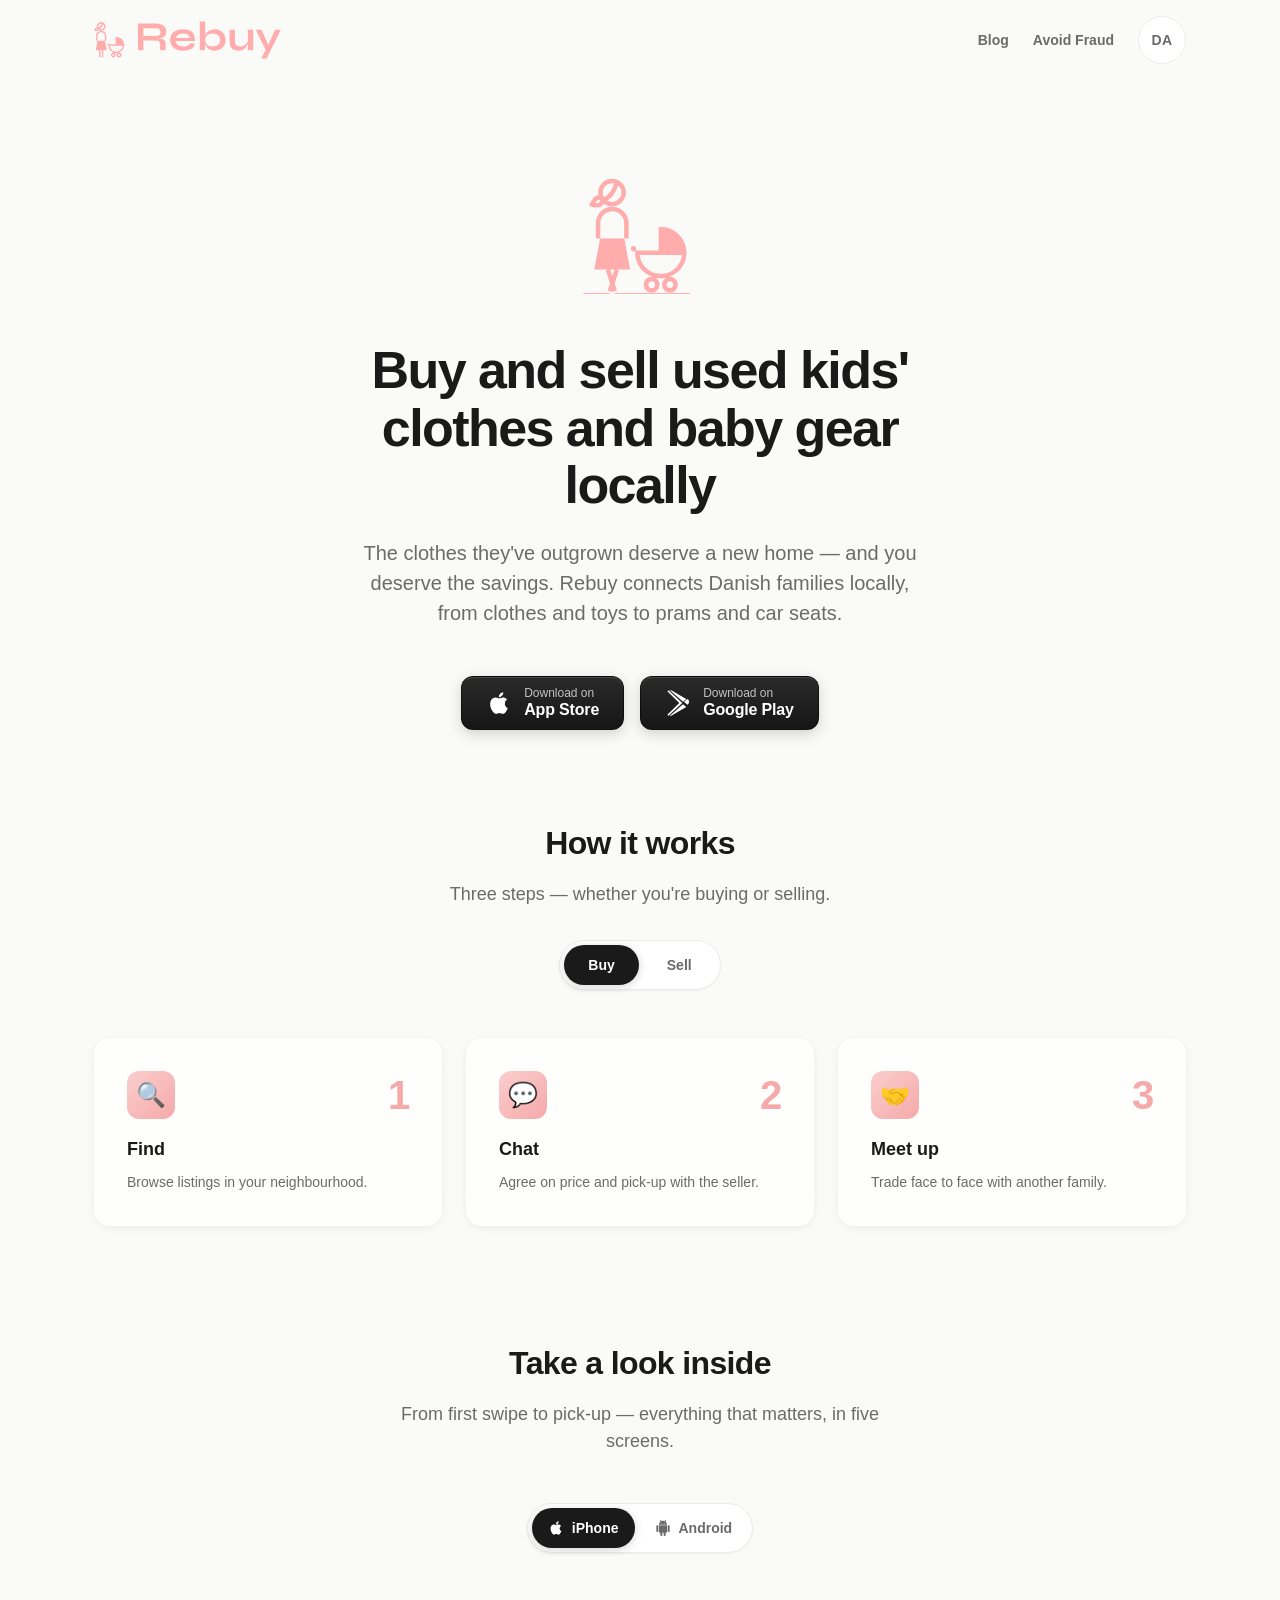
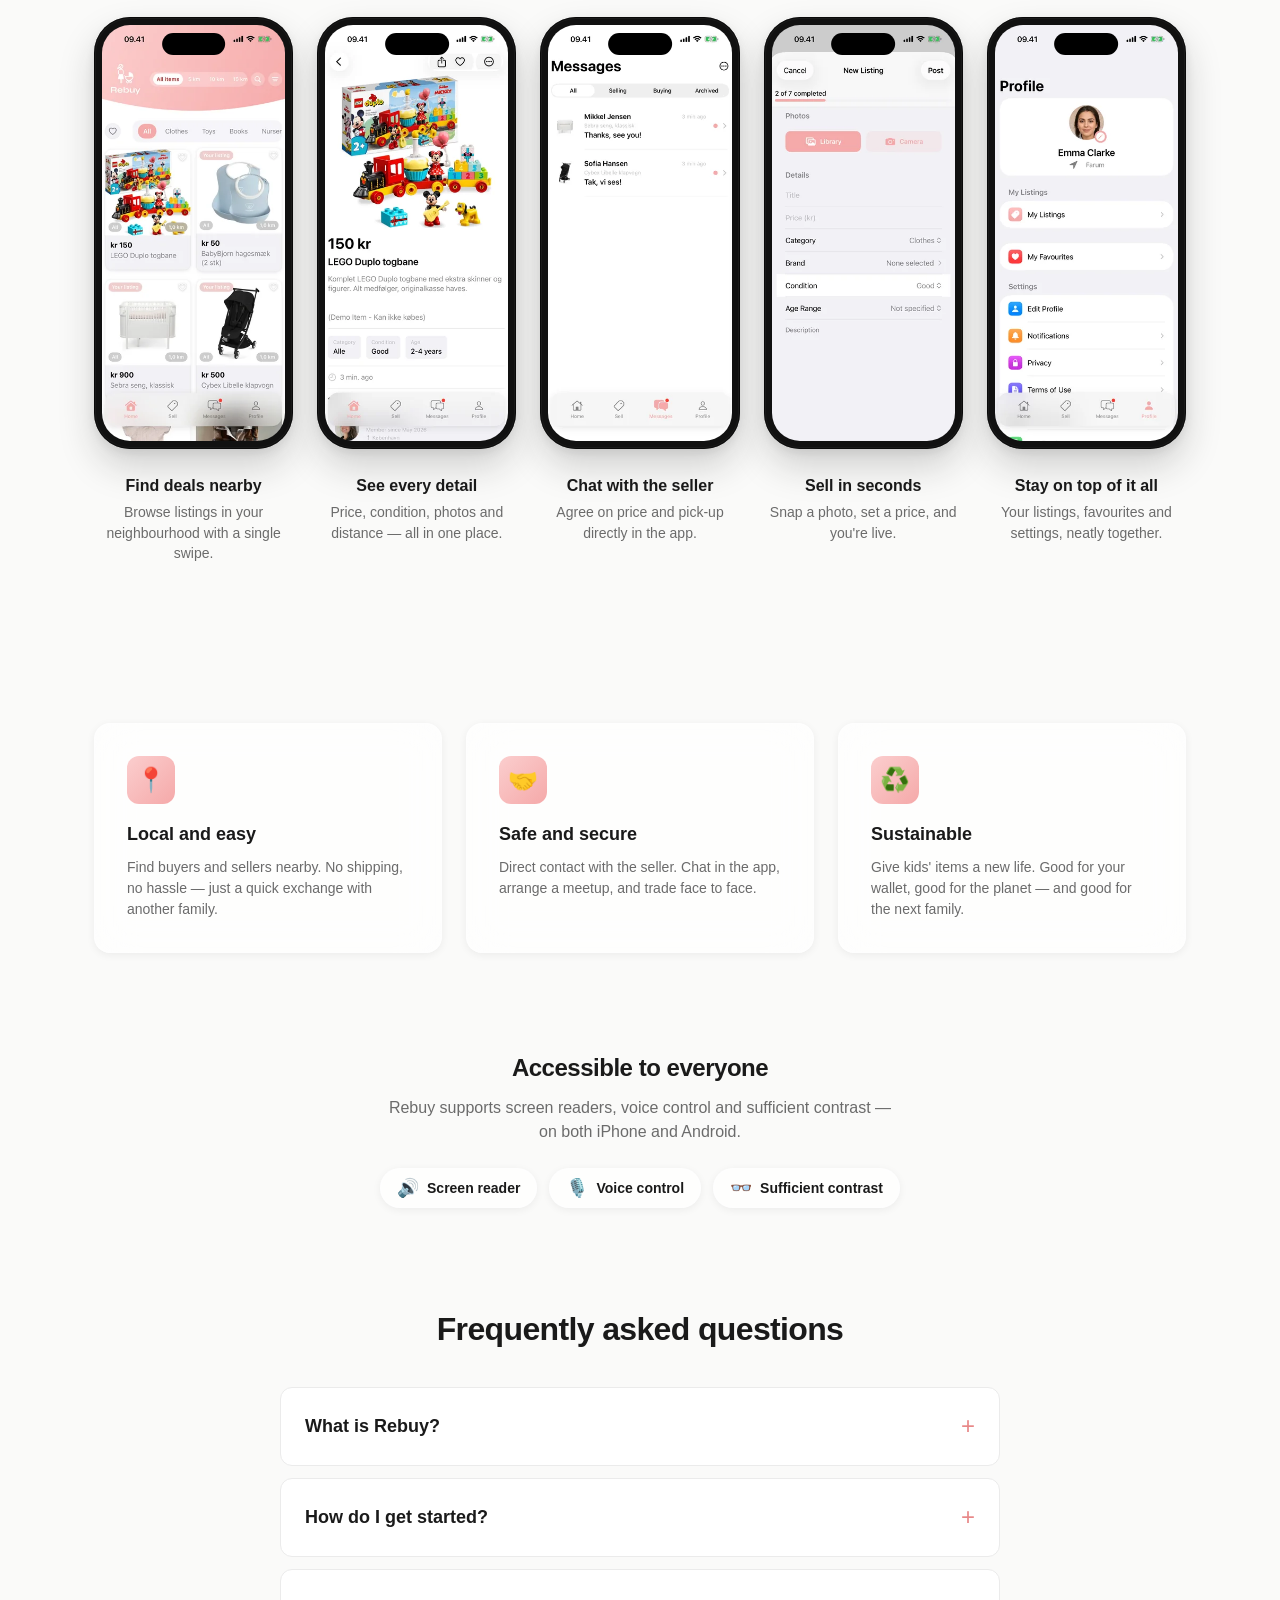
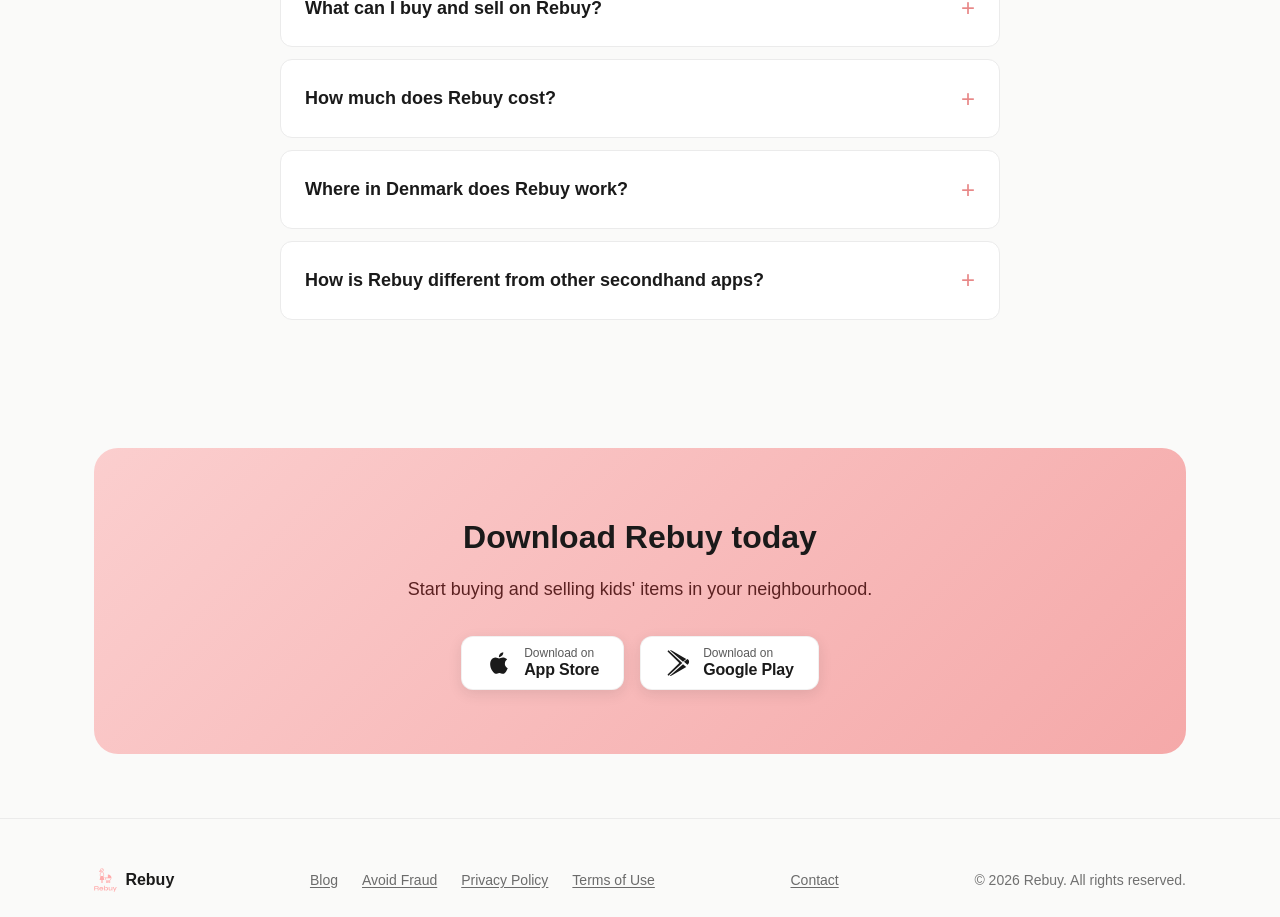
<file: index.html>
<!DOCTYPE html>
<html lang="da">
<head>
  <meta charset="UTF-8">
  <meta name="viewport" content="width=device-width, initial-scale=1.0">
  <!-- Security headers via meta (GitHub Pages sends no response headers). CSP
       allow-list = Google Fonts, Umami analytics, Appwrite (form POSTs). Note:
       X-Content-Type-Options and frame-ancestors need real response headers —
       out of scope for a meta-only fix. See issue #108. -->
  <meta http-equiv="Content-Security-Policy" content="default-src 'self'; base-uri 'self'; img-src 'self' data:; font-src 'self' https://fonts.gstatic.com; style-src 'self' 'unsafe-inline' https://fonts.googleapis.com; script-src 'self' 'unsafe-inline' https://umami.robert-jensen.dk; connect-src 'self' https://base.anchorit.dk https://umami.robert-jensen.dk; form-action 'self'">
  <meta name="referrer" content="strict-origin-when-cross-origin">
  <title>Rebuy — Køb og sælg brugt børnetøj lokalt</title>
  <meta name="description" content="Hent Rebuy gratis — appen hvor danske børnefamilier køber og sælger brugt børnetøj, babyudstyr og legetøj lokalt i dit nærområde.">
  <link rel="canonical" href="https://rebuy.dk/">
  <link rel="alternate" type="text/plain" title="llms.txt — overview for AI assistants" href="https://rebuy.dk/llms.txt">
  <link rel="alternate" type="text/plain" title="llms-full.txt — full site content for AI assistants" href="https://rebuy.dk/llms-full.txt">
  <meta name="robots" content="index, follow">

  <!-- Analytics -->
  <link rel="preconnect" href="https://umami.robert-jensen.dk">
  <script defer src="https://umami.robert-jensen.dk/script.js" data-website-id="ab067f06-e505-4511-97f9-28536a14614b" data-performance="true"></script>

  <!-- Open Graph -->
  <meta property="og:title" content="Rebuy — Køb og sælg brugt børnetøj lokalt">
  <meta property="og:description" content="Hent Rebuy gratis — appen hvor danske børnefamilier køber og sælger brugt børnetøj, babyudstyr og legetøj lokalt i dit nærområde.">
  <meta property="og:type" content="website">
  <meta property="og:url" content="https://rebuy.dk/">
  <meta property="og:locale" content="da_DK">
  <meta property="og:locale:alternate" content="en_GB">
  <meta property="og:site_name" content="Rebuy">
  <meta property="og:image" content="https://rebuy.dk/assets/logos/og-image.png">
  <meta property="og:image:width" content="1200">
  <meta property="og:image:height" content="630">
  <meta property="og:image:alt" content="Rebuy — Køb og sælg brugt børnetøj og babyudstyr lokalt">

  <!-- Twitter Card -->
  <meta name="twitter:card" content="summary_large_image">
  <meta name="twitter:title" content="Rebuy — Køb og sælg brugt børnetøj lokalt">
  <meta name="twitter:description" content="Hent Rebuy gratis — appen hvor danske børnefamilier køber og sælger brugt børnetøj, babyudstyr og legetøj lokalt i dit nærområde.">
  <meta name="twitter:image" content="https://rebuy.dk/assets/logos/og-image.png">

  <!-- Structured Data
       @graph bundles Organization, WebSite, MobileApplication and FAQPage so
       crawlers and AI search agents see a coherent entity description.
       FAQ answers MUST stay in sync with the visible FAQ section inside
       #launched-content in <main>.
       NOTE: aggregateRating is intentionally omitted until the App Store /
       Play Store have ≥5 genuine ratings — placeholder ratings violate
       Google's policy and fail the Rich Results Test. Add it (with real
       ratingValue/ratingCount) to the MobileApplication node once the
       reviews exist. See issue #47. -->
  <script type="application/ld+json">
  {
    "@context": "https://schema.org",
    "@graph": [
      {
        "@type": "Organization",
        "@id": "https://rebuy.dk/#organization",
        "name": "Rebuy",
        "url": "https://rebuy.dk/",
        "logo": {
          "@type": "ImageObject",
          "url": "https://rebuy.dk/assets/logos/og-image.png",
          "width": 1200,
          "height": 630
        },
        "sameAs": [
          "https://apps.apple.com/dk/app/rebuy-kids-secondhand-dk/id6762342818",
          "https://play.google.com/store/apps/details?id=com.anchorit.rebuy",
          "https://www.facebook.com/profile.php?id=61579549780622"
        ],
        "areaServed": {
          "@type": "Country",
          "name": "Denmark"
        },
        "contactPoint": [{
          "@type": "ContactPoint",
          "contactType": "customer support",
          "email": "support@rebuy.dk",
          "availableLanguage": ["da", "en"]
        }]
      },
      {
        "@type": "WebSite",
        "@id": "https://rebuy.dk/#website",
        "name": "Rebuy",
        "url": "https://rebuy.dk/",
        "inLanguage": ["da", "en"],
        "publisher": { "@id": "https://rebuy.dk/#organization" }
      },
      {
        "@type": "MobileApplication",
        "@id": "https://rebuy.dk/#app",
        "name": "Rebuy",
        "url": "https://rebuy.dk/",
        "description": "Hent Rebuy gratis — appen hvor danske børnefamilier køber og sælger brugt børnetøj, babyudstyr og legetøj lokalt i dit nærområde.",
        "applicationCategory": "ShoppingApplication",
        "applicationSubCategory": "Marketplace",
        "operatingSystem": "iOS, Android",
        "availableOnDevice": ["iPhone", "iPad", "Android"],
        "inLanguage": ["da", "en"],
        "offers": {
          "@type": "Offer",
          "price": "0",
          "priceCurrency": "DKK"
        },
        "audience": {
          "@type": "PeopleAudience",
          "audienceType": "Parents",
          "suggestedMinAge": 0,
          "suggestedMaxAge": 14
        },
        "featureList": [
          "Lokal markedsplads for brugt børnetøj og babyudstyr",
          "Chat med sælger direkte i appen",
          "Tag billede og opret annonce på sekunder",
          "Find annoncer i dit nærområde",
          "Favoritter og notifikationer"
        ],
        "screenshot": [
          "https://rebuy.dk/assets/screenshots/ios/da/01-feed@2x.webp",
          "https://rebuy.dk/assets/screenshots/ios/da/02-detail@2x.webp",
          "https://rebuy.dk/assets/screenshots/ios/da/03-messages@2x.webp",
          "https://rebuy.dk/assets/screenshots/ios/da/04-post@2x.webp",
          "https://rebuy.dk/assets/screenshots/ios/da/05-profile@2x.webp"
        ],
        "installUrl": [
          "https://apps.apple.com/dk/app/rebuy-kids-secondhand-dk/id6762342818",
          "https://play.google.com/store/apps/details?id=com.anchorit.rebuy"
        ],
        "publisher": { "@id": "https://rebuy.dk/#organization" }
      },
      {
        "@type": "FAQPage",
        "mainEntity": [
          {
            "@type": "Question",
            "name": "Hvad er Rebuy?",
            "acceptedAnswer": {
              "@type": "Answer",
              "text": "Rebuy er en dansk markedsplads, hvor børnefamilier nemt kan købe og sælge brugt børnetøj, legetøj og udstyr lokalt. Vi forbinder forældre i samme nabolag, så handlerne kan ske ansigt til ansigt — uden forsendelse, gebyrer eller besvær."
            }
          },
          {
            "@type": "Question",
            "name": "Hvordan kommer jeg i gang?",
            "acceptedAnswer": {
              "@type": "Answer",
              "text": "Hent Rebuy gratis i App Store eller Google Play, opret en konto, og du er klar til at finde annoncer i dit nærområde eller sælge det, dine børn er vokset fra."
            }
          },
          {
            "@type": "Question",
            "name": "Hvad kan jeg købe og sælge på Rebuy?",
            "acceptedAnswer": {
              "@type": "Answer",
              "text": "Brugt børnetøj og babytøj i alle størrelser, legetøj, bøger, sko, overtøj, barnevogne, autostole, babyudstyr og andet, som danske børnefamilier har brug for. Hvis det vedrører børn, hører det hjemme på Rebuy."
            }
          },
          {
            "@type": "Question",
            "name": "Hvad koster det at bruge Rebuy?",
            "acceptedAnswer": {
              "@type": "Answer",
              "text": "Rebuy er gratis at bruge. Der er ingen gebyrer for at oprette annoncer, chatte med en sælger eller gennemføre en handel. Vi tager heller ikke en del af salgsprisen."
            }
          },
          {
            "@type": "Question",
            "name": "Hvor i Danmark virker Rebuy?",
            "acceptedAnswer": {
              "@type": "Answer",
              "text": "Rebuy virker i hele Danmark. Appen finder annoncer og købere i dit nærområde — uanset om du bor i København, Aarhus, Odense, Aalborg eller en mindre by."
            }
          },
          {
            "@type": "Question",
            "name": "Hvordan adskiller Rebuy sig fra andre genbrugsapps?",
            "acceptedAnswer": {
              "@type": "Answer",
              "text": "Rebuy er bygget specifikt til danske børnefamilier og lokal handel ansigt til ansigt. Ingen forsendelse, ingen tredjeparts betaling — bare et nemt værktøj til at finde og afhænde børneting i dit eget nabolag."
            }
          }
        ]
      },
      {
        "@type": "HowTo",
        "@id": "https://rebuy.dk/#howto-buy",
        "name": "Sådan køber du på Rebuy",
        "description": "Find brugt børnetøj og babyudstyr i dit nærområde i tre trin.",
        "step": [
          { "@type": "HowToStep", "position": 1, "name": "Find", "text": "Browse annoncer i dit nærområde." },
          { "@type": "HowToStep", "position": 2, "name": "Chat", "text": "Aftal pris og afhentning med sælger." },
          { "@type": "HowToStep", "position": 3, "name": "Mød op", "text": "Handl ansigt til ansigt med en anden familie." }
        ]
      },
      {
        "@type": "HowTo",
        "@id": "https://rebuy.dk/#howto-sell",
        "name": "Sådan sælger du på Rebuy",
        "description": "Sælg det, dine børn er vokset fra, i tre trin.",
        "step": [
          { "@type": "HowToStep", "position": 1, "name": "Tag billede", "text": "Snap et foto af det, dine børn er vokset fra." },
          { "@type": "HowToStep", "position": 2, "name": "Sæt pris", "text": "Vælg en fair pris, og din annonce er online." },
          { "@type": "HowToStep", "position": 3, "name": "Aftal afhentning", "text": "Chat med køberen og aftal et lokalt møde." }
        ]
      }
    ]
  }
  </script>

  <!-- Mobile -->
  <meta name="theme-color" content="#FAFAF9">
  <meta name="mobile-web-app-capable" content="yes">
  <meta name="apple-mobile-web-app-status-bar-style" content="default">

  <!-- Smart App Banner (iOS Safari). app-id matches APP_STORE_URL in
       site.config.js (.../id6762342818). Android Chrome's equivalent is
       related_applications + prefer_related_applications in
       manifest.webmanifest. -->
  <meta name="apple-itunes-app" content="app-id=6762342818">

  <!-- Favicon + PWA manifest -->
  <link rel="icon" type="image/svg+xml" href="assets/logos/favicon.svg">
  <link rel="apple-touch-icon" href="assets/logos/apple-touch-icon.png">
  <link rel="manifest" href="/manifest.webmanifest">

  <!-- i18n hreflang.
       /en/ is a real, indexable English page generated at deploy time by
       scripts/build-en.js from this file + the `en` dictionary in js/i18n.js
       (issue #97). That satisfies the precondition #34 was waiting on, so the
       hreflang="en" alternate it deferred is now valid and declared here.
       Both pages must list this identical, reciprocal set — if one side is
       missing or points elsewhere, Google discards the annotation entirely.
       build-en.js rewrites this block for the English page. -->
  <link rel="alternate" hreflang="da" href="https://rebuy.dk/">
  <link rel="alternate" hreflang="en" href="https://rebuy.dk/en/">
  <link rel="alternate" hreflang="x-default" href="https://rebuy.dk/">

  <!-- Fonts -->
  <link rel="preconnect" href="https://fonts.googleapis.com">
  <link rel="preconnect" href="https://fonts.gstatic.com" crossorigin>
  <link rel="preload" as="style" href="https://fonts.googleapis.com/css2?family=Instrument+Sans:wght@400;500;600;700&display=swap">
  <link href="https://fonts.googleapis.com/css2?family=Instrument+Sans:wght@400;500;600;700&display=swap" rel="stylesheet" media="print" onload="this.media='all'">
  <noscript><link href="https://fonts.googleapis.com/css2?family=Instrument+Sans:wght@400;500;600;700&display=swap" rel="stylesheet"></noscript>

  <!-- Progressive enhancement flag, set before first paint. The scroll-reveal
       styles (.js [data-animate]) only hide content when this class is present,
       so visitors (and crawlers) without JS see every section fully rendered. -->
  <script>document.documentElement.classList.add("js");</script>

  <!-- Styles (inlined for FCP) -->
  <style>
:root {
--color-primary: #F5A9A9;
--color-primary-light: #FBCECE;
--color-primary-dark: #E88888;
--color-primary-gradient: linear-gradient(135deg, #FBCECE 0%, #F5A9A9 100%);
--color-bg: #FAFAF9;
--color-bg-card: #FFFFFF;
--color-bg-warm: #FFF8F6;
--color-text: #1A1A1A;
--color-text-secondary: #6B6B6B;
--color-text-muted: #707070;
--color-border: #EBEBEB;
--color-success: #34C759;
--color-warning: #FF9500;
--color-error: #FF3B30;
--font-family: 'Instrument Sans', -apple-system, BlinkMacSystemFont, 'Segoe UI', sans-serif;
--text-xs: 0.75rem;
--text-sm: 0.875rem;
--text-base: 1rem;
--text-lg: 1.125rem;
--text-xl: 1.25rem;
--text-2xl: 1.5rem;
--text-3xl: 2rem;
--text-4xl: 2.5rem;
--text-5xl: 3.25rem;
--space-xxs: 4px;
--space-xs: 8px;
--space-sm: 12px;
--space-md: 16px;
--space-lg: 24px;
--space-xl: 32px;
--space-2xl: 48px;
--space-3xl: 64px;
--space-4xl: 96px;
--radius-sm: 8px;
--radius-md: 12px;
--radius-lg: 16px;
--radius-xl: 24px;
--radius-full: 9999px;
--shadow-sm: 0 1px 2px rgba(0, 0, 0, 0.04);
--shadow: 0 2px 8px rgba(0, 0, 0, 0.06);
--shadow-md: 0 4px 16px rgba(0, 0, 0, 0.08);
--shadow-lg: 0 8px 32px rgba(0, 0, 0, 0.1);
--shadow-pink: 0 8px 32px rgba(245, 169, 169, 0.3);
--transition-fast: 150ms ease;
--transition-base: 250ms ease;
--transition-slow: 400ms ease;
}
*,
*::before,
*::after {
margin: 0;
padding: 0;
box-sizing: border-box;
}
html {
scroll-behavior: smooth;
-webkit-text-size-adjust: 100%;
}
body {
font-family: var(--font-family);
font-size: var(--text-base);
line-height: 1.6;
color: var(--color-text);
background-color: var(--color-bg);
-webkit-font-smoothing: antialiased;
-moz-osx-font-smoothing: grayscale;
overflow-x: hidden;
-webkit-tap-highlight-color: transparent;
}
img,
svg {
display: block;
max-width: 100%;
}
a {
color: var(--color-primary-dark);
text-decoration: none;
transition: color var(--transition-fast);
}
a:hover {
color: var(--color-text);
}
.container {
width: 100%;
max-width: 1140px;
margin: 0 auto;
padding: 0 var(--space-lg);
}
.section {
padding: var(--space-4xl) 0;
}
.header {
position: sticky;
top: 0;
z-index: 100;
padding: var(--space-md) 0;
background: rgba(250, 250, 249, 0.8);
backdrop-filter: blur(20px);
-webkit-backdrop-filter: blur(20px);
border-bottom: 1px solid transparent;
transition: border-color var(--transition-base);
}
.header--scrolled {
border-bottom-color: var(--color-border);
}
.header-inner {
display: flex;
align-items: center;
justify-content: space-between;
}
.header-logo {
display: flex;
align-items: center;
gap: var(--space-sm);
}
.header-logo img {
height: 36px;
width: auto;
}
.header-logo-text {
font-size: var(--text-xl);
font-weight: 700;
color: var(--color-text);
letter-spacing: -0.02em;
}
.lang-toggle {
display: inline-flex;
align-items: center;
justify-content: center;
padding: var(--space-xxs) var(--space-sm);
font-family: var(--font-family);
font-size: var(--text-sm);
font-weight: 600;
color: var(--color-text-secondary);
background: var(--color-bg-card);
border: 1.5px solid var(--color-border);
border-radius: var(--radius-full);
cursor: pointer;
transition: all var(--transition-fast);
letter-spacing: 0.03em;
line-height: 1;
min-width: 48px;
min-height: 48px;
}
.lang-toggle:hover {
border-color: var(--color-primary);
color: var(--color-primary-dark);
background: var(--color-bg-warm);
}
.lang-toggle:active {
transform: scale(0.96);
}
.hero {
padding: var(--space-4xl) 0 var(--space-lg);
text-align: center;
}
.hero-logo {
width: 180px;
height: auto;
margin: 0 auto var(--space-xl);
aspect-ratio: 540 / 400;
}
.hero-badge {
display: inline-block;
padding: var(--space-xs) var(--space-md);
background: var(--color-primary-light);
color: #5C2222;
font-size: var(--text-sm);
font-weight: 600;
border-radius: var(--radius-full);
margin-bottom: var(--space-lg);
}
.hero h1 {
font-size: var(--text-5xl);
font-weight: 700;
line-height: 1.1;
letter-spacing: -0.03em;
color: var(--color-text);
margin-bottom: var(--space-lg);
max-width: 700px;
margin-left: auto;
margin-right: auto;
padding: 0 var(--space-lg);
}
.hero-subtitle {
font-size: var(--text-xl);
color: var(--color-text-secondary);
max-width: 560px;
margin: 0 auto var(--space-2xl);
line-height: 1.5;
}
.cards {
display: grid;
grid-template-columns: repeat(3, 1fr);
gap: var(--space-lg);
padding: var(--space-3xl) 0;
}
.card {
background: rgba(255, 255, 255, 0.7);
backdrop-filter: blur(20px);
-webkit-backdrop-filter: blur(20px);
border: 1px solid rgba(255, 255, 255, 0.4);
border-radius: var(--radius-lg);
padding: var(--space-xl);
box-shadow: var(--shadow);
transition: transform var(--transition-base), box-shadow var(--transition-base);
}
.card:hover {
transform: translateY(-4px);
box-shadow: var(--shadow-md);
}
.card-icon {
width: 48px;
height: 48px;
display: flex;
align-items: center;
justify-content: center;
background: var(--color-primary-gradient);
border-radius: var(--radius-md);
margin-bottom: var(--space-md);
font-size: 24px;
}
.card h3 {
font-size: var(--text-lg);
font-weight: 600;
margin-bottom: var(--space-xs);
color: var(--color-text);
}
.card p {
font-size: var(--text-sm);
color: var(--color-text-secondary);
line-height: 1.5;
}
.signup {
max-width: 500px;
margin: 0 auto;
padding: var(--space-xl) var(--space-lg);
text-align: center;
}
.signup h2 {
font-size: var(--text-2xl);
font-weight: 600;
margin-bottom: var(--space-xs);
color: var(--color-text);
}
.signup p {
color: var(--color-text-secondary);
margin-bottom: var(--space-lg);
}
.signup-form {
display: flex;
gap: var(--space-sm);
justify-content: center;
}
.signup-form input[type="email"] {
flex: 1;
padding: var(--space-sm) var(--space-md);
font-family: var(--font-family);
font-size: 16px;
border: 1.5px solid var(--color-border);
border-radius: var(--radius-md);
background: var(--color-bg-card);
color: var(--color-text);
outline: none;
transition: border-color var(--transition-fast);
min-height: 48px;
}
.signup-form input[type="email"]:focus {
border-color: var(--color-primary);
box-shadow: 0 0 0 3px rgba(245, 169, 169, 0.2);
}
.signup-form input[type="email"]::placeholder {
color: var(--color-text-muted);
}
.signup-success {
display: none;
padding: var(--space-md);
background: rgba(52, 199, 89, 0.1);
border: 1px solid rgba(52, 199, 89, 0.3);
border-radius: var(--radius-md);
color: var(--color-success);
font-weight: 500;
}
.signup-success.visible {
display: block;
}
.btn {
display: inline-flex;
align-items: center;
justify-content: center;
gap: var(--space-xs);
padding: var(--space-sm) var(--space-lg);
font-family: var(--font-family);
font-size: var(--text-base);
font-weight: 600;
border: none;
border-radius: var(--radius-md);
cursor: pointer;
transition: all var(--transition-fast);
text-decoration: none;
line-height: 1.4;
min-height: 48px;
}
.btn-primary {
background: var(--color-primary-gradient);
color: var(--color-text);
box-shadow: var(--shadow-pink);
}
.btn-primary:hover {
background: var(--color-primary-dark);
color: var(--color-text);
transform: translateY(-1px);
box-shadow: 0 12px 40px rgba(245, 169, 169, 0.4);
}
.btn-primary:active {
transform: translateY(0);
}
.btn-secondary {
background: var(--color-bg-card);
color: var(--color-text);
border: 1.5px solid var(--color-border);
}
.btn-secondary:hover {
border-color: var(--color-primary);
color: var(--color-text);
}
.store-buttons {
display: flex;
gap: var(--space-md);
justify-content: center;
flex-wrap: wrap;
}
.store-btn {
display: inline-flex;
align-items: center;
gap: var(--space-sm);
padding: var(--space-sm) var(--space-lg);
background: var(--color-text);
color: #FFFFFF;
border-radius: var(--radius-md);
font-size: var(--text-sm);
font-weight: 500;
transition: all var(--transition-fast);
text-decoration: none;
min-height: 48px;
}
.store-btn:hover {
background: #333;
color: #FFFFFF;
transform: translateY(-2px);
box-shadow: var(--shadow-md);
}
.store-btn svg {
width: 24px;
height: 24px;
flex-shrink: 0;
}
.store-btn-text {
display: flex;
flex-direction: column;
text-align: left;
line-height: 1.2;
}
.store-btn-label {
font-size: var(--text-xs);
font-weight: 400;
opacity: 0.8;
}
.store-btn-name {
font-size: var(--text-base);
font-weight: 600;
}
.cta {
background: var(--color-primary-gradient);
border-radius: var(--radius-xl);
padding: var(--space-3xl) var(--space-xl);
text-align: center;
margin: var(--space-3xl) 0;
}
.cta h2 {
font-size: var(--text-3xl);
font-weight: 700;
color: var(--color-text);
margin-bottom: var(--space-sm);
}
.cta p {
font-size: var(--text-lg);
color: #5C2222;
margin-bottom: var(--space-xl);
}
.cta .store-btn {
background: #FFFFFF;
color: var(--color-text);
}
.cta .store-btn:hover {
background: #F5F5F4;
color: var(--color-text);
}
.footer {
padding: var(--space-2xl) 0;
border-top: 1px solid var(--color-border);
}
.footer-inner {
display: flex;
align-items: center;
justify-content: space-between;
flex-wrap: wrap;
gap: var(--space-md);
}
.footer-logo {
display: flex;
align-items: center;
gap: var(--space-xs);
}
.footer-logo img {
height: 24px;
width: auto;
}
.footer-logo-text {
font-weight: 600;
color: var(--color-text);
}
.footer-links {
display: flex;
gap: var(--space-lg);
}
.footer-links a {
font-size: var(--text-sm);
color: var(--color-text-secondary);
text-decoration: underline;
text-underline-offset: 2px;
}
.footer-links a:hover {
color: var(--color-text);
}
.footer-copyright {
font-size: var(--text-sm);
color: var(--color-text-muted);
}
@keyframes fadeInUp {
from {
opacity: 0;
transform: translateY(20px);
}
to {
opacity: 1;
transform: translateY(0);
}
}
@keyframes float {
0%, 100% {
transform: translateY(0);
}
50% {
transform: translateY(-10px);
}
}
@keyframes pulse {
0%, 100% {
opacity: 1;
}
50% {
opacity: 0.7;
}
}
.js [data-animate] {
opacity: 0;
transform: translateY(20px);
transition: opacity var(--transition-slow), transform var(--transition-slow);
}
.js [data-animate].visible {
opacity: 1;
transform: translateY(0);
}
[data-animate-delay="1"] {
transition-delay: 100ms;
}
[data-animate-delay="2"] {
transition-delay: 200ms;
}
[data-animate-delay="3"] {
transition-delay: 300ms;
}
.hero-logo {
animation: float 4s ease-in-out infinite;
}
.hidden {
display: none !important;
}
.text-center {
text-align: center;
}
@media (hover: none) {
.card:hover {
transform: none;
box-shadow: var(--shadow);
}
.store-btn:hover {
transform: none;
box-shadow: none;
}
.btn-primary:hover {
transform: none;
}
}
@media (max-width: 900px) {
.cards {
grid-template-columns: 1fr;
max-width: 480px;
margin: 0 auto;
}
.hero h1 {
font-size: var(--text-4xl);
}
.cta h2 {
font-size: var(--text-2xl);
}
}
@media (max-width: 640px) {
.container {
padding: 0 var(--space-md);
}
.hero {
padding: var(--space-2xl) 0 var(--space-xl);
}
.hero h1 {
font-size: var(--text-3xl);
padding: 0 var(--space-md);
word-break: break-word;
overflow-wrap: break-word;
hyphens: auto;
}
.hero-subtitle {
font-size: var(--text-base);
padding: 0 var(--space-md);
}
.hero-logo {
width: 120px;
margin-bottom: var(--space-lg);
}
.hero-badge {
margin-bottom: var(--space-md);
}
.cards {
padding: var(--space-xl) 0;
gap: var(--space-md);
}
.card {
padding: var(--space-lg);
}
.signup {
padding: var(--space-xl) var(--space-md);
}
.signup h2 {
font-size: var(--text-xl);
}
.signup-form {
flex-direction: column;
}
.signup-form .btn {
width: 100%;
}
.store-buttons {
flex-direction: column;
align-items: stretch;
}
.store-btn {
justify-content: center;
}
.cta {
padding: var(--space-xl) var(--space-md);
border-radius: var(--radius-lg);
margin: var(--space-xl) 0;
}
.cta h2 {
font-size: var(--text-xl);
}
.cta p {
font-size: var(--text-base);
}
.footer {
padding: var(--space-lg) 0;
}
.footer-inner {
flex-direction: column;
text-align: center;
gap: var(--space-sm);
}
.footer-links {
flex-wrap: wrap;
justify-content: center;
gap: var(--space-md);
}
}
@media (max-width: 380px) {
.hero h1 {
font-size: 1.625rem;
}
.hero-subtitle {
font-size: var(--text-sm);
}
.hero-logo {
width: 100px;
}
.header-logo-text {
font-size: var(--text-base);
}
.card-icon {
width: 40px;
height: 40px;
font-size: 20px;
}
.store-btn {
padding: var(--space-sm) var(--space-md);
}
}
@supports (padding: env(safe-area-inset-bottom)) {
.header {
padding-left: env(safe-area-inset-left);
padding-right: env(safe-area-inset-right);
}
.footer {
padding-bottom: calc(var(--space-lg) + env(safe-area-inset-bottom));
}
}
@media (prefers-reduced-motion: reduce) {
*,
*::before,
*::after {
animation-duration: 0.01ms !important;
animation-iteration-count: 1 !important;
transition-duration: 0.01ms !important;
}
html {
scroll-behavior: auto;
}
.js [data-animate] {
opacity: 1;
transform: none;
}
.hero-logo {
animation: none;
}
}
:focus-visible {
outline: 2px solid var(--color-primary);
outline-offset: 2px;
}
input:focus-visible {
outline: none;
}
  </style>
  <link rel="stylesheet" href="css/styles.css?v=__VERSION__" media="print" onload="this.media='all'">
  <noscript><link rel="stylesheet" href="css/styles.css?v=__VERSION__"></noscript>
</head>
<body>

  <!-- Header -->
  <header class="header">
    <div class="container header-inner">
      <a href="./" class="header-logo">
        <img src="/assets/logos/color-icon-left-layout.svg?v=20260419" alt="Rebuy" width="188" height="40">
      </a>
      <nav class="header-nav" aria-label="Primary navigation">
        <a href="/blog/">Blog</a>
        <a href="/avoid-fraud/" data-i18n="footer.fraud">Undgå svindel</a>
      </nav>
      <button id="lang-toggle" class="lang-toggle" type="button" aria-label="Switch language">
        <span data-i18n="lang.toggle">EN</span>
      </button>
    </div>
  </header>

  <main>

    <!-- ============================================================
         PRE-LAUNCH CONTENT
         Stripped from the deployed HTML when SITE_MODE = "launched"
         by scripts/build-modes.js. See CLAUDE.md → "Site modes".
         ============================================================ -->
    <!--build:mode-prelaunch:start-->
    <section id="prelaunch-content">

      <!-- Hero -->
      <div class="hero">
        <img src="assets/logos/logo-animated.svg"
             alt="Rebuy — mor med barnevogn der køber og sælger brugt børnetøj lokalt"
             data-i18n-alt="hero.logoAlt"
             class="hero-logo" width="180" height="134">
        <span class="hero-badge" data-i18n="prelaunch.badge">Kommer snart</span>
        <h1 data-i18n="prelaunch.title">En ny måde at købe og sælge børneting er på vej</h1>
      </div>

      <!-- Email Signup -->
      <div class="signup" data-animate>
        <h2 data-i18n="signup.title">Bliv den første til at høre nyt</h2>
        <p data-i18n="signup.text">Tilmeld dig og få besked, når Rebuy er klar til download.</p>
        <form id="signup-form" class="signup-form">
          <input type="email" name="email" placeholder="Din e-mail" required data-i18n-placeholder="signup.placeholder" data-i18n-aria="signup.aria" aria-label="E-mailadresse">
          <button type="submit" class="btn btn-primary" data-i18n="signup.button">Tilmeld</button>
        </form>
        <div id="signup-success" class="signup-success" data-i18n="signup.success">
          Tak for din tilmelding! Vi sender dig en besked, når Rebuy er klar. 🎉
        </div>
        <p id="signup-error" class="signup-error" hidden>
          <span data-i18n="signup.error">Noget gik galt. Prøv igen, eller</span>
          <button type="button" class="signup-error-link" id="signup-error-contact" data-i18n="signup.errorCta">kontakt os via formularen</button>.
        </p>
      </div>

    </section>

    <!--build:mode-prelaunch:end-->

    <!-- ============================================================
         LAUNCHED CONTENT
         Stripped from the deployed HTML when SITE_MODE = "prelaunch"
         by scripts/build-modes.js. See CLAUDE.md → "Site modes".
         ============================================================ -->
    <!--build:mode-launched:start-->
    <section id="launched-content" class="hidden">

      <!-- Hero -->
      <div class="hero">
        <img src="assets/logos/logo-animated.svg" alt="Rebuy — mor med barnevogn" class="hero-logo" width="180" height="134">
        <h1 data-i18n="launched.title">Køb og sælg brugt børnetøj og babyudstyr lokalt</h1>
        <p class="hero-subtitle" data-i18n="launched.subtitle">
          Børnetøjet de er vokset fra fortjener et nyt hjem. Sparepengene fortjener du. Rebuy forbinder danske børnefamilier lokalt — fra tøj og legetøj til barnevogne og autostole.
        </p>
        <div class="store-buttons">
          <a id="app-store-btn" href="https://apps.apple.com/dk/app/rebuy-kids-secondhand-dk/id6762342818" class="store-btn" aria-label="Download fra App Store" data-umami-event="appstore-click" data-umami-event-placement="hero">
            <svg viewBox="0 0 24 24" fill="currentColor" aria-hidden="true">
              <path d="M18.71 19.5c-.83 1.24-1.71 2.45-3.05 2.47-1.34.03-1.77-.79-3.29-.79-1.53 0-2 .77-3.27.82-1.31.05-2.3-1.32-3.14-2.53C4.25 17 2.94 12.45 4.7 9.39c.87-1.52 2.43-2.48 4.12-2.51 1.28-.02 2.5.87 3.29.87.78 0 2.26-1.07 3.8-.91.65.03 2.47.26 3.64 1.98-.09.06-2.17 1.28-2.15 3.81.03 3.02 2.65 4.03 2.68 4.04-.03.07-.42 1.44-1.38 2.83M13 3.5c.73-.83 1.94-1.46 2.94-1.5.13 1.17-.34 2.35-1.04 3.19-.69.85-1.83 1.51-2.95 1.42-.15-1.15.41-2.35 1.05-3.11z"/>
            </svg>
            <span class="store-btn-text">
              <span class="store-btn-label" data-i18n="store.download">Download fra</span>
              <span class="store-btn-name" data-i18n="store.appstore">App Store</span>
            </span>
          </a>
          <a id="play-store-btn" href="https://play.google.com/store/apps/details?id=com.anchorit.rebuy" class="store-btn" aria-label="Download fra Google Play" data-umami-event="playstore-click" data-umami-event-placement="hero">
            <svg viewBox="0 0 24 24" fill="currentColor" aria-hidden="true">
              <path d="M3.18 23.75c-.36-.17-.68-.52-.82-1.03L13.2 12 2.36 1.28c.14-.51.46-.86.82-1.03L15.97 12 3.18 23.75zm1.06.2L16.62 13.2l2.98 2.53-13.44 7.7c-.6.34-1.32.5-1.92.52zm0-23.9c.6.02 1.32.18 1.92.52l13.44 7.7-2.98 2.53L4.24.05zM20.68 13.65l-3.17-2.69 3.17-2.69c.88.5 1.56 1.17 1.56 2.69s-.68 2.19-1.56 2.69z"/>
            </svg>
            <span class="store-btn-text">
              <span class="store-btn-label" data-i18n="store.download">Download fra</span>
              <span class="store-btn-name" data-i18n="store.playstore">Google Play</span>
            </span>
          </a>
        </div>
      </div>

      <!-- How it works -->
      <section class="howitworks" aria-labelledby="howitworks-title">
        <div class="container">
          <h2 id="howitworks-title" data-i18n="howit.title">Sådan virker det</h2>
          <p class="howitworks-subtitle" data-i18n="howit.subtitle">Tre trin — uanset om du køber eller sælger.</p>

          <!-- Buy / Sell flow toggle (segmented control) -->
          <div class="flow-tabs" role="tablist" aria-label="Vælg flow" data-i18n-aria="howit.tablist">
            <button type="button" class="flow-tab" id="flow-tab-buy"
                    role="tab" aria-controls="flow-panel-buy" aria-selected="true"
                    data-flow="buy" data-i18n="howit.tab.buy">Køb</button>
            <button type="button" class="flow-tab" id="flow-tab-sell"
                    role="tab" aria-controls="flow-panel-sell" aria-selected="false"
                    data-flow="sell" data-i18n="howit.tab.sell">Sælg</button>
          </div>

          <!-- Buy flow -->
          <div class="flow-panel" id="flow-panel-buy" role="tabpanel"
               aria-labelledby="flow-tab-buy" data-flow="buy">
            <ol class="howitworks-steps">
              <li class="step-card card" data-animate data-animate-delay="1">
                <div class="step-card-head">
                  <div class="card-icon" aria-hidden="true">🔍</div>
                  <span class="step-card-num" aria-hidden="true">1</span>
                </div>
                <h3 data-i18n="howit.buy.1.title">Find</h3>
                <p data-i18n="howit.buy.1.text">Browse annoncer i dit nærområde.</p>
              </li>
              <li class="step-card card" data-animate data-animate-delay="2">
                <div class="step-card-head">
                  <div class="card-icon" aria-hidden="true">💬</div>
                  <span class="step-card-num" aria-hidden="true">2</span>
                </div>
                <h3 data-i18n="howit.buy.2.title">Chat</h3>
                <p data-i18n="howit.buy.2.text">Aftal pris og afhentning med sælger.</p>
              </li>
              <li class="step-card card" data-animate data-animate-delay="3">
                <div class="step-card-head">
                  <div class="card-icon" aria-hidden="true">🤝</div>
                  <span class="step-card-num" aria-hidden="true">3</span>
                </div>
                <h3 data-i18n="howit.buy.3.title">Mød op</h3>
                <p data-i18n="howit.buy.3.text">Handl ansigt til ansigt med en anden familie.</p>
              </li>
            </ol>
          </div>

          <!-- Sell flow -->
          <div class="flow-panel" id="flow-panel-sell" role="tabpanel"
               aria-labelledby="flow-tab-sell" data-flow="sell" hidden>
            <ol class="howitworks-steps">
              <li class="step-card card">
                <div class="step-card-head">
                  <div class="card-icon" aria-hidden="true">📸</div>
                  <span class="step-card-num" aria-hidden="true">1</span>
                </div>
                <h3 data-i18n="howit.sell.1.title">Tag billede</h3>
                <p data-i18n="howit.sell.1.text">Snap et foto af det, dine børn er vokset fra.</p>
              </li>
              <li class="step-card card">
                <div class="step-card-head">
                  <div class="card-icon" aria-hidden="true">🏷️</div>
                  <span class="step-card-num" aria-hidden="true">2</span>
                </div>
                <h3 data-i18n="howit.sell.2.title">Sæt pris</h3>
                <p data-i18n="howit.sell.2.text">Vælg en fair pris, og din annonce er online.</p>
              </li>
              <li class="step-card card">
                <div class="step-card-head">
                  <div class="card-icon" aria-hidden="true">📦</div>
                  <span class="step-card-num" aria-hidden="true">3</span>
                </div>
                <h3 data-i18n="howit.sell.3.title">Aftal afhentning</h3>
                <p data-i18n="howit.sell.3.text">Chat med køberen og aftal et lokalt møde.</p>
              </li>
            </ol>
          </div>
        </div>
      </section>

      <!-- App Showcase -->
      <section class="showcase" aria-labelledby="showcase-title">
        <div class="container">
          <h2 id="showcase-title" data-i18n="showcase.title">Tag et kig i appen</h2>
          <p class="showcase-subtitle" data-i18n="showcase.subtitle">Fra første swipe til afhentning — alt det vigtigste på fem skærme.</p>

          <!-- Platform tabs (iOS / Android) -->
          <div class="platform-tabs" role="tablist" aria-label="Vælg platform">
            <button type="button" class="platform-tab" id="platform-tab-ios"
                    role="tab" aria-controls="phone-gallery-ios" aria-selected="true"
                    data-platform="ios">
              <svg viewBox="0 0 24 24" fill="currentColor" aria-hidden="true">
                <path d="M18.71 19.5c-.83 1.24-1.71 2.45-3.05 2.47-1.34.03-1.77-.79-3.29-.79-1.53 0-2 .77-3.27.82-1.31.05-2.3-1.32-3.14-2.53C4.25 17 2.94 12.45 4.7 9.39c.87-1.52 2.43-2.48 4.12-2.51 1.28-.02 2.5.87 3.29.87.78 0 2.26-1.07 3.8-.91.65.03 2.47.26 3.64 1.98-.09.06-2.17 1.28-2.15 3.81.03 3.02 2.65 4.03 2.68 4.04-.03.07-.42 1.44-1.38 2.83M13 3.5c.73-.83 1.94-1.46 2.94-1.5.13 1.17-.34 2.35-1.04 3.19-.69.85-1.83 1.51-2.95 1.42-.15-1.15.41-2.35 1.05-3.11z"/>
              </svg>
              <span>iPhone</span>
            </button>
            <button type="button" class="platform-tab" id="platform-tab-android"
                    role="tab" aria-controls="phone-gallery-android" aria-selected="false"
                    data-platform="android">
              <svg viewBox="0 0 24 24" fill="currentColor" aria-hidden="true">
                <path d="M6 18c0 .55.45 1 1 1h1v3.5c0 .83.67 1.5 1.5 1.5s1.5-.67 1.5-1.5V19h2v3.5c0 .83.67 1.5 1.5 1.5s1.5-.67 1.5-1.5V19h1c.55 0 1-.45 1-1V8H6v10zM3.5 8C2.67 8 2 8.67 2 9.5v7c0 .83.67 1.5 1.5 1.5S5 17.33 5 16.5v-7C5 8.67 4.33 8 3.5 8zm17 0c-.83 0-1.5.67-1.5 1.5v7c0 .83.67 1.5 1.5 1.5s1.5-.67 1.5-1.5v-7c0-.83-.67-1.5-1.5-1.5zm-4.97-5.84l1.3-1.3c.2-.2.2-.51 0-.71-.2-.2-.51-.2-.71 0l-1.48 1.48C13.85 1.23 12.95 1 12 1c-.96 0-1.86.23-2.66.63L7.85.15c-.2-.2-.51-.2-.71 0-.2.2-.2.51 0 .71l1.31 1.31C6.97 3.26 6 5.01 6 7h12c0-1.99-.97-3.75-2.47-4.84zM10 5H9V4h1v1zm5 0h-1V4h1v1z"/>
              </svg>
              <span>Android</span>
            </button>
          </div>
        </div>

        <!-- iOS gallery -->
        <div class="phone-gallery" id="phone-gallery-ios" role="list" data-platform="ios">
          <figure class="phone-card" role="listitem">
            <div class="phone-frame phone-frame--ios">
              <img data-img="01-feed" src="assets/screenshots/ios/da/01-feed.webp" srcset="assets/screenshots/ios/da/01-feed.webp 1x, assets/screenshots/ios/da/01-feed@2x.webp 2x" alt="Rebuy app — find brugt børnetøj i nærheden med pris og afstand" data-i18n-alt="showcase.feed.alt" width="360" height="780" loading="lazy" decoding="async">
            </div>
            <figcaption>
              <h3 data-i18n="showcase.feed.title">Find tilbud i nærheden</h3>
              <p data-i18n="showcase.feed.text">Browse annoncer i dit lokalområde med ét swipe.</p>
            </figcaption>
          </figure>
          <figure class="phone-card" role="listitem">
            <div class="phone-frame phone-frame--ios">
              <img data-img="02-detail" src="assets/screenshots/ios/da/02-detail.webp" srcset="assets/screenshots/ios/da/02-detail.webp 1x, assets/screenshots/ios/da/02-detail@2x.webp 2x" alt="Rebuy app — annonce for brugt børnetøj med pris, stand og billeder" data-i18n-alt="showcase.detail.alt" width="360" height="780" loading="lazy" decoding="async">
            </div>
            <figcaption>
              <h3 data-i18n="showcase.detail.title">Se alle detaljer</h3>
              <p data-i18n="showcase.detail.text">Pris, stand, billeder og afstand — samlet ét sted.</p>
            </figcaption>
          </figure>
          <figure class="phone-card" role="listitem">
            <div class="phone-frame phone-frame--ios">
              <img data-img="03-messages" src="assets/screenshots/ios/da/03-messages.webp" srcset="assets/screenshots/ios/da/03-messages.webp 1x, assets/screenshots/ios/da/03-messages@2x.webp 2x" alt="Rebuy app — chat med sælger om pris og afhentning af babyudstyr" data-i18n-alt="showcase.messages.alt" width="360" height="780" loading="lazy" decoding="async">
            </div>
            <figcaption>
              <h3 data-i18n="showcase.messages.title">Chat med sælger</h3>
              <p data-i18n="showcase.messages.text">Aftal pris og afhentning direkte i appen.</p>
            </figcaption>
          </figure>
          <figure class="phone-card" role="listitem">
            <div class="phone-frame phone-frame--ios">
              <img data-img="04-post" src="assets/screenshots/ios/da/04-post.webp" srcset="assets/screenshots/ios/da/04-post.webp 1x, assets/screenshots/ios/da/04-post@2x.webp 2x" alt="Rebuy app — opret annonce og sælg brugt børnetøj på få sekunder" data-i18n-alt="showcase.post.alt" width="360" height="780" loading="lazy" decoding="async">
            </div>
            <figcaption>
              <h3 data-i18n="showcase.post.title">Sælg på få sekunder</h3>
              <p data-i18n="showcase.post.text">Tag et billede, sæt en pris, og du er online.</p>
            </figcaption>
          </figure>
          <figure class="phone-card" role="listitem">
            <div class="phone-frame phone-frame--ios">
              <img data-img="05-profile" src="assets/screenshots/ios/da/05-profile.webp" srcset="assets/screenshots/ios/da/05-profile.webp 1x, assets/screenshots/ios/da/05-profile@2x.webp 2x" alt="Rebuy app — overblik over dine annoncer, favoritter og salg af genbrug" data-i18n-alt="showcase.profile.alt" width="360" height="780" loading="lazy" decoding="async">
            </div>
            <figcaption>
              <h3 data-i18n="showcase.profile.title">Hold styr på det hele</h3>
              <p data-i18n="showcase.profile.text">Dine annoncer, favoritter og indstillinger samlet ét sted.</p>
            </figcaption>
          </figure>
        </div>

        <!-- Android gallery -->
        <div class="phone-gallery" id="phone-gallery-android" role="list" data-platform="android" hidden>
          <figure class="phone-card" role="listitem">
            <div class="phone-frame phone-frame--android">
              <img data-img="01-feed" src="assets/screenshots/android/da/01-feed.webp" srcset="assets/screenshots/android/da/01-feed.webp 1x, assets/screenshots/android/da/01-feed@2x.webp 2x" alt="Rebuy app — find brugt børnetøj i nærheden med pris og afstand" data-i18n-alt="showcase.feed.alt" width="360" height="780" loading="lazy" decoding="async">
            </div>
            <figcaption>
              <h3 data-i18n="showcase.feed.title">Find tilbud i nærheden</h3>
              <p data-i18n="showcase.feed.text">Browse annoncer i dit lokalområde med ét swipe.</p>
            </figcaption>
          </figure>
          <figure class="phone-card" role="listitem">
            <div class="phone-frame phone-frame--android">
              <img data-img="02-detail" src="assets/screenshots/android/da/02-detail.webp" srcset="assets/screenshots/android/da/02-detail.webp 1x, assets/screenshots/android/da/02-detail@2x.webp 2x" alt="Rebuy app — annonce for brugt børnetøj med pris, stand og billeder" data-i18n-alt="showcase.detail.alt" width="360" height="780" loading="lazy" decoding="async">
            </div>
            <figcaption>
              <h3 data-i18n="showcase.detail.title">Se alle detaljer</h3>
              <p data-i18n="showcase.detail.text">Pris, stand, billeder og afstand — samlet ét sted.</p>
            </figcaption>
          </figure>
          <figure class="phone-card" role="listitem">
            <div class="phone-frame phone-frame--android">
              <img data-img="03-messages" src="assets/screenshots/android/da/03-messages.webp" srcset="assets/screenshots/android/da/03-messages.webp 1x, assets/screenshots/android/da/03-messages@2x.webp 2x" alt="Rebuy app — chat med sælger om pris og afhentning af babyudstyr" data-i18n-alt="showcase.messages.alt" width="360" height="780" loading="lazy" decoding="async">
            </div>
            <figcaption>
              <h3 data-i18n="showcase.messages.title">Chat med sælger</h3>
              <p data-i18n="showcase.messages.text">Aftal pris og afhentning direkte i appen.</p>
            </figcaption>
          </figure>
          <figure class="phone-card" role="listitem">
            <div class="phone-frame phone-frame--android">
              <img data-img="04-post" src="assets/screenshots/android/da/04-post.webp" srcset="assets/screenshots/android/da/04-post.webp 1x, assets/screenshots/android/da/04-post@2x.webp 2x" alt="Rebuy app — opret annonce og sælg brugt børnetøj på få sekunder" data-i18n-alt="showcase.post.alt" width="360" height="780" loading="lazy" decoding="async">
            </div>
            <figcaption>
              <h3 data-i18n="showcase.post.title">Sælg på få sekunder</h3>
              <p data-i18n="showcase.post.text">Tag et billede, sæt en pris, og du er online.</p>
            </figcaption>
          </figure>
          <figure class="phone-card" role="listitem">
            <div class="phone-frame phone-frame--android">
              <img data-img="05-profile" src="assets/screenshots/android/da/05-profile.webp" srcset="assets/screenshots/android/da/05-profile.webp 1x, assets/screenshots/android/da/05-profile@2x.webp 2x" alt="Rebuy app — overblik over dine annoncer, favoritter og salg af genbrug" data-i18n-alt="showcase.profile.alt" width="360" height="780" loading="lazy" decoding="async">
            </div>
            <figcaption>
              <h3 data-i18n="showcase.profile.title">Hold styr på det hele</h3>
              <p data-i18n="showcase.profile.text">Dine annoncer, favoritter og indstillinger samlet ét sted.</p>
            </figcaption>
          </figure>
        </div>
      </section>

      <!-- Feature Cards -->
      <div class="container">
        <div class="cards">
          <div class="card" data-animate data-animate-delay="1">
            <div class="card-icon" aria-hidden="true">📍</div>
            <h3 data-i18n="card.local.title">Lokalt og nemt</h3>
            <p data-i18n="card.local.text">Find køb og salg i dit nærområde. Ingen forsendelse, ingen besvær — bare en hurtig udveksling med en anden familie.</p>
          </div>
          <div class="card" data-animate data-animate-delay="2">
            <div class="card-icon" aria-hidden="true">🤝</div>
            <h3 data-i18n="card.safe.title">Trygt og sikkert</h3>
            <p data-i18n="card.safe.text">Direkte kontakt med sælger. Chat i appen, aftal et møde, og handel ansigt til ansigt.</p>
          </div>
          <div class="card" data-animate data-animate-delay="3">
            <div class="card-icon" aria-hidden="true">♻️</div>
            <h3 data-i18n="card.sustainable.title">Bæredygtigt</h3>
            <p data-i18n="card.sustainable.text">Giv børneting et nyt liv. Godt for pengepungen, godt for miljøet — og godt for den næste familie.</p>
          </div>
        </div>
      </div>

      <!-- Accessibility — only features both iOS and Android actually ship (see #67). -->
      <section class="a11y" aria-labelledby="a11y-title" data-animate>
        <div class="container">
          <h2 id="a11y-title" data-i18n="a11y.title">Tilgængelig for alle</h2>
          <p class="a11y-intro" data-i18n="a11y.intro">Rebuy understøtter skærmlæser, stemmestyring og tydelig kontrast — på både iPhone og Android.</p>
          <ul class="a11y-list">
            <li class="a11y-pill">
              <span class="a11y-pill-icon" aria-hidden="true">🔊</span>
              <span data-i18n="a11y.screenreader">Skærmlæser</span>
            </li>
            <li class="a11y-pill">
              <span class="a11y-pill-icon" aria-hidden="true">🎙️</span>
              <span data-i18n="a11y.voice">Stemmestyring</span>
            </li>
            <li class="a11y-pill">
              <span class="a11y-pill-icon" aria-hidden="true">👓</span>
              <span data-i18n="a11y.contrast">Tydelig kontrast</span>
            </li>
          </ul>
        </div>
      </section>

      <!-- FAQ — answers must stay in sync with FAQPage JSON-LD in <head>. -->
      <section class="faq" aria-labelledby="faq-title" data-animate>
        <div class="container">
          <h2 id="faq-title" data-i18n="faq.title">Ofte stillede spørgsmål</h2>
          <div class="faq-list">
            <details class="faq-item">
              <summary data-i18n="faq.q1">Hvad er Rebuy?</summary>
              <p data-i18n="faq.a1">Rebuy er en dansk markedsplads, hvor børnefamilier nemt kan købe og sælge brugt børnetøj, legetøj og udstyr lokalt. Vi forbinder forældre i samme nabolag, så handlerne kan ske ansigt til ansigt — uden forsendelse, gebyrer eller besvær.</p>
            </details>
            <details class="faq-item">
              <summary data-i18n="faq.q2">Hvordan kommer jeg i gang?</summary>
              <p data-i18n="faq.a2">Hent Rebuy gratis i App Store eller Google Play, opret en konto, og du er klar til at finde annoncer i dit nærområde eller sælge det, dine børn er vokset fra.</p>
            </details>
            <details class="faq-item">
              <summary data-i18n="faq.q3">Hvad kan jeg købe og sælge på Rebuy?</summary>
              <p data-i18n="faq.a3">Brugt børnetøj og babytøj i alle størrelser, legetøj, bøger, sko, overtøj, barnevogne, autostole, babyudstyr og andet, som danske børnefamilier har brug for. Hvis det vedrører børn, hører det hjemme på Rebuy.</p>
            </details>
            <details class="faq-item">
              <summary data-i18n="faq.q4">Hvad koster det at bruge Rebuy?</summary>
              <p data-i18n="faq.a4">Rebuy er gratis at bruge. Der er ingen gebyrer for at oprette annoncer, chatte med en sælger eller gennemføre en handel. Vi tager heller ikke en del af salgsprisen.</p>
            </details>
            <details class="faq-item">
              <summary data-i18n="faq.q5">Hvor i Danmark virker Rebuy?</summary>
              <p data-i18n="faq.a5">Rebuy virker i hele Danmark. Appen finder annoncer og købere i dit nærområde — uanset om du bor i København, Aarhus, Odense, Aalborg eller en mindre by.</p>
            </details>
            <details class="faq-item">
              <summary data-i18n="faq.q7">Hvordan adskiller Rebuy sig fra andre genbrugsapps?</summary>
              <p data-i18n="faq.a7">Rebuy er bygget specifikt til danske børnefamilier og lokal handel ansigt til ansigt. Ingen forsendelse, ingen tredjeparts betaling — bare et nemt værktøj til at finde og afhænde børneting i dit eget nabolag.</p>
            </details>
          </div>
        </div>
      </section>

      <!-- CTA Section -->
      <div class="container" data-animate>
        <div class="cta">
          <h2 data-i18n="cta.title">Download Rebuy i dag</h2>
          <p data-i18n="cta.text">Begynd at købe og sælge børneting i dit nærområde.</p>
          <div class="store-buttons">
            <a id="app-store-btn-cta" href="https://apps.apple.com/dk/app/rebuy-kids-secondhand-dk/id6762342818" class="store-btn" aria-label="Download fra App Store" data-umami-event="appstore-click" data-umami-event-placement="cta">
              <svg viewBox="0 0 24 24" fill="currentColor" aria-hidden="true">
                <path d="M18.71 19.5c-.83 1.24-1.71 2.45-3.05 2.47-1.34.03-1.77-.79-3.29-.79-1.53 0-2 .77-3.27.82-1.31.05-2.3-1.32-3.14-2.53C4.25 17 2.94 12.45 4.7 9.39c.87-1.52 2.43-2.48 4.12-2.51 1.28-.02 2.5.87 3.29.87.78 0 2.26-1.07 3.8-.91.65.03 2.47.26 3.64 1.98-.09.06-2.17 1.28-2.15 3.81.03 3.02 2.65 4.03 2.68 4.04-.03.07-.42 1.44-1.38 2.83M13 3.5c.73-.83 1.94-1.46 2.94-1.5.13 1.17-.34 2.35-1.04 3.19-.69.85-1.83 1.51-2.95 1.42-.15-1.15.41-2.35 1.05-3.11z"/>
              </svg>
              <span class="store-btn-text">
                <span class="store-btn-label" data-i18n="store.download">Download fra</span>
                <span class="store-btn-name" data-i18n="store.appstore">App Store</span>
              </span>
            </a>
            <a id="play-store-btn-cta" href="https://play.google.com/store/apps/details?id=com.anchorit.rebuy" class="store-btn" aria-label="Download fra Google Play" data-umami-event="playstore-click" data-umami-event-placement="cta">
              <svg viewBox="0 0 24 24" fill="currentColor" aria-hidden="true">
                <path d="M3.18 23.75c-.36-.17-.68-.52-.82-1.03L13.2 12 2.36 1.28c.14-.51.46-.86.82-1.03L15.97 12 3.18 23.75zm1.06.2L16.62 13.2l2.98 2.53-13.44 7.7c-.6.34-1.32.5-1.92.52zm0-23.9c.6.02 1.32.18 1.92.52l13.44 7.7-2.98 2.53L4.24.05zM20.68 13.65l-3.17-2.69 3.17-2.69c.88.5 1.56 1.17 1.56 2.69s-.68 2.19-1.56 2.69z"/>
              </svg>
              <span class="store-btn-text">
                <span class="store-btn-label" data-i18n="store.download">Download fra</span>
                <span class="store-btn-name" data-i18n="store.playstore">Google Play</span>
              </span>
            </a>
          </div>
        </div>
      </div>

    </section>
    <!--build:mode-launched:end-->

  </main>

  <!-- Footer -->
  <footer class="footer">
    <div class="container footer-inner">
      <div class="footer-logo">
        <img src="assets/logos/logo-no-background.svg" alt="Rebuy" width="24" height="25">
        <span class="footer-logo-text">Rebuy</span>
      </div>
      <nav class="footer-links" aria-label="Footer navigation">
        <a href="/blog/">Blog</a>
        <a href="/avoid-fraud/" data-i18n="footer.fraud">Undgå svindel</a>
        <a href="/privacy-policy/" data-i18n="footer.privacy">Privatlivspolitik</a>
        <a href="/terms-of-use/" data-i18n="footer.terms">Vilkår og betingelser</a>
      </nav>
      <button type="button" class="footer-contact-btn" id="contact-open"
              data-i18n="contact.openLink"
              data-i18n-aria="contact.openAria"
              aria-label="Åbn kontaktformular">Kontakt</button>
      <span class="footer-copyright" data-i18n="footer.copyright">&copy; 2026 Rebuy. Alle rettigheder forbeholdes.</span>
    </div>
  </footer>

  <!-- Contact modal — native <dialog>: showModal() provides a focus trap, ESC
       to close, the ::backdrop scrim and an inert background automatically, so
       no role/aria-modal/aria-hidden bookkeeping is needed. -->
  <dialog id="contact-modal" class="modal" aria-labelledby="contact-modal-title">
    <div class="modal-dialog">
      <button type="button" class="modal-close" data-modal-close
              data-i18n-aria="contact.close" aria-label="Luk">&times;</button>
      <h2 id="contact-modal-title" data-i18n="contact.title">Kontakt os</h2>
      <p data-i18n="contact.text">Har du spørgsmål? Send os en besked.</p>

      <form id="contact-form" class="contact-form">
        <input type="text" name="name" required maxlength="200"
               placeholder="Dit navn"
               data-i18n-placeholder="contact.namePlaceholder"
               data-i18n-aria="contact.nameLabel" aria-label="Navn">
        <input type="email" name="email" required maxlength="320"
               placeholder="Din e-mail"
               data-i18n-placeholder="contact.emailPlaceholder"
               data-i18n-aria="contact.emailLabel" aria-label="E-mail">
        <input type="text" name="subject" required maxlength="200"
               placeholder="Hvad handler det om?"
               data-i18n-placeholder="contact.subjectPlaceholder"
               data-i18n-aria="contact.subjectLabel" aria-label="Emne">
        <textarea name="message" required maxlength="5000" rows="5"
                  placeholder="Skriv din besked"
                  data-i18n-placeholder="contact.messagePlaceholder"
                  data-i18n-aria="contact.messageLabel" aria-label="Besked"></textarea>
        <button type="submit" class="btn btn-primary" data-i18n="contact.submit">Send besked</button>
      </form>

      <div id="contact-success" class="contact-success"
           data-i18n="contact.success">Tak! Vi vender tilbage så hurtigt som muligt.</div>
      <div id="contact-error" class="contact-error" hidden
           data-i18n="contact.error">Noget gik galt. Prøv igen eller skriv til <!--email_off-->support@rebuy.dk<!--/email_off-->.</div>
    </div>
  </dialog>

  <script defer src="site.config.js?v=__VERSION__"></script>
  <script defer src="js/i18n.js?v=__VERSION__"></script>
  <script defer src="js/main.js?v=__VERSION__"></script>
</body>
</html>
</file>
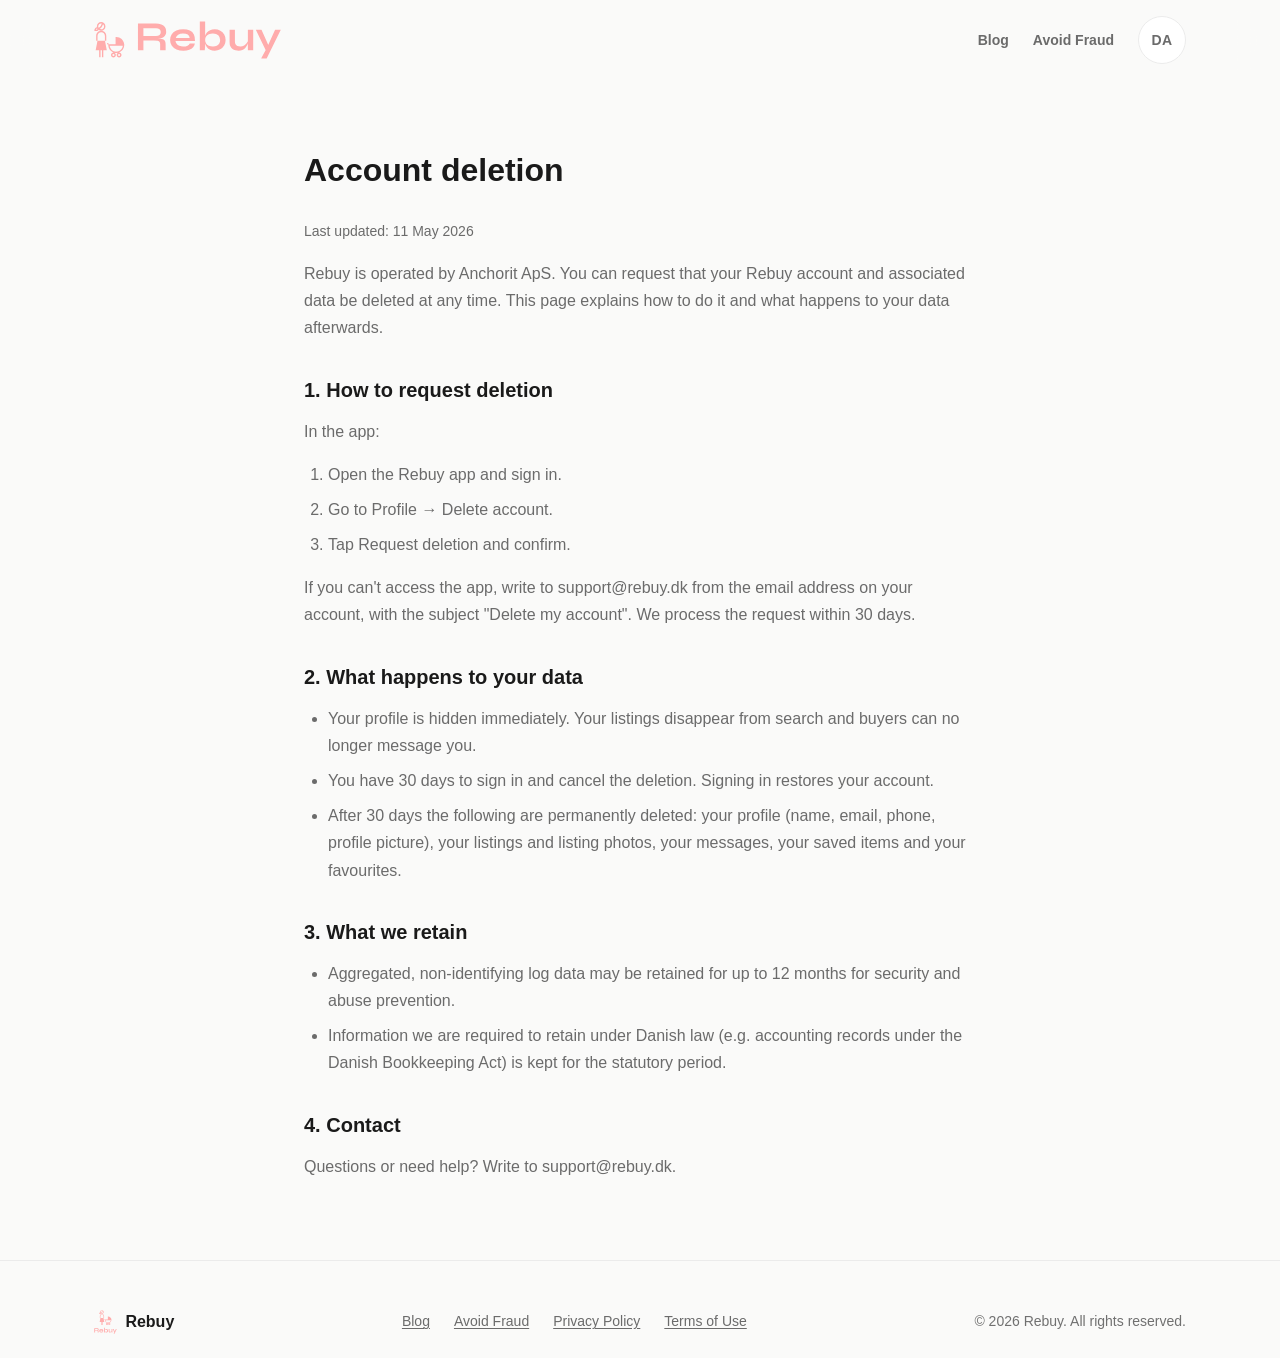
<file: account-deletion/index.html>
<!DOCTYPE html>
<html lang="da">
<head>
  <meta charset="UTF-8">
  <meta name="viewport" content="width=device-width, initial-scale=1.0">
  <!-- Security headers via meta (GitHub Pages sends no response headers). CSP
       allow-list = Google Fonts, Umami analytics, Appwrite (form POSTs). Note:
       X-Content-Type-Options and frame-ancestors need real response headers —
       out of scope for a meta-only fix. See issue #108. -->
  <meta http-equiv="Content-Security-Policy" content="default-src 'self'; base-uri 'self'; img-src 'self' data:; font-src 'self' https://fonts.gstatic.com; style-src 'self' 'unsafe-inline' https://fonts.googleapis.com; script-src 'self' 'unsafe-inline' https://umami.robert-jensen.dk; connect-src 'self' https://base.anchorit.dk https://umami.robert-jensen.dk; form-action 'self'">
  <meta name="referrer" content="strict-origin-when-cross-origin">
  <title>Sletning af konto — Rebuy</title>
  <meta name="description" content="Sådan beder du om at få din Rebuy-konto og tilhørende data slettet.">
  <link rel="canonical" href="https://rebuy.dk/account-deletion/">
  <link rel="alternate" type="text/plain" title="llms.txt — overview for AI assistants" href="https://rebuy.dk/llms.txt">
  <link rel="alternate" type="text/plain" title="llms-full.txt — full site content for AI assistants" href="https://rebuy.dk/llms-full.txt">

  <!-- Open Graph -->
  <meta property="og:title" content="Sletning af konto — Rebuy">
  <meta property="og:description" content="Sådan beder du om at få din Rebuy-konto og tilhørende data slettet.">
  <meta property="og:type" content="website">
  <meta property="og:url" content="https://rebuy.dk/account-deletion/">
  <meta property="og:site_name" content="Rebuy">
  <meta property="og:locale" content="da_DK">
  <meta property="og:locale:alternate" content="en_GB">
  <meta property="og:image" content="https://rebuy.dk/assets/logos/og-image.png">
  <meta property="og:image:width" content="1200">
  <meta property="og:image:height" content="630">
  <meta property="og:image:alt" content="Rebuy — Køb og sælg brugt børnetøj og babyudstyr lokalt">

  <!-- Twitter Card -->
  <meta name="twitter:card" content="summary_large_image">
  <meta name="twitter:title" content="Sletning af konto — Rebuy">
  <meta name="twitter:description" content="Sådan beder du om at få din Rebuy-konto og tilhørende data slettet.">
  <meta name="twitter:image" content="https://rebuy.dk/assets/logos/og-image.png">

  <script type="application/ld+json">
  {
    "@context": "https://schema.org",
    "@type": "BreadcrumbList",
    "itemListElement": [
      {
        "@type": "ListItem",
        "position": 1,
        "name": "Hjem",
        "item": "https://rebuy.dk/"
      },
      {
        "@type": "ListItem",
        "position": 2,
        "name": "Sletning af konto",
        "item": "https://rebuy.dk/account-deletion/"
      }
    ]
  }
  </script>
  <link rel="icon" type="image/svg+xml" href="/assets/logos/favicon.svg">
  <link rel="apple-touch-icon" href="/assets/logos/apple-touch-icon.png">
  <meta name="theme-color" content="#FAFAF9">
  <link rel="preconnect" href="https://fonts.googleapis.com">
  <link rel="preconnect" href="https://fonts.gstatic.com" crossorigin>
  <link rel="preload" as="style" href="https://fonts.googleapis.com/css2?family=Instrument+Sans:wght@400;500;600;700&display=swap">
  <link href="https://fonts.googleapis.com/css2?family=Instrument+Sans:wght@400;500;600;700&display=swap" rel="stylesheet" media="print" onload="this.media='all'">
  <noscript><link href="https://fonts.googleapis.com/css2?family=Instrument+Sans:wght@400;500;600;700&display=swap" rel="stylesheet"></noscript>
  <link rel="stylesheet" href="/css/styles.css?v=__VERSION__">
  <style>
    .legal { max-width: 720px; margin: 0 auto; padding: var(--space-3xl) var(--space-lg); }
    .legal h1 { font-size: var(--text-3xl); margin-bottom: var(--space-lg); }
    .legal h2 { font-size: var(--text-xl); margin-top: var(--space-xl); margin-bottom: var(--space-sm); }
    .legal p { color: var(--color-text-secondary); margin-bottom: var(--space-md); line-height: 1.7; }
    .legal ul, .legal ol { color: var(--color-text-secondary); margin: 0 0 var(--space-md) var(--space-lg); line-height: 1.7; }
    .legal ul li, .legal ol li { margin-bottom: var(--space-xs); }
    .legal-updated { font-size: var(--text-sm); color: var(--color-text-muted); margin-bottom: var(--space-xl); }
    .legal a { color: var(--color-primary, #E88888); }
  </style>
</head>
<body>

  <header class="header">
    <div class="container header-inner">
      <a href="/" class="header-logo">
        <img src="/assets/logos/color-icon-left-layout.svg?v=20260419" alt="Rebuy" width="188" height="40">
      </a>
      <nav class="header-nav" aria-label="Primary navigation">
        <a href="/blog/">Blog</a>
        <a href="/avoid-fraud/" data-i18n="footer.fraud">Undgå svindel</a>
      </nav>
      <button id="lang-toggle" class="lang-toggle" type="button" aria-label="Switch language">
        <span data-i18n="lang.toggle">EN</span>
      </button>
    </div>
  </header>

  <main class="legal">
    <h1 data-i18n="delete.title">Sletning af konto</h1>
    <p class="legal-updated" data-i18n="delete.updated">Sidst opdateret: 11. maj 2026</p>

    <p data-i18n="delete.intro">Rebuy drives af Anchorit ApS. Du kan til enhver tid bede om at få din Rebuy-konto og dine tilhørende data slettet. Denne side beskriver, hvordan du gør det, og hvad der sker med dine data bagefter.</p>

    <h2 data-i18n="delete.s1_title">1. Sådan beder du om sletning</h2>
    <p data-i18n="delete.s1_intro">I appen:</p>
    <ol>
      <li data-i18n="delete.s1_step1">Åbn Rebuy-appen og log ind.</li>
      <li data-i18n="delete.s1_step2">Gå til Profil → Slet konto.</li>
      <li data-i18n="delete.s1_step3">Tryk på Anmod om sletning og bekræft.</li>
    </ol>
    <p data-i18n="delete.s1_email">Hvis du ikke har adgang til appen, kan du skrive til <!--email_off-->support@rebuy.dk<!--/email_off--> fra den e-mailadresse, der er knyttet til din konto, med emnet "Slet min konto". Vi behandler anmodningen inden for 30 dage.</p>

    <h2 data-i18n="delete.s2_title">2. Hvad sker der med dine data</h2>
    <ul>
      <li data-i18n="delete.s2_li1">Din profil skjules med det samme. Dine annoncer forsvinder fra søgning, og købere kan ikke længere skrive til dig.</li>
      <li data-i18n="delete.s2_li2">Du har 30 dage til at logge ind og fortryde sletningen. Ved at logge ind genaktiveres din konto.</li>
      <li data-i18n="delete.s2_li3">Efter 30 dage slettes følgende permanent: din profil (navn, e-mail, telefon, profilbillede), dine annoncer og annoncebilleder, dine beskeder, dine gemte varer og dine favoritter.</li>
    </ul>

    <h2 data-i18n="delete.s3_title">3. Hvad vi opbevarer</h2>
    <ul>
      <li data-i18n="delete.s3_li1">Aggregerede, ikke-identificerbare logfiler kan opbevares i op til 12 måneder af hensyn til sikkerhed og forebyggelse af misbrug.</li>
      <li data-i18n="delete.s3_li2">Oplysninger, som vi efter dansk lovgivning er forpligtet til at gemme (f.eks. bogføringsmateriale efter bogføringsloven), opbevares i den lovpligtige periode.</li>
    </ul>

    <h2 data-i18n="delete.s4_title">4. Kontakt</h2>
    <p data-i18n="delete.s4_p">Spørgsmål eller behov for hjælp? Skriv til <!--email_off-->support@rebuy.dk<!--/email_off-->.</p>
  </main>

  <footer class="footer">
    <div class="container footer-inner">
      <div class="footer-logo">
        <img src="/assets/logos/logo-no-background.svg" alt="Rebuy" width="24" height="25">
        <span class="footer-logo-text">Rebuy</span>
      </div>
      <nav class="footer-links" aria-label="Footer navigation">
        <a href="/blog/">Blog</a>
        <a href="/avoid-fraud/" data-i18n="footer.fraud">Undgå svindel</a>
        <a href="/privacy-policy/" data-i18n="footer.privacy">Privatlivspolitik</a>
        <a href="/terms-of-use/" data-i18n="footer.terms">Vilkår og betingelser</a>
      </nav>
      <span class="footer-copyright" data-i18n="footer.copyright">&copy; 2026 Rebuy. Alle rettigheder forbeholdes.</span>
    </div>
  </footer>

  <script src="/js/i18n.js?v=__VERSION__"></script>
  <script>
    var lang = I18N.detect();
    I18N.apply(lang);
    var langBtn = document.getElementById("lang-toggle");
    if (langBtn) {
      langBtn.addEventListener("click", function () { I18N.toggle(); });
    }
  </script>
</body>
</html>
</file>
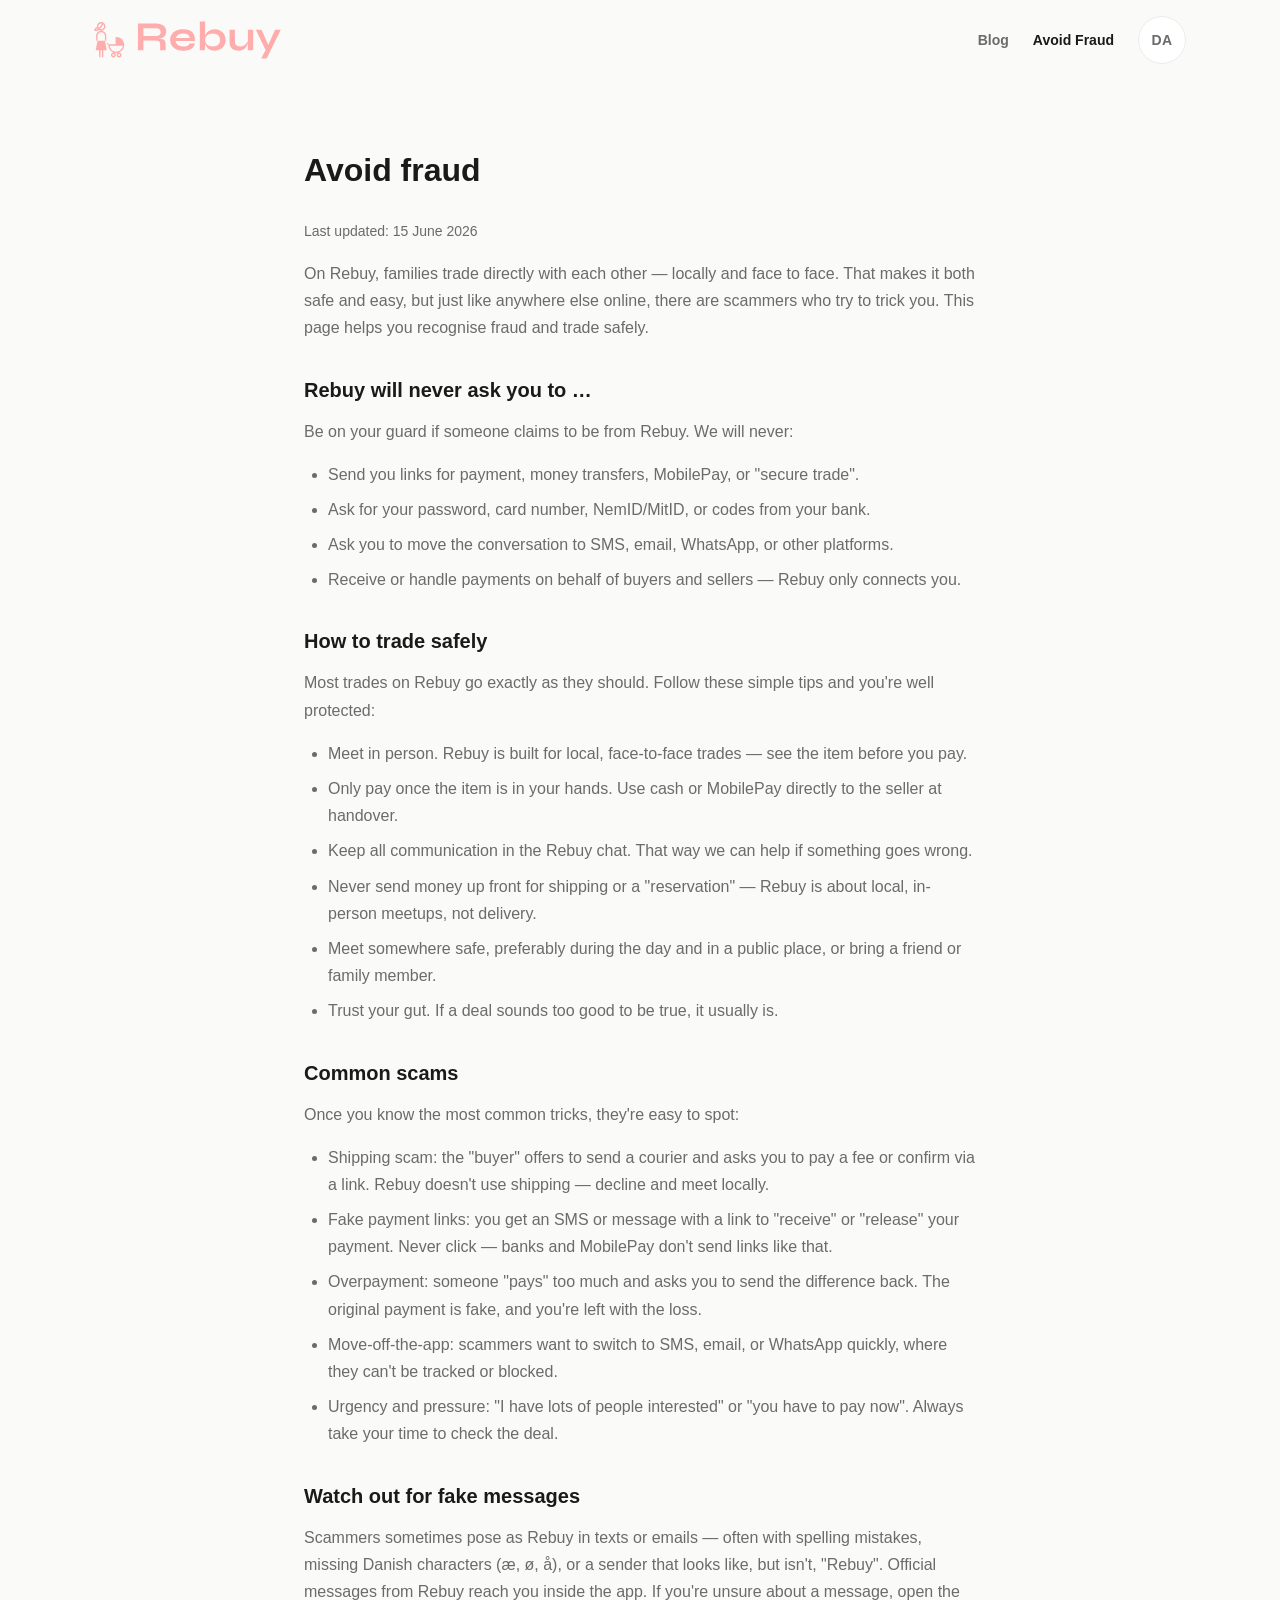
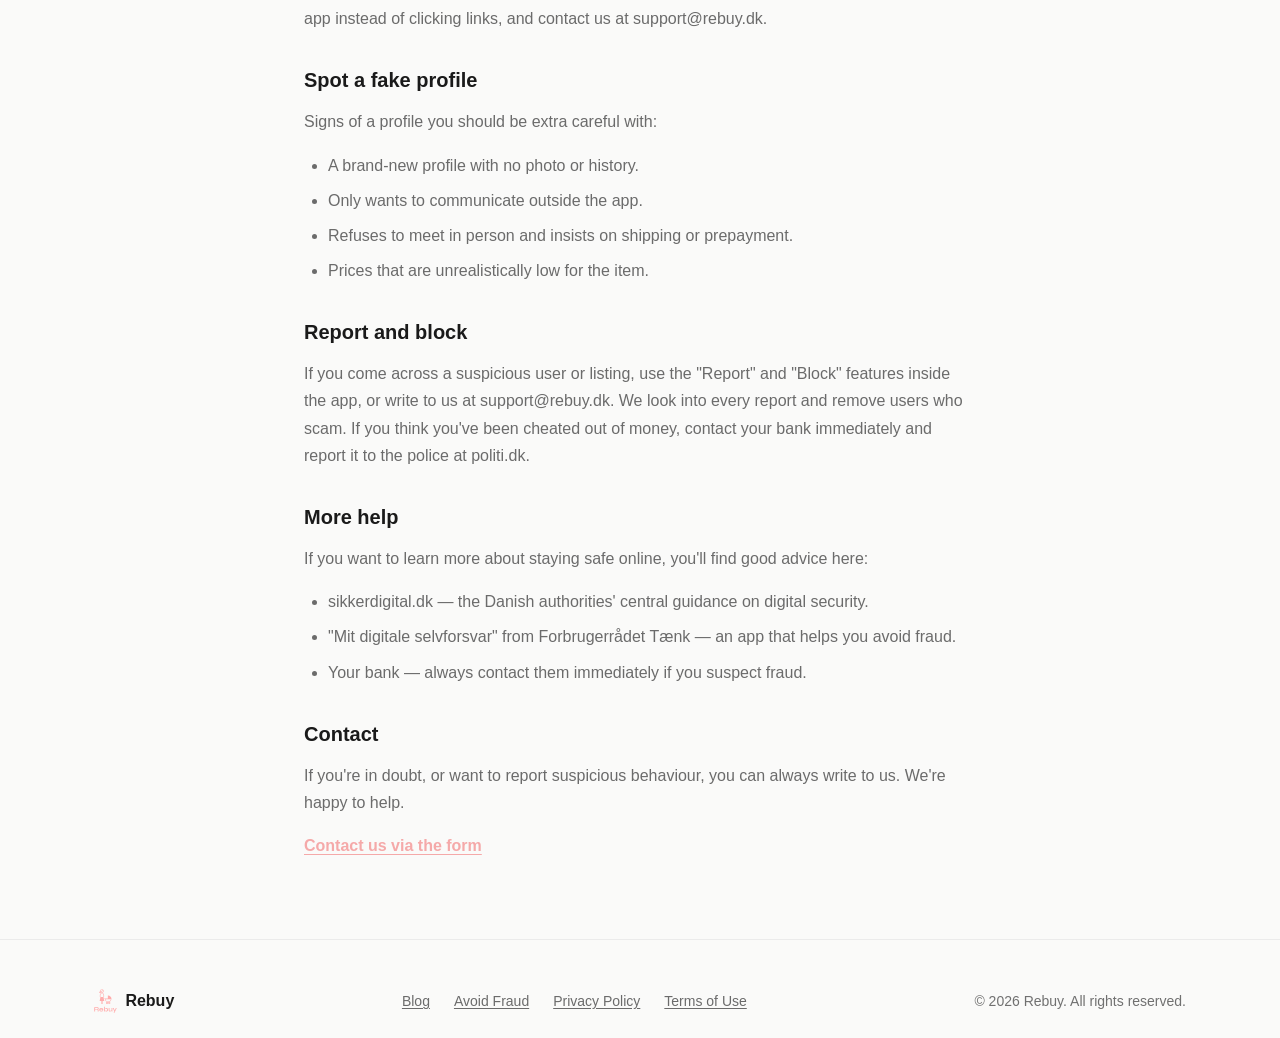
<file: avoid-fraud/index.html>
<!DOCTYPE html>
<html lang="da">
<head>
  <meta charset="UTF-8">
  <meta name="viewport" content="width=device-width, initial-scale=1.0">
  <!-- Security headers via meta (GitHub Pages sends no response headers). CSP
       allow-list = Google Fonts, Umami analytics, Appwrite (form POSTs). Note:
       X-Content-Type-Options and frame-ancestors need real response headers —
       out of scope for a meta-only fix. See issue #108. -->
  <meta http-equiv="Content-Security-Policy" content="default-src 'self'; base-uri 'self'; img-src 'self' data:; font-src 'self' https://fonts.gstatic.com; style-src 'self' 'unsafe-inline' https://fonts.googleapis.com; script-src 'self' 'unsafe-inline' https://umami.robert-jensen.dk; connect-src 'self' https://base.anchorit.dk https://umami.robert-jensen.dk; form-action 'self'">
  <meta name="referrer" content="strict-origin-when-cross-origin">
  <title>Undgå svindel — Rebuy</title>
  <meta name="description" content="Sådan handler du trygt på Rebuy. Lær at genkende svindel og falske beskeder, og se hvad du selv kan gøre for at handle sikkert med andre familier.">
  <meta property="article:published_time" content="2026-06-15">
  <link rel="canonical" href="https://rebuy.dk/avoid-fraud/">
  <link rel="alternate" type="text/plain" title="llms.txt — overview for AI assistants" href="https://rebuy.dk/llms.txt">
  <link rel="alternate" type="text/plain" title="llms-full.txt — full site content for AI assistants" href="https://rebuy.dk/llms-full.txt">

  <!-- Open Graph -->
  <meta property="og:title" content="Undgå svindel — Rebuy">
  <meta property="og:description" content="Sådan handler du trygt på Rebuy. Lær at genkende svindel og falske beskeder, og se hvad du selv kan gøre for at handle sikkert med andre familier.">
  <meta property="og:type" content="website">
  <meta property="og:url" content="https://rebuy.dk/avoid-fraud/">
  <meta property="og:site_name" content="Rebuy">
  <meta property="og:locale" content="da_DK">
  <meta property="og:locale:alternate" content="en_GB">
  <meta property="og:image" content="https://rebuy.dk/assets/logos/og-image.png">
  <meta property="og:image:width" content="1200">
  <meta property="og:image:height" content="630">
  <meta property="og:image:alt" content="Rebuy — Køb og sælg brugt børnetøj og babyudstyr lokalt">

  <!-- Twitter Card -->
  <meta name="twitter:card" content="summary_large_image">
  <meta name="twitter:title" content="Undgå svindel — Rebuy">
  <meta name="twitter:description" content="Sådan handler du trygt på Rebuy. Lær at genkende svindel og falske beskeder, og se hvad du selv kan gøre for at handle sikkert med andre familier.">
  <meta name="twitter:image" content="https://rebuy.dk/assets/logos/og-image.png">

  <script type="application/ld+json">
  {
    "@context": "https://schema.org",
    "@graph": [
      {
        "@type": "WebPage",
        "@id": "https://rebuy.dk/avoid-fraud/#webpage",
        "url": "https://rebuy.dk/avoid-fraud/",
        "name": "Undgå svindel",
        "description": "Sådan handler du trygt på Rebuy. Lær at genkende svindel og falske beskeder, og se hvad du selv kan gøre for at handle sikkert med andre familier.",
        "inLanguage": "da",
        "isPartOf": {
          "@type": "WebSite",
          "@id": "https://rebuy.dk/#website"
        },
        "publisher": {
          "@type": "Organization",
          "@id": "https://rebuy.dk/#organization"
        },
        "dateModified": "2026-06-15",
        "about": [
          {
            "@type": "Thing",
            "name": "Svindel ved handel med brugte varer"
          },
          {
            "@type": "Thing",
            "name": "Sikker handel mellem private"
          },
          {
            "@type": "Thing",
            "name": "Genkendelse af falske profiler og beskeder"
          }
        ]
      },
      {
        "@type": "HowTo",
        "@id": "https://rebuy.dk/avoid-fraud/#safe-trading",
        "name": "Sådan handler du trygt",
        "description": "De fleste handler på Rebuy går helt som de skal. Følg disse enkle råd, så er du godt sikret.",
        "inLanguage": "da",
        "totalTime": "PT5M",
        "estimatedCost": {
          "@type": "MonetaryAmount",
          "currency": "DKK",
          "value": "0"
        },
        "step": [
          {
            "@type": "HowToStep",
            "position": 1,
            "name": "Mød op personligt",
            "text": "Mød op personligt. Rebuy er lavet til lokale handler ansigt til ansigt — se varen, før du betaler."
          },
          {
            "@type": "HowToStep",
            "position": 2,
            "name": "Betal først, når du står med varen",
            "text": "Betal først, når du står med varen. Brug kontant eller MobilePay direkte til sælgeren ved overdragelsen."
          },
          {
            "@type": "HowToStep",
            "position": 3,
            "name": "Hold al kommunikation i Rebuy-chatten",
            "text": "Hold al kommunikation i Rebuy-chatten. Så har vi mulighed for at hjælpe, hvis noget går galt."
          },
          {
            "@type": "HowToStep",
            "position": 4,
            "name": "Send aldrig penge på forhånd for fragt eller \"reservation\"",
            "text": "Send aldrig penge på forhånd for fragt eller \"reservation\" — Rebuy handler om lokale, fysiske møder, ikke forsendelse."
          },
          {
            "@type": "HowToStep",
            "position": 5,
            "name": "Mødes et trygt sted, gerne om dagen og et offentligt sted, eller tag en ven eller familie med",
            "text": "Mødes et trygt sted, gerne om dagen og et offentligt sted, eller tag en ven eller familie med."
          },
          {
            "@type": "HowToStep",
            "position": 6,
            "name": "Stol på din mavefornemmelse",
            "text": "Stol på din mavefornemmelse. Lyder en handel for god til at være sand, er den det ofte."
          }
        ],
        "mainEntityOfPage": {
          "@id": "https://rebuy.dk/avoid-fraud/#webpage"
        }
      },
      {
        "@type": "BreadcrumbList",
        "itemListElement": [
          {
            "@type": "ListItem",
            "position": 1,
            "name": "Hjem",
            "item": "https://rebuy.dk/"
          },
          {
            "@type": "ListItem",
            "position": 2,
            "name": "Undgå svindel",
            "item": "https://rebuy.dk/avoid-fraud/"
          }
        ]
      }
    ]
  }
  </script>
  <link rel="icon" type="image/svg+xml" href="/assets/logos/favicon.svg">
  <link rel="apple-touch-icon" href="/assets/logos/apple-touch-icon.png">
  <meta name="theme-color" content="#FAFAF9">
  <link rel="preconnect" href="https://fonts.googleapis.com">
  <link rel="preconnect" href="https://fonts.gstatic.com" crossorigin>
  <link rel="preload" as="style" href="https://fonts.googleapis.com/css2?family=Instrument+Sans:wght@400;500;600;700&display=swap">
  <link href="https://fonts.googleapis.com/css2?family=Instrument+Sans:wght@400;500;600;700&display=swap" rel="stylesheet" media="print" onload="this.media='all'">
  <noscript><link href="https://fonts.googleapis.com/css2?family=Instrument+Sans:wght@400;500;600;700&display=swap" rel="stylesheet"></noscript>
  <link rel="stylesheet" href="/css/styles.css?v=__VERSION__">
  <style>
    .legal { max-width: 720px; margin: 0 auto; padding: var(--space-3xl) var(--space-lg); }
    .legal h1 { font-size: var(--text-3xl); margin-bottom: var(--space-lg); }
    .legal h2 { font-size: var(--text-xl); margin-top: var(--space-xl); margin-bottom: var(--space-sm); }
    .legal p { color: var(--color-text-secondary); margin-bottom: var(--space-md); line-height: 1.7; }
    .legal ul { color: var(--color-text-secondary); margin: 0 0 var(--space-md) var(--space-lg); line-height: 1.7; }
    .legal ul li { margin-bottom: var(--space-xs); }
    .legal-updated { font-size: var(--text-sm); color: var(--color-text-muted); margin-bottom: var(--space-xl); }
    .legal a { color: var(--color-primary, #E88888); }
    .fraud-contact-link { font-weight: 600; text-decoration: underline; text-underline-offset: 3px; }
    .fraud-contact-link:hover { color: var(--color-primary-dark, #E88888); }
  </style>
</head>
<body>

  <header class="header">
    <div class="container header-inner">
      <a href="/" class="header-logo">
        <img src="/assets/logos/color-icon-left-layout.svg?v=20260419" alt="Rebuy" width="188" height="40">
      </a>
      <nav class="header-nav" aria-label="Primary navigation">
        <a href="/blog/">Blog</a>
        <a href="/avoid-fraud/" aria-current="page" data-i18n="footer.fraud">Undgå svindel</a>
      </nav>
      <button id="lang-toggle" class="lang-toggle" type="button" aria-label="Switch language">
        <span data-i18n="lang.toggle">EN</span>
      </button>
    </div>
  </header>

  <main class="legal">
    <h1 data-i18n="fraud.title">Undgå svindel</h1>
    <p class="legal-updated" data-i18n="fraud.updated">Sidst opdateret: 15. juni 2026</p>

    <p data-i18n="fraud.intro">På Rebuy handler familier direkte med hinanden — lokalt og ansigt til ansigt. Det gør det både trygt og nemt, men ligesom alle andre steder online findes der svindlere, der forsøger at narre dig. Denne side hjælper dig med at genkende svindel og handle sikkert.</p>

    <h2 data-i18n="fraud.s1_title">Rebuy beder dig aldrig om …</h2>
    <p data-i18n="fraud.s1_intro">Vær på vagt, hvis nogen udgiver sig for at være fra Rebuy. Vi vil aldrig:</p>
    <ul>
      <li data-i18n="fraud.s1_li1">Sende dig links til betaling, pengeoverførsel, MobilePay eller "sikker handel".</li>
      <li data-i18n="fraud.s1_li2">Bede om din adgangskode, dit kortnummer, din NemID/MitID eller koder fra din bank.</li>
      <li data-i18n="fraud.s1_li3">Bede dig flytte samtalen til SMS, e-mail, WhatsApp eller andre platforme.</li>
      <li data-i18n="fraud.s1_li4">Tage imod eller håndtere betalinger på vegne af købere og sælgere — Rebuy formidler kun kontakten.</li>
    </ul>

    <h2 data-i18n="fraud.s2_title">Sådan handler du trygt</h2>
    <p data-i18n="fraud.s2_intro">De fleste handler på Rebuy går helt som de skal. Følg disse enkle råd, så er du godt sikret:</p>
    <ul>
      <li data-i18n="fraud.s2_li1">Mød op personligt. Rebuy er lavet til lokale handler ansigt til ansigt — se varen, før du betaler.</li>
      <li data-i18n="fraud.s2_li2">Betal først, når du står med varen. Brug kontant eller MobilePay direkte til sælgeren ved overdragelsen.</li>
      <li data-i18n="fraud.s2_li3">Hold al kommunikation i Rebuy-chatten. Så har vi mulighed for at hjælpe, hvis noget går galt.</li>
      <li data-i18n="fraud.s2_li4">Send aldrig penge på forhånd for fragt eller "reservation" — Rebuy handler om lokale, fysiske møder, ikke forsendelse.</li>
      <li data-i18n="fraud.s2_li5">Mødes et trygt sted, gerne om dagen og et offentligt sted, eller tag en ven eller familie med.</li>
      <li data-i18n="fraud.s2_li6">Stol på din mavefornemmelse. Lyder en handel for god til at være sand, er den det ofte.</li>
    </ul>

    <h2 data-i18n="fraud.s3_title">Typiske svindelnumre</h2>
    <p data-i18n="fraud.s3_intro">Kender du de mest almindelige tricks, er de nemme at gennemskue:</p>
    <ul>
      <li data-i18n="fraud.s3_li1">Fragt-svindel: "Køberen" tilbyder at sende en kurer eller fragtmand og beder dig betale et gebyr eller bekræfte via et link. Rebuy bruger ikke fragt — afslå og mødes lokalt.</li>
      <li data-i18n="fraud.s3_li2">Falske betalingslinks: Du får en SMS eller besked med et link til at "modtage" eller "frigive" din betaling. Klik aldrig — bankerne og MobilePay sender ikke den slags links.</li>
      <li data-i18n="fraud.s3_li3">Overbetaling: Nogen "betaler" for meget og beder dig sende differencen tilbage. Den oprindelige betaling er falsk, og du står tilbage med tabet.</li>
      <li data-i18n="fraud.s3_li4">Flyt-væk-fra-appen: Svindlere vil hurtigt over på SMS, e-mail eller WhatsApp, hvor de ikke kan spores eller blokeres.</li>
      <li data-i18n="fraud.s3_li5">Hastværk og pres: "Jeg har mange interesserede" eller "du skal betale nu". Tag dig altid tid til at tjekke handlen igennem.</li>
    </ul>

    <h2 data-i18n="fraud.s4_title">Pas på falske beskeder</h2>
    <p data-i18n="fraud.s4_p">Svindlere udgiver sig nogle gange for at være Rebuy i SMS'er eller e-mails — ofte med stavefejl, manglende æ, ø og å, eller en afsender, der minder om, men ikke er, "Rebuy". Officielle beskeder fra Rebuy får du i appen. Er du i tvivl om en besked, så åbn appen i stedet for at klikke på links, og kontakt os på <!--email_off-->support@rebuy.dk<!--/email_off-->.</p>

    <h2 data-i18n="fraud.s5_title">Genkend en falsk profil</h2>
    <p data-i18n="fraud.s5_intro">Tegn på en profil, du bør være ekstra forsigtig med:</p>
    <ul>
      <li data-i18n="fraud.s5_li1">Helt ny profil uden billede eller historik.</li>
      <li data-i18n="fraud.s5_li2">Vil kun kommunikere uden for appen.</li>
      <li data-i18n="fraud.s5_li3">Nægter at mødes personligt og insisterer på fragt eller forudbetaling.</li>
      <li data-i18n="fraud.s5_li4">Priser, der er urealistisk lave i forhold til varen.</li>
    </ul>

    <h2 data-i18n="fraud.s6_title">Anmeld og bloker</h2>
    <p data-i18n="fraud.s6_p">Oplever du en mistænkelig bruger eller annonce, så brug "Anmeld"- og "Bloker"-funktionerne inde i appen, eller skriv til os på <!--email_off-->support@rebuy.dk<!--/email_off-->. Vi undersøger alle anmeldelser og fjerner brugere, der svindler. Tror du, at du er blevet snydt for penge, så kontakt din bank med det samme og anmeld det til politiet på politi.dk.</p>

    <h2 data-i18n="fraud.s7_title">Mere hjælp</h2>
    <p data-i18n="fraud.s7_intro">Vil du vide mere om at færdes sikkert online, kan du finde gode råd her:</p>
    <ul>
      <li data-i18n="fraud.s7_li1">sikkerdigital.dk — myndighedernes samlede vejledning om digital sikkerhed.</li>
      <li data-i18n="fraud.s7_li2">"Mit digitale selvforsvar" fra Forbrugerrådet Tænk — en app, der hjælper dig med at undgå svindel.</li>
      <li data-i18n="fraud.s7_li3">Din bank — kontakt dem altid med det samme ved mistanke om bedrageri.</li>
    </ul>

    <h2 data-i18n="fraud.s8_title">Kontakt</h2>
    <p data-i18n="fraud.s8_p">Er du i tvivl, eller vil du anmelde mistænkelig adfærd, kan du altid skrive til os. Vi hjælper gerne.</p>
    <p><a href="/#kontakt" class="fraud-contact-link" data-i18n="fraud.s8_cta">Skriv til os via kontaktformularen</a></p>
  </main>

  <footer class="footer">
    <div class="container footer-inner">
      <div class="footer-logo">
        <img src="/assets/logos/logo-no-background.svg" alt="Rebuy" width="24" height="25">
        <span class="footer-logo-text">Rebuy</span>
      </div>
      <nav class="footer-links" aria-label="Footer navigation">
        <a href="/blog/">Blog</a>
        <a href="/avoid-fraud/" data-i18n="footer.fraud">Undgå svindel</a>
        <a href="/privacy-policy/" data-i18n="footer.privacy">Privatlivspolitik</a>
        <a href="/terms-of-use/" data-i18n="footer.terms">Vilkår og betingelser</a>
      </nav>
      <span class="footer-copyright" data-i18n="footer.copyright">&copy; 2026 Rebuy. Alle rettigheder forbeholdes.</span>
    </div>
  </footer>

  <script src="/js/i18n.js?v=__VERSION__"></script>
  <script>
    var lang = I18N.detect();
    I18N.apply(lang);
    var langBtn = document.getElementById("lang-toggle");
    if (langBtn) {
      langBtn.addEventListener("click", function () { I18N.toggle(); });
    }
  </script>
</body>
</html>
</file>
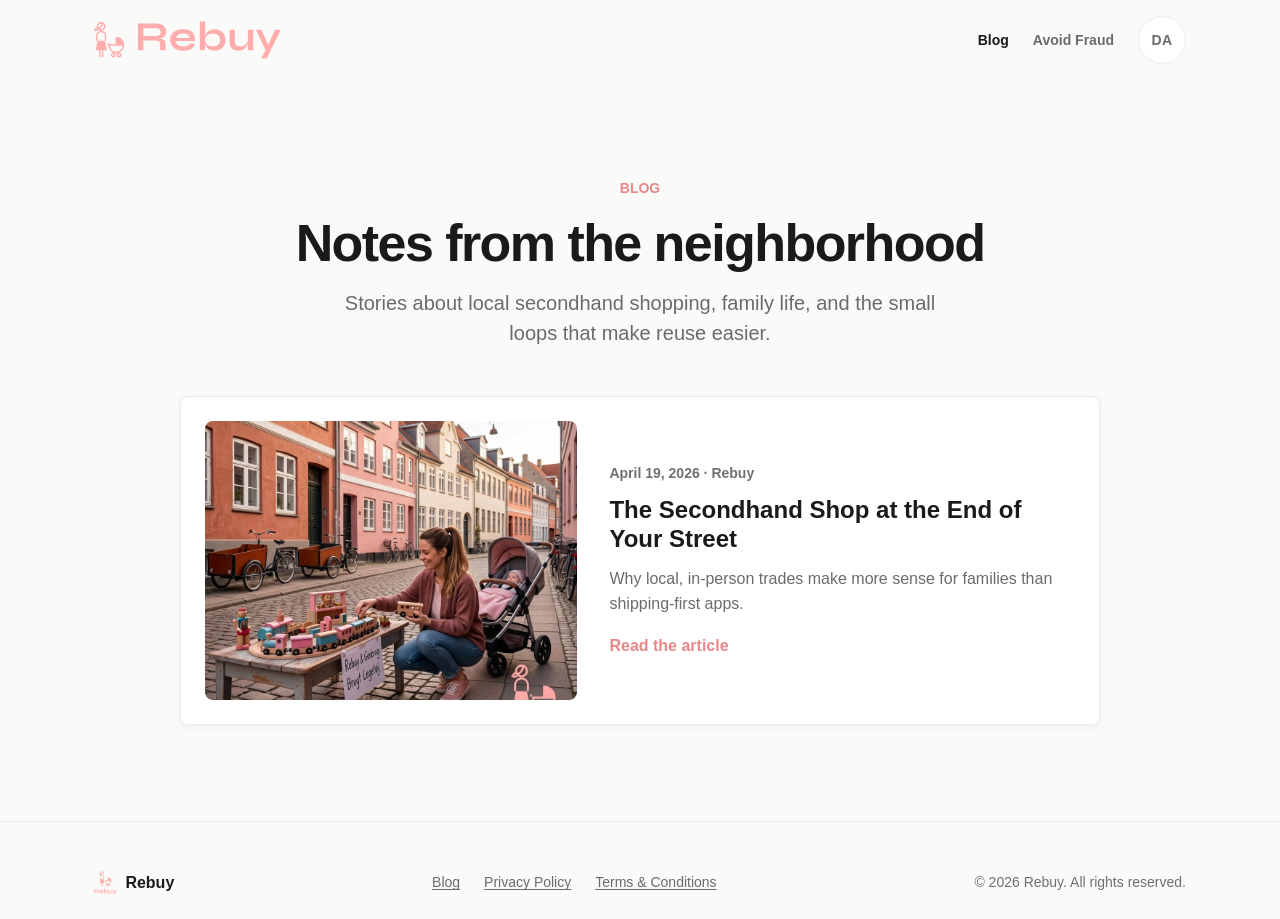
<file: blog/index.html>
<!DOCTYPE html>
<html lang="da">
<head>
  <meta charset="UTF-8">
  <meta name="viewport" content="width=device-width, initial-scale=1.0">
  <!-- Security headers via meta (GitHub Pages sends no response headers). CSP
       allow-list = Google Fonts, Umami analytics, Appwrite (form POSTs). Note:
       X-Content-Type-Options and frame-ancestors need real response headers —
       out of scope for a meta-only fix. See issue #108. -->
  <meta http-equiv="Content-Security-Policy" content="default-src 'self'; base-uri 'self'; img-src 'self' data:; font-src 'self' https://fonts.gstatic.com; style-src 'self' 'unsafe-inline' https://fonts.googleapis.com; script-src 'self' 'unsafe-inline' https://umami.robert-jensen.dk; connect-src 'self' https://base.anchorit.dk https://umami.robert-jensen.dk; form-action 'self'">
  <meta name="referrer" content="strict-origin-when-cross-origin">
  <title>Blog — Rebuy</title>
  <meta name="description" content="Fortællinger og praktiske noter fra Rebuy om lokalt genbrug for børnefamilier.">
  <link rel="canonical" href="https://rebuy.dk/blog/">
  <link rel="alternate" type="text/plain" title="llms.txt — overview for AI assistants" href="https://rebuy.dk/llms.txt">
  <link rel="alternate" type="text/plain" title="llms-full.txt — full site content for AI assistants" href="https://rebuy.dk/llms-full.txt">
  <meta name="robots" content="index, follow">
  <link rel="preconnect" href="https://umami.robert-jensen.dk">
  <script defer src="https://umami.robert-jensen.dk/script.js" data-website-id="ab067f06-e505-4511-97f9-28536a14614b" data-performance="true"></script>
  <meta property="og:title" content="Blog — Rebuy">
  <meta property="og:description" content="Fortællinger og praktiske noter fra Rebuy om lokalt genbrug for børnefamilier.">
  <meta property="og:type" content="website">
  <meta property="og:url" content="https://rebuy.dk/blog/">
  <meta property="og:site_name" content="Rebuy">
  <meta property="og:locale" content="da_DK">
  <meta property="og:image" content="https://rebuy.dk/assets/blog/rebuy-blog.jpg">
  <meta property="og:image:width" content="1024">
  <meta property="og:image:height" content="1051">
  <meta property="og:image:alt" content="Forælder med barnevogn finder et brugt trætog tæt på i et dansk nabolag">
  <meta name="twitter:card" content="summary_large_image">
  <meta name="twitter:title" content="Blog — Rebuy">
  <meta name="twitter:description" content="Fortællinger og praktiske noter fra Rebuy om lokalt genbrug for børnefamilier.">
  <meta name="twitter:image" content="https://rebuy.dk/assets/blog/rebuy-blog.jpg">
  <script type="application/ld+json">
  {
    "@context": "https://schema.org",
    "@type": "BreadcrumbList",
    "itemListElement": [
      { "@type": "ListItem", "position": 1, "name": "Hjem", "item": "https://rebuy.dk/" },
      { "@type": "ListItem", "position": 2, "name": "Blog", "item": "https://rebuy.dk/blog/" }
    ]
  }
  </script>
  <script type="application/ld+json">
  {
    "@context": "https://schema.org",
    "@type": "Blog",
    "name": "Rebuy Blog",
    "description": "Fortællinger og praktiske noter fra Rebuy om lokalt genbrug for børnefamilier.",
    "url": "https://rebuy.dk/blog/",
    "inLanguage": ["da", "en"],
    "publisher": {
      "@type": "Organization",
      "name": "Rebuy",
      "logo": {
        "@type": "ImageObject",
        "url": "https://rebuy.dk/assets/logos/og-image.png"
      }
    },
    "blogPost": [
      {
        "@type": "BlogPosting",
        "headline": "Genbrugsbutikken for enden af din gade",
        "alternativeHeadline": "The Secondhand Shop at the End of Your Street",
        "url": "https://rebuy.dk/blog/the-secondhand-shop-at-the-end-of-your-street/",
        "datePublished": "2026-04-19",
        "author": {
          "@type": "Organization",
          "name": "Rebuy"
        }
      }
    ]
  }
  </script>
  <meta name="theme-color" content="#FAFAF9">
  <link rel="icon" type="image/svg+xml" href="../assets/logos/favicon.svg">
  <link rel="apple-touch-icon" href="../assets/logos/apple-touch-icon.png">
  <link rel="alternate" type="application/rss+xml" title="Rebuy Blog" hreflang="da" href="/blog/feed.xml">
  <link rel="alternate" type="application/rss+xml" title="Rebuy Blog (English)" hreflang="en" href="/blog/en/feed.xml">
  <link rel="preconnect" href="https://fonts.googleapis.com">
  <link rel="preconnect" href="https://fonts.gstatic.com" crossorigin>
  <link rel="preload" as="style" href="https://fonts.googleapis.com/css2?family=Instrument+Sans:wght@400;500;600;700&display=swap">
  <link href="https://fonts.googleapis.com/css2?family=Instrument+Sans:wght@400;500;600;700&display=swap" rel="stylesheet" media="print" onload="this.media='all'">
  <noscript><link href="https://fonts.googleapis.com/css2?family=Instrument+Sans:wght@400;500;600;700&display=swap" rel="stylesheet"></noscript>
  <link rel="stylesheet" href="../css/styles.css?v=__VERSION__">
  <script defer src="../js/blog-i18n.js?v=__VERSION__"></script>
</head>
<body data-blog-page="index">
  <header class="header">
    <div class="container header-inner">
      <a href="/" class="header-logo">
        <img src="/assets/logos/color-icon-left-layout.svg?v=20260419" alt="Rebuy" width="188" height="40">
      </a>
      <nav class="header-nav" aria-label="Primary navigation">
        <a href="/blog/" aria-current="page" data-blog-i18n="nav.blog">Blog</a>
        <a href="/avoid-fraud/" data-blog-i18n="nav.fraud">Undgå svindel</a>
      </nav>
      <button id="lang-toggle" class="lang-toggle" type="button" aria-label="Switch language">
        <span data-blog-i18n="lang.toggle">EN</span>
      </button>
    </div>
  </header>

  <main>
    <section class="blog-hero">
      <div class="container">
        <p class="eyebrow" data-blog-i18n="blog.index.eyebrow">Blog</p>
        <h1 data-blog-i18n="blog.index.title">Noter fra nabolaget</h1>
        <p data-blog-i18n="blog.index.text">Fortællinger om lokalt genbrug, familieliv og de små kredsløb, der gør det lettere at sende børneting videre.</p>
      </div>
    </section>

    <section class="blog-list-section">
      <div class="container">
        <article class="blog-card">
          <a href="/blog/the-secondhand-shop-at-the-end-of-your-street/" class="blog-card-image" aria-label="Læs Genbrugsbutikken for enden af din gade" data-blog-i18n-aria="blog.card.aria">
            <img src="../assets/blog/rebuy-blog.jpg" alt="Forælder med barnevogn finder et brugt trætog tæt på i et dansk nabolag" data-blog-i18n-alt="blog.image.alt" width="1024" height="1051">
          </a>
          <div class="blog-card-body">
            <p class="post-meta" data-blog-i18n="blog.post.date">19. april 2026 · Rebuy</p>
            <h2><a href="/blog/the-secondhand-shop-at-the-end-of-your-street/" data-blog-i18n="blog.post.title">Genbrugsbutikken for enden af din gade</a></h2>
            <p data-blog-i18n="blog.post.excerpt">Hvorfor lokalt genbrug ofte giver mere mening end fragt, når børnetøj, legetøj og bøger skal videre.</p>
            <a href="/blog/the-secondhand-shop-at-the-end-of-your-street/" class="read-more" data-blog-i18n="blog.read">Læs artiklen</a>
          </div>
        </article>
      </div>
    </section>
  </main>

  <footer class="footer">
    <div class="container footer-inner">
      <div class="footer-logo">
        <img src="../assets/logos/logo-no-background.svg" alt="Rebuy" width="24" height="25">
        <span class="footer-logo-text">Rebuy</span>
      </div>
      <nav class="footer-links" aria-label="Footer navigation">
        <a href="/blog/" data-blog-i18n="nav.blog">Blog</a>
        <a href="/privacy-policy/" data-blog-i18n="footer.privacy">Privatlivspolitik</a>
        <a href="/terms-of-use/" data-blog-i18n="footer.terms">Vilkår og betingelser</a>
      </nav>
      <span class="footer-copyright" data-blog-i18n="footer.copyright">&copy; 2026 Rebuy. Alle rettigheder forbeholdes.</span>
    </div>
  </footer>
</body>
</html>
</file>
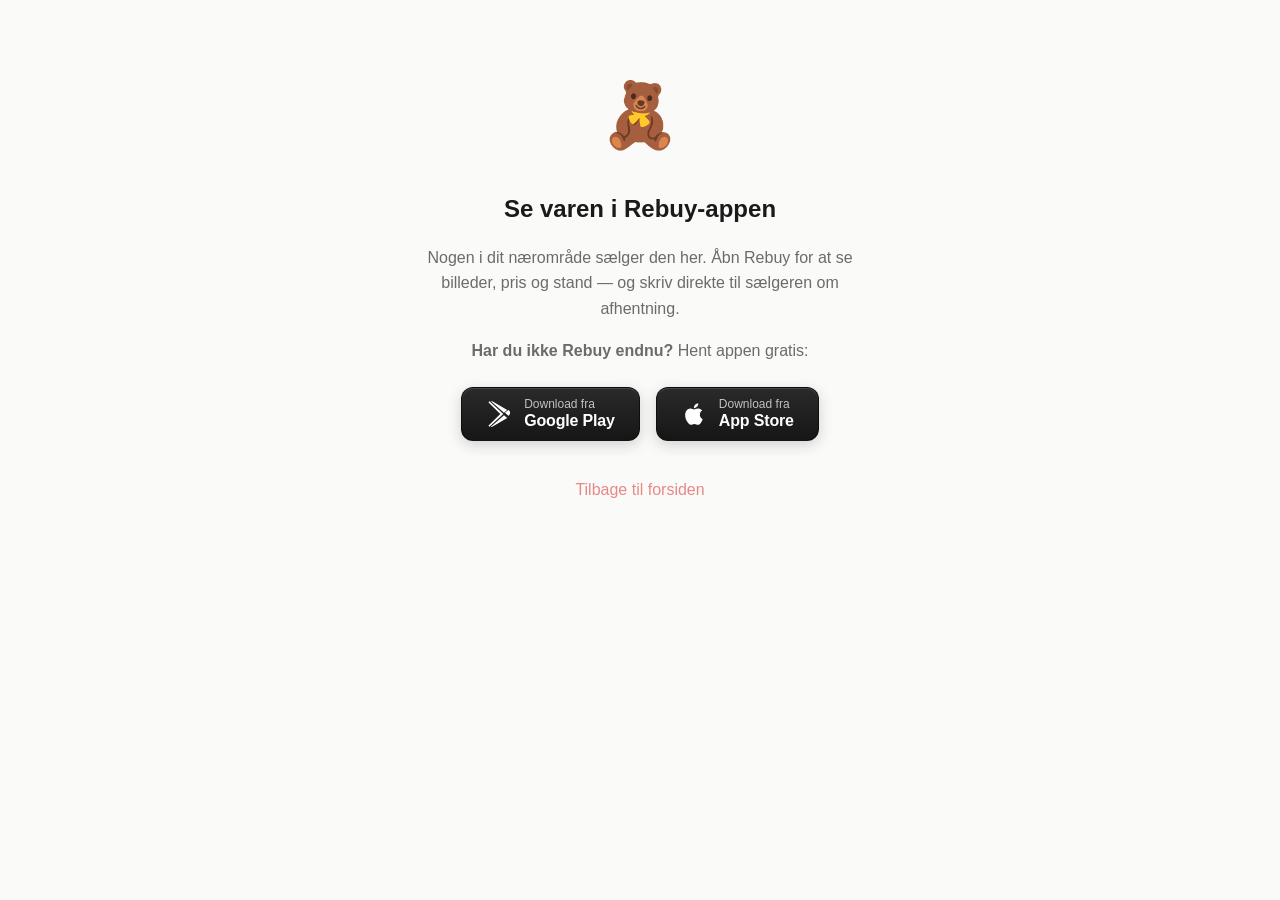
<file: item/index.html>
<!DOCTYPE html>
<html lang="da">
<head>
  <meta charset="UTF-8">
  <meta name="viewport" content="width=device-width, initial-scale=1.0">
  <!-- Security headers via meta (GitHub Pages sends no response headers). CSP
       allow-list = Google Fonts, Umami analytics, Appwrite (form POSTs). Note:
       X-Content-Type-Options and frame-ancestors need real response headers —
       out of scope for a meta-only fix. See issue #108. -->
  <meta http-equiv="Content-Security-Policy" content="default-src 'self'; base-uri 'self'; img-src 'self' data:; font-src 'self' https://fonts.gstatic.com; style-src 'self' 'unsafe-inline' https://fonts.googleapis.com; script-src 'self' 'unsafe-inline' https://umami.robert-jensen.dk; connect-src 'self' https://base.anchorit.dk https://umami.robert-jensen.dk; form-action 'self'">
  <meta name="referrer" content="strict-origin-when-cross-origin">
  <title>Se vare — Rebuy</title>
  <meta name="description" content="Åbn Rebuy for at se denne vare — billeder, pris og en direkte chat med sælgeren.">
  <!-- Thin app deep-link stub: every shared listing resolves to this one static
       page, so keep it out of the index (like /auth/magic/). "follow" lets the
       store/home links still pass equity. See issue #104. -->
  <meta name="robots" content="noindex, follow">

  <!-- Open Graph — this page is what parents paste into Messenger/WhatsApp/
       Facebook groups, so it must unfurl with an image (see #100). -->
  <meta property="og:title" content="Se denne vare på Rebuy">
  <meta property="og:description" content="Nogen i nærheden sælger den her. Åbn Rebuy for at se billeder, pris og skrive til sælgeren.">
  <meta property="og:type" content="website">
  <meta property="og:url" content="https://rebuy.dk/item/">
  <meta property="og:site_name" content="Rebuy">
  <meta property="og:locale" content="da_DK">
  <meta property="og:image" content="https://rebuy.dk/assets/logos/og-image.png">
  <meta property="og:image:width" content="1200">
  <meta property="og:image:height" content="630">
  <meta property="og:image:alt" content="Rebuy — køb og sælg brugt børnetøj og babyudstyr lokalt">

  <!-- Twitter Card -->
  <meta name="twitter:card" content="summary_large_image">
  <meta name="twitter:title" content="Se denne vare på Rebuy">
  <meta name="twitter:description" content="Nogen i nærheden sælger den her. Åbn Rebuy for at se billeder, pris og skrive til sælgeren.">
  <meta name="twitter:image" content="https://rebuy.dk/assets/logos/og-image.png">

  <!-- Smart App Banner (iOS Safari). app-argument lets the app deep-link to the
       item route post-install once iOS handles /item/* universal links (#94). -->
  <meta name="apple-itunes-app" content="app-id=6762342818, app-argument=https://rebuy.dk/item/">

  <link rel="icon" type="image/svg+xml" href="/assets/logos/favicon.svg">
  <link rel="apple-touch-icon" href="/assets/logos/apple-touch-icon.png">
  <meta name="theme-color" content="#FAFAF9">

  <!-- Analytics — shared-listing traffic was 100% invisible before this (#100/#95). -->
  <link rel="preconnect" href="https://umami.robert-jensen.dk">
  <script defer src="https://umami.robert-jensen.dk/script.js" data-website-id="ab067f06-e505-4511-97f9-28536a14614b" data-performance="true"></script>

  <link rel="preconnect" href="https://fonts.googleapis.com">
  <link rel="preconnect" href="https://fonts.gstatic.com" crossorigin>
  <link href="https://fonts.googleapis.com/css2?family=Instrument+Sans:wght@400;500;600;700&display=swap" rel="stylesheet">
  <link rel="stylesheet" href="/css/styles.css">
  <script src="/site.config.js"></script>
  <style>
    .item { max-width: 520px; margin: 0 auto; padding: var(--space-3xl) var(--space-lg); text-align: center; }
    .item h1 { font-size: var(--text-2xl); margin-bottom: var(--space-md); }
    .item p { color: var(--color-text-secondary); line-height: 1.6; margin-bottom: var(--space-md); }
    .item-icon { font-size: 64px; margin-bottom: var(--space-lg); }
    .item .store-buttons { margin: var(--space-lg) 0; }
    .item-back { display: inline-block; margin-top: var(--space-sm); }
  </style>
</head>
<body>
  <main class="item">
    <div class="item-icon" aria-hidden="true">🧸</div>
    <h1>Se varen i Rebuy-appen</h1>
    <p>Nogen i dit nærområde sælger den her. Åbn Rebuy for at se billeder, pris og stand — og skriv direkte til sælgeren om afhentning.</p>
    <p><strong>Har du ikke Rebuy endnu?</strong> Hent appen gratis:</p>

    <div class="store-buttons">
      <a id="app-store-btn" href="#" class="store-btn" aria-label="Download Rebuy fra App Store">
        <svg viewBox="0 0 24 24" fill="currentColor" aria-hidden="true">
          <path d="M18.71 19.5c-.83 1.24-1.71 2.45-3.05 2.47-1.34.03-1.77-.79-3.29-.79-1.53 0-2 .77-3.27.82-1.31.05-2.3-1.32-3.14-2.53C4.25 17 2.94 12.45 4.7 9.39c.87-1.52 2.43-2.48 4.12-2.51 1.28-.02 2.5.87 3.29.87.78 0 2.26-1.07 3.8-.91.65.03 2.47.26 3.64 1.98-.09.06-2.17 1.28-2.15 3.81.03 3.02 2.65 4.03 2.68 4.04-.03.07-.42 1.44-1.38 2.83M13 3.5c.73-.83 1.94-1.46 2.94-1.5.13 1.17-.34 2.35-1.04 3.19-.69.85-1.83 1.51-2.95 1.42-.15-1.15.41-2.35 1.05-3.11z"/>
        </svg>
        <span class="store-btn-text">
          <span class="store-btn-label">Download fra</span>
          <span class="store-btn-name">App Store</span>
        </span>
      </a>
      <a id="play-store-btn" href="#" class="store-btn" aria-label="Download Rebuy fra Google Play">
        <svg viewBox="0 0 24 24" fill="currentColor" aria-hidden="true">
          <path d="M3.18 23.75c-.36-.17-.68-.52-.82-1.03L13.2 12 2.36 1.28c.14-.51.46-.86.82-1.03L15.97 12 3.18 23.75zm1.06.2L16.62 13.2l2.98 2.53-13.44 7.7c-.6.34-1.32.5-1.92.52zm0-23.9c.6.02 1.32.18 1.92.52l13.44 7.7-2.98 2.53L4.24.05zM20.68 13.65l-3.17-2.69 3.17-2.69c.88.5 1.56 1.17 1.56 2.69s-.68 2.19-1.56 2.69z"/>
        </svg>
        <span class="store-btn-text">
          <span class="store-btn-label">Download fra</span>
          <span class="store-btn-name">Google Play</span>
        </span>
      </a>
    </div>

    <p><a href="/" class="item-back">Tilbage til forsiden</a></p>
  </main>

  <script>
    (function () {
      var cfg = (typeof SITE_CONFIG !== 'undefined') ? SITE_CONFIG : (window.SITE_CONFIG || {});
      var appStore = document.getElementById('app-store-btn');
      var playStore = document.getElementById('play-store-btn');
      // Read store URLs from site.config.js rather than hardcoding, so a store
      // URL change (see #90/#102) propagates here automatically.
      if (appStore) appStore.href = cfg.APP_STORE_URL || '/';
      if (playStore) playStore.href = cfg.PLAY_STORE_URL || '/';
      // Put the visitor's native store first (App Store leads in the markup for
      // iOS; move Google Play ahead on Android).
      var isIOS = /iPad|iPhone|iPod/.test(navigator.userAgent);
      if (!isIOS && appStore && playStore && playStore.parentNode) {
        playStore.parentNode.insertBefore(playStore, appStore);
      }
    })();
  </script>
</body>
</html>
</file>
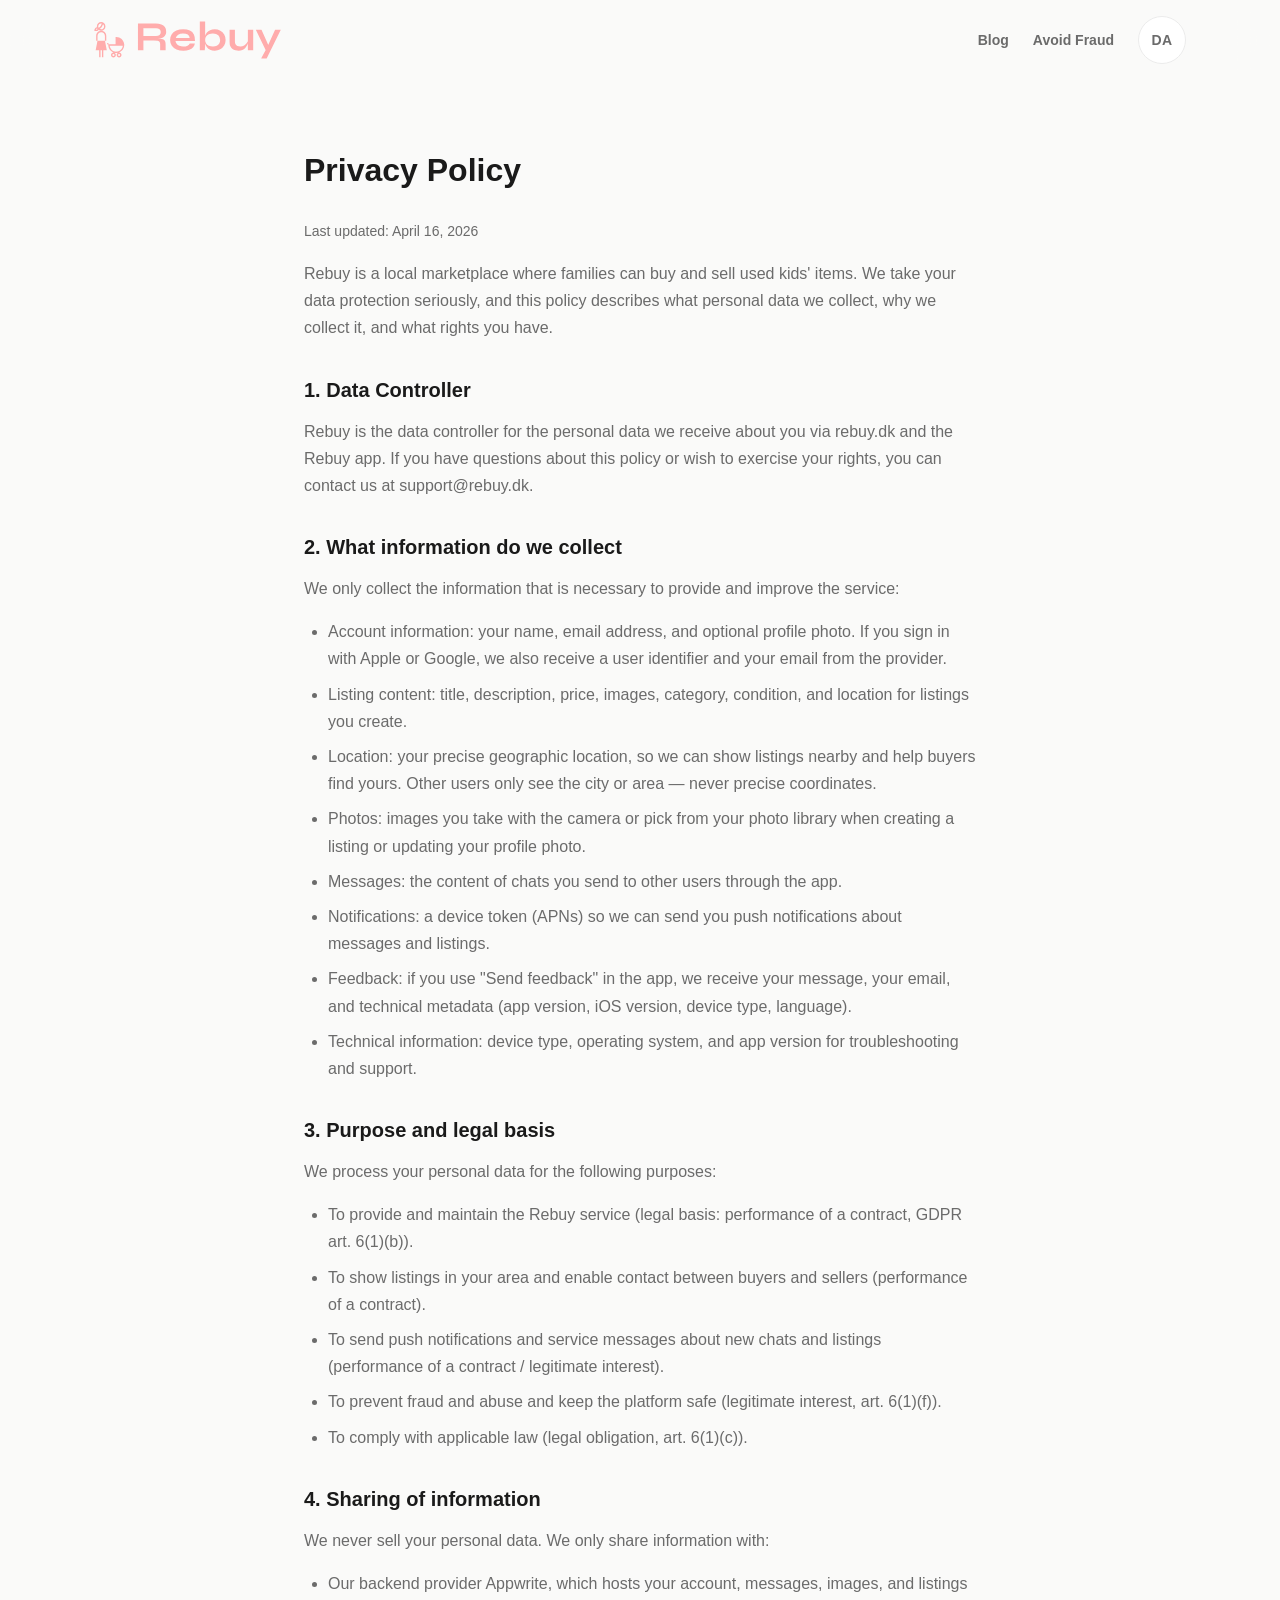
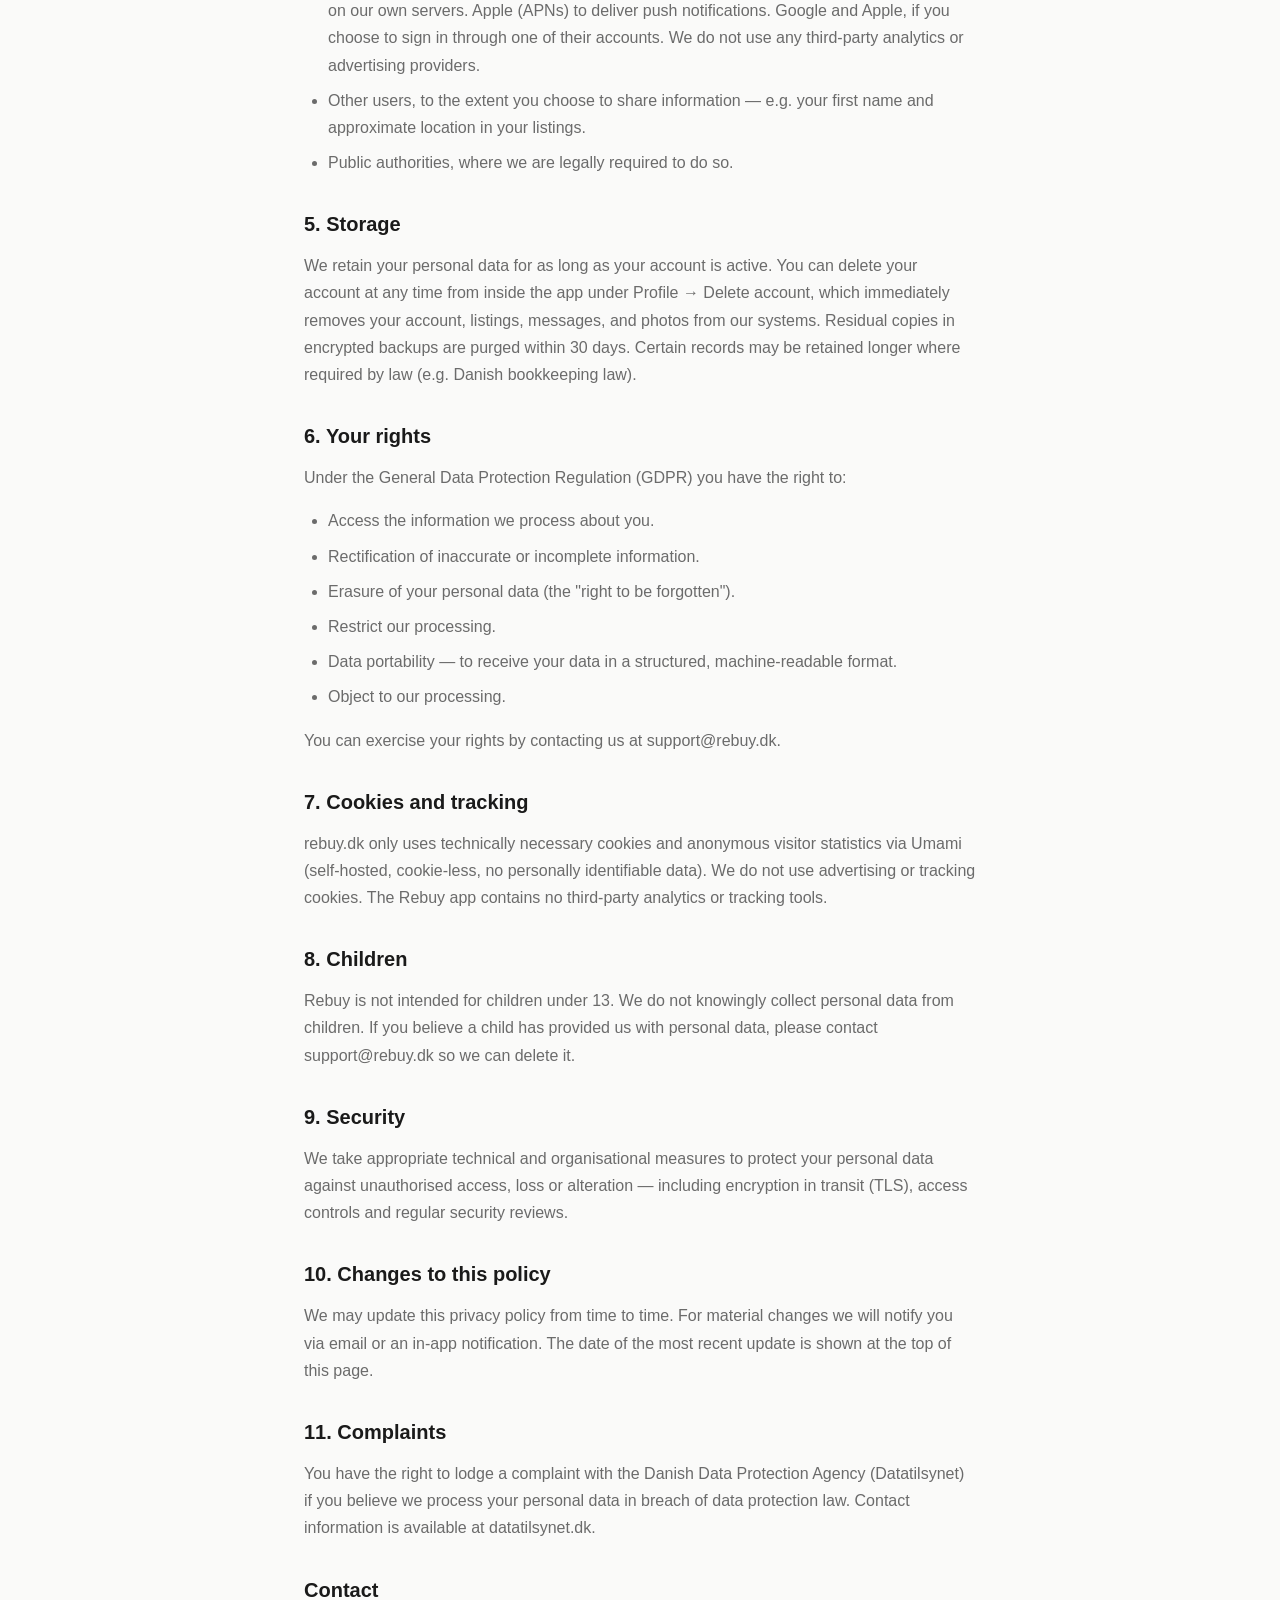
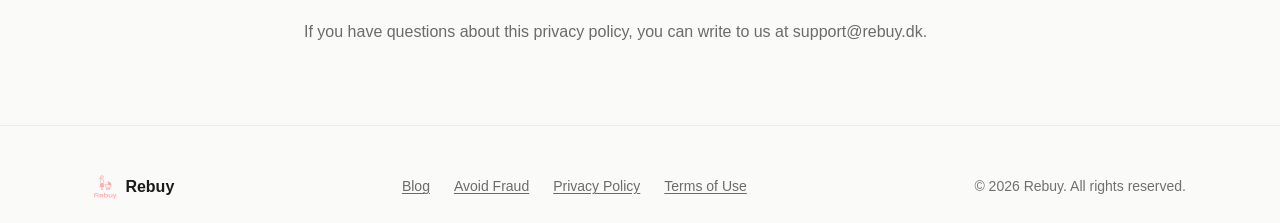
<file: privacy-policy/index.html>
<!DOCTYPE html>
<html lang="da">
<head>
  <meta charset="UTF-8">
  <meta name="viewport" content="width=device-width, initial-scale=1.0">
  <!-- Security headers via meta (GitHub Pages sends no response headers). CSP
       allow-list = Google Fonts, Umami analytics, Appwrite (form POSTs). Note:
       X-Content-Type-Options and frame-ancestors need real response headers —
       out of scope for a meta-only fix. See issue #108. -->
  <meta http-equiv="Content-Security-Policy" content="default-src 'self'; base-uri 'self'; img-src 'self' data:; font-src 'self' https://fonts.gstatic.com; style-src 'self' 'unsafe-inline' https://fonts.googleapis.com; script-src 'self' 'unsafe-inline' https://umami.robert-jensen.dk; connect-src 'self' https://base.anchorit.dk https://umami.robert-jensen.dk; form-action 'self'">
  <meta name="referrer" content="strict-origin-when-cross-origin">
  <title>Privatlivspolitik — Rebuy</title>
  <meta name="description" content="Rebuys privatlivspolitik. Sådan behandler vi dine personoplysninger.">
  <meta property="article:published_time" content="2026-04-16">
  <link rel="canonical" href="https://rebuy.dk/privacy-policy/">
  <link rel="alternate" type="text/plain" title="llms.txt — overview for AI assistants" href="https://rebuy.dk/llms.txt">
  <link rel="alternate" type="text/plain" title="llms-full.txt — full site content for AI assistants" href="https://rebuy.dk/llms-full.txt">

  <!-- Open Graph -->
  <meta property="og:title" content="Privatlivspolitik — Rebuy">
  <meta property="og:description" content="Rebuys privatlivspolitik. Sådan behandler vi dine personoplysninger.">
  <meta property="og:type" content="website">
  <meta property="og:url" content="https://rebuy.dk/privacy-policy/">
  <meta property="og:site_name" content="Rebuy">
  <meta property="og:locale" content="da_DK">
  <meta property="og:locale:alternate" content="en_GB">
  <meta property="og:image" content="https://rebuy.dk/assets/logos/og-image.png">
  <meta property="og:image:width" content="1200">
  <meta property="og:image:height" content="630">
  <meta property="og:image:alt" content="Rebuy — Køb og sælg brugt børnetøj og babyudstyr lokalt">

  <!-- Twitter Card -->
  <meta name="twitter:card" content="summary_large_image">
  <meta name="twitter:title" content="Privatlivspolitik — Rebuy">
  <meta name="twitter:description" content="Rebuys privatlivspolitik. Sådan behandler vi dine personoplysninger.">
  <meta name="twitter:image" content="https://rebuy.dk/assets/logos/og-image.png">

  <script type="application/ld+json">
  {
    "@context": "https://schema.org",
    "@type": "BreadcrumbList",
    "itemListElement": [
      {
        "@type": "ListItem",
        "position": 1,
        "name": "Hjem",
        "item": "https://rebuy.dk/"
      },
      {
        "@type": "ListItem",
        "position": 2,
        "name": "Privatlivspolitik",
        "item": "https://rebuy.dk/privacy-policy/"
      }
    ]
  }
  </script>
  <link rel="alternate" type="application/rss+xml" title="Rebuy — Privatlivspolitik" href="https://rebuy.dk/privacy-policy/feed.xml">
  <link rel="alternate" type="application/rss+xml" title="Rebuy — Privacy Policy" hreflang="en" href="https://rebuy.dk/privacy-policy/en/feed.xml">
  <link rel="icon" type="image/svg+xml" href="/assets/logos/favicon.svg">
  <link rel="apple-touch-icon" href="/assets/logos/apple-touch-icon.png">
  <meta name="theme-color" content="#FAFAF9">
  <link rel="preconnect" href="https://fonts.googleapis.com">
  <link rel="preconnect" href="https://fonts.gstatic.com" crossorigin>
  <link rel="preload" as="style" href="https://fonts.googleapis.com/css2?family=Instrument+Sans:wght@400;500;600;700&display=swap">
  <link href="https://fonts.googleapis.com/css2?family=Instrument+Sans:wght@400;500;600;700&display=swap" rel="stylesheet" media="print" onload="this.media='all'">
  <noscript><link href="https://fonts.googleapis.com/css2?family=Instrument+Sans:wght@400;500;600;700&display=swap" rel="stylesheet"></noscript>
  <link rel="stylesheet" href="/css/styles.css?v=__VERSION__">
  <style>
    .legal { max-width: 720px; margin: 0 auto; padding: var(--space-3xl) var(--space-lg); }
    .legal h1 { font-size: var(--text-3xl); margin-bottom: var(--space-lg); }
    .legal h2 { font-size: var(--text-xl); margin-top: var(--space-xl); margin-bottom: var(--space-sm); }
    .legal p { color: var(--color-text-secondary); margin-bottom: var(--space-md); line-height: 1.7; }
    .legal ul { color: var(--color-text-secondary); margin: 0 0 var(--space-md) var(--space-lg); line-height: 1.7; }
    .legal ul li { margin-bottom: var(--space-xs); }
    .legal-updated { font-size: var(--text-sm); color: var(--color-text-muted); margin-bottom: var(--space-xl); }
    .legal a { color: var(--color-primary, #E88888); }
  </style>
</head>
<body>

  <header class="header">
    <div class="container header-inner">
      <a href="/" class="header-logo">
        <img src="/assets/logos/color-icon-left-layout.svg?v=20260419" alt="Rebuy" width="188" height="40">
      </a>
      <nav class="header-nav" aria-label="Primary navigation">
        <a href="/blog/">Blog</a>
        <a href="/avoid-fraud/" data-i18n="footer.fraud">Undgå svindel</a>
      </nav>
      <button id="lang-toggle" class="lang-toggle" type="button" aria-label="Switch language">
        <span data-i18n="lang.toggle">EN</span>
      </button>
    </div>
  </header>

  <main class="legal">
    <h1 data-i18n="privacy.title">Privatlivspolitik</h1>
    <p class="legal-updated" data-i18n="privacy.updated">Sidst opdateret: 16. april 2026</p>

    <p data-i18n="privacy.intro">Rebuy er en lokal markedsplads, hvor familier kan købe og sælge brugte børneting. Vi tager din databeskyttelse alvorligt, og denne politik beskriver, hvilke personoplysninger vi indsamler, hvorfor vi gør det, og hvilke rettigheder du har.</p>

    <h2 data-i18n="privacy.s1_title">1. Dataansvarlig</h2>
    <p data-i18n="privacy.s1_p">Rebuy er dataansvarlig for behandlingen af de personoplysninger, vi modtager om dig via rebuy.dk og Rebuy-appen. Har du spørgsmål til denne politik eller ønsker at udøve dine rettigheder, kan du kontakte os på <!--email_off-->support@rebuy.dk<!--/email_off-->.</p>

    <h2 data-i18n="privacy.s2_title">2. Hvilke oplysninger indsamler vi</h2>
    <p data-i18n="privacy.s2_intro">Vi indsamler kun de oplysninger, der er nødvendige for at levere og forbedre tjenesten:</p>
    <ul>
      <li data-i18n="privacy.s2_li1">Kontooplysninger: dit navn, din e-mailadresse og valgfrit profilbillede. Hvis du logger ind med Apple eller Google, modtager vi også et brugerident og din e-mail fra udbyderen.</li>
      <li data-i18n="privacy.s2_li2">Annonceindhold: titel, beskrivelse, pris, billeder, kategori, stand og placering for de annoncer, du opretter.</li>
      <li data-i18n="privacy.s2_li3">Lokation: din nøjagtige geografiske placering, så vi kan vise annoncer i nærheden og hjælpe købere med at finde dine. Andre brugere ser kun byen eller området — aldrig præcise koordinater.</li>
      <li data-i18n="privacy.s2_li4">Billeder: fotos, du tager med kameraet eller vælger fra dit billedbibliotek, når du opretter en annonce eller opdaterer dit profilbillede.</li>
      <li data-i18n="privacy.s2_li5">Beskeder: indholdet af de chats, du sender til andre brugere via appen.</li>
      <li data-i18n="privacy.s2_li6">Notifikationer: en enheds-token (APNs), så vi kan sende dig push-notifikationer om beskeder og annoncer.</li>
      <li data-i18n="privacy.s2_li7">Feedback: hvis du bruger "Send feedback" i appen, modtager vi din besked, din e-mail og teknisk metadata (app-version, iOS-version, enhedstype, sprog).</li>
      <li data-i18n="privacy.s2_li8">Teknisk information: enhedstype, operativsystem og app-version til fejlsøgning og support.</li>
    </ul>

    <h2 data-i18n="privacy.s3_title">3. Formål og retsgrundlag</h2>
    <p data-i18n="privacy.s3_intro">Vi behandler dine personoplysninger med følgende formål:</p>
    <ul>
      <li data-i18n="privacy.s3_li1">At levere og vedligeholde Rebuy-tjenesten (retsgrundlag: opfyldelse af aftale, GDPR art. 6, stk. 1, litra b).</li>
      <li data-i18n="privacy.s3_li2">At vise annoncer i dit nærområde og muliggøre kontakt mellem købere og sælgere (opfyldelse af aftale).</li>
      <li data-i18n="privacy.s3_li3">At sende servicerelaterede notifikationer og beskeder (opfyldelse af aftale / legitim interesse).</li>
      <li data-i18n="privacy.s3_li4">At forebygge svindel og misbrug samt holde platformen sikker (legitim interesse, art. 6, stk. 1, litra f).</li>
      <li data-i18n="privacy.s3_li5">At overholde gældende lovgivning (retlig forpligtelse, art. 6, stk. 1, litra c).</li>
    </ul>

    <h2 data-i18n="privacy.s4_title">4. Deling af oplysninger</h2>
    <p data-i18n="privacy.s4_intro">Vi sælger aldrig dine personoplysninger. Vi videregiver kun oplysninger til:</p>
    <ul>
      <li data-i18n="privacy.s4_li1">Databehandlere, der hjælper os med at drive tjenesten (f.eks. hosting- og e-mail-udbydere). Disse er underlagt databehandleraftaler.</li>
      <li data-i18n="privacy.s4_li2">Andre brugere i det omfang, du selv vælger at dele oplysninger — f.eks. dit fornavn og omtrentlig placering i dine annoncer.</li>
      <li data-i18n="privacy.s4_li3">Offentlige myndigheder, hvis vi er retligt forpligtet til det.</li>
    </ul>

    <h2 data-i18n="privacy.s5_title">5. Opbevaring</h2>
    <p data-i18n="privacy.s5_p">Vi opbevarer dine personoplysninger, så længe din konto er aktiv. Du kan til enhver tid slette din konto inde i appen via Profil → Slet konto, hvilket straks fjerner din konto, annoncer, beskeder og billeder fra vores systemer. Eventuelle kopier i krypterede sikkerhedskopier slettes inden for 30 dage. Visse oplysninger kan gemmes længere, hvis lovgivningen kræver det (f.eks. bogføringsloven).</p>

    <h2 data-i18n="privacy.s6_title">6. Dine rettigheder</h2>
    <p data-i18n="privacy.s6_intro">Efter databeskyttelsesforordningen (GDPR) har du ret til:</p>
    <ul>
      <li data-i18n="privacy.s6_li1">Indsigt i de oplysninger, vi behandler om dig.</li>
      <li data-i18n="privacy.s6_li2">Berigtigelse af forkerte eller ufuldstændige oplysninger.</li>
      <li data-i18n="privacy.s6_li3">Sletning af dine personoplysninger ("retten til at blive glemt").</li>
      <li data-i18n="privacy.s6_li4">Begrænsning af behandlingen.</li>
      <li data-i18n="privacy.s6_li5">Dataportabilitet — at modtage dine data i et struktureret, maskinlæsbart format.</li>
      <li data-i18n="privacy.s6_li6">At gøre indsigelse mod behandlingen.</li>
    </ul>
    <p data-i18n="privacy.s6_outro">Du kan udøve dine rettigheder ved at kontakte os på <!--email_off-->support@rebuy.dk<!--/email_off-->.</p>

    <h2 data-i18n="privacy.s7_title">7. Cookies og sporing</h2>
    <p data-i18n="privacy.s7_p">rebuy.dk bruger kun teknisk nødvendige cookies samt anonym besøgsstatistik via Umami (selvhostet, uden cookies og uden personhenførbare data). Vi placerer ikke reklame- eller tracking-cookies. I Rebuy-appen bruger vi anonymiseret brugsstatistik til at forbedre oplevelsen.</p>

    <h2 data-i18n="privacy.s8_title">8. Børn</h2>
    <p data-i18n="privacy.s8_p">Rebuy er ikke beregnet til børn under 13 år. Vi indsamler ikke bevidst personoplysninger fra børn. Hvis du mener, at et barn har afgivet oplysninger til os, bedes du kontakte <!--email_off-->support@rebuy.dk<!--/email_off-->, så vi kan slette dem.</p>

    <h2 data-i18n="privacy.s9_title">9. Sikkerhed</h2>
    <p data-i18n="privacy.s9_p">Vi træffer passende tekniske og organisatoriske foranstaltninger for at beskytte dine personoplysninger mod uautoriseret adgang, tab eller ændring — herunder kryptering under transport (TLS), adgangskontrol og regelmæssige sikkerhedsgennemgange.</p>

    <h2 data-i18n="privacy.s10_title">10. Ændringer til denne politik</h2>
    <p data-i18n="privacy.s10_p">Vi kan opdatere denne privatlivspolitik fra tid til anden. Ved væsentlige ændringer informerer vi dig via e-mail eller en notifikation i appen. Den seneste opdateringsdato fremgår øverst på siden.</p>

    <h2 data-i18n="privacy.s11_title">11. Klager</h2>
    <p data-i18n="privacy.s11_p">Du har ret til at klage til Datatilsynet, hvis du mener, at vi behandler dine personoplysninger i strid med databeskyttelseslovgivningen. Du finder Datatilsynets kontaktoplysninger på datatilsynet.dk.</p>

    <h2 data-i18n="privacy.s12_title">Kontakt</h2>
    <p data-i18n="privacy.s12_p">Har du spørgsmål til denne privatlivspolitik, kan du skrive til <!--email_off-->support@rebuy.dk<!--/email_off-->.</p>
  </main>

  <footer class="footer">
    <div class="container footer-inner">
      <div class="footer-logo">
        <img src="/assets/logos/logo-no-background.svg" alt="Rebuy" width="24" height="25">
        <span class="footer-logo-text">Rebuy</span>
      </div>
      <nav class="footer-links" aria-label="Footer navigation">
        <a href="/blog/">Blog</a>
        <a href="/avoid-fraud/" data-i18n="footer.fraud">Undgå svindel</a>
        <a href="/privacy-policy/" data-i18n="footer.privacy">Privatlivspolitik</a>
        <a href="/terms-of-use/" data-i18n="footer.terms">Vilkår og betingelser</a>
      </nav>
      <span class="footer-copyright" data-i18n="footer.copyright">&copy; 2026 Rebuy. Alle rettigheder forbeholdes.</span>
    </div>
  </footer>

  <script src="/js/i18n.js?v=__VERSION__"></script>
  <script>
    var lang = I18N.detect();
    I18N.apply(lang);
    var langBtn = document.getElementById("lang-toggle");
    if (langBtn) {
      langBtn.addEventListener("click", function () { I18N.toggle(); });
    }
  </script>
</body>
</html>
</file>
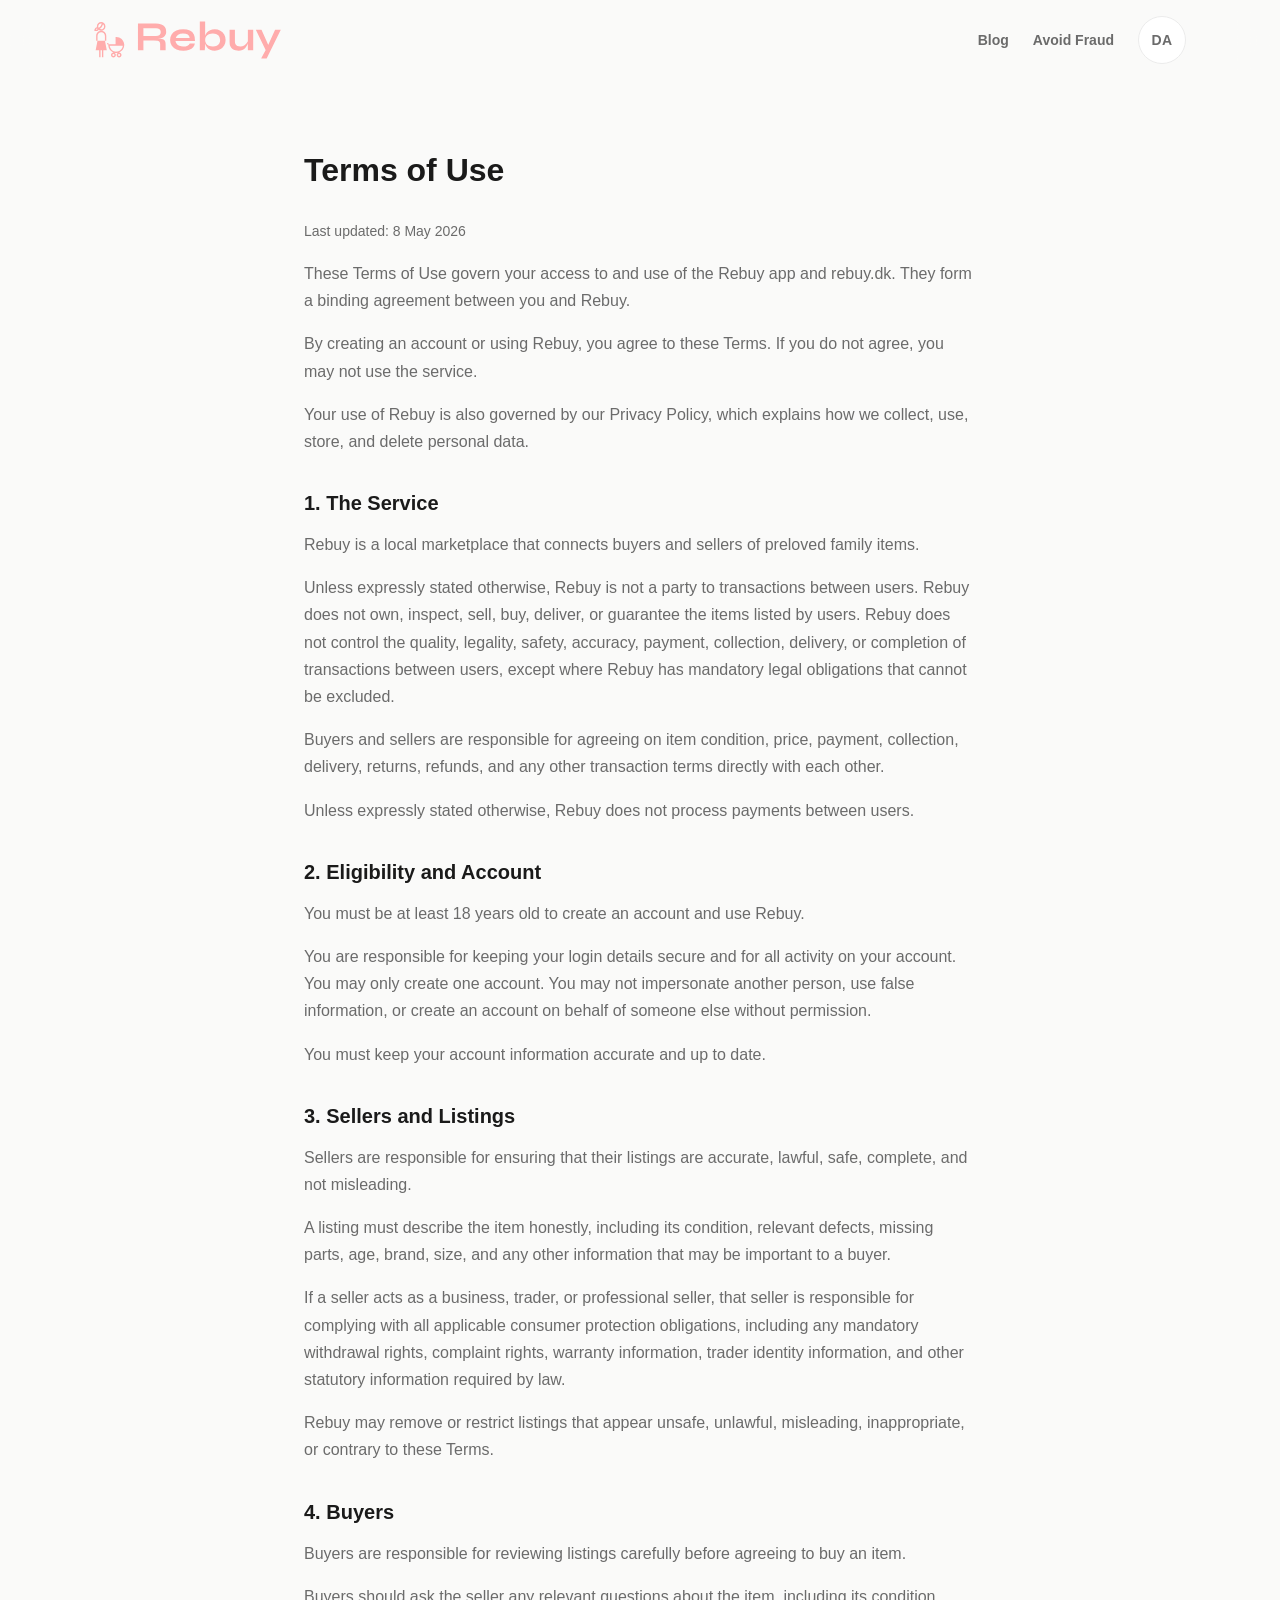
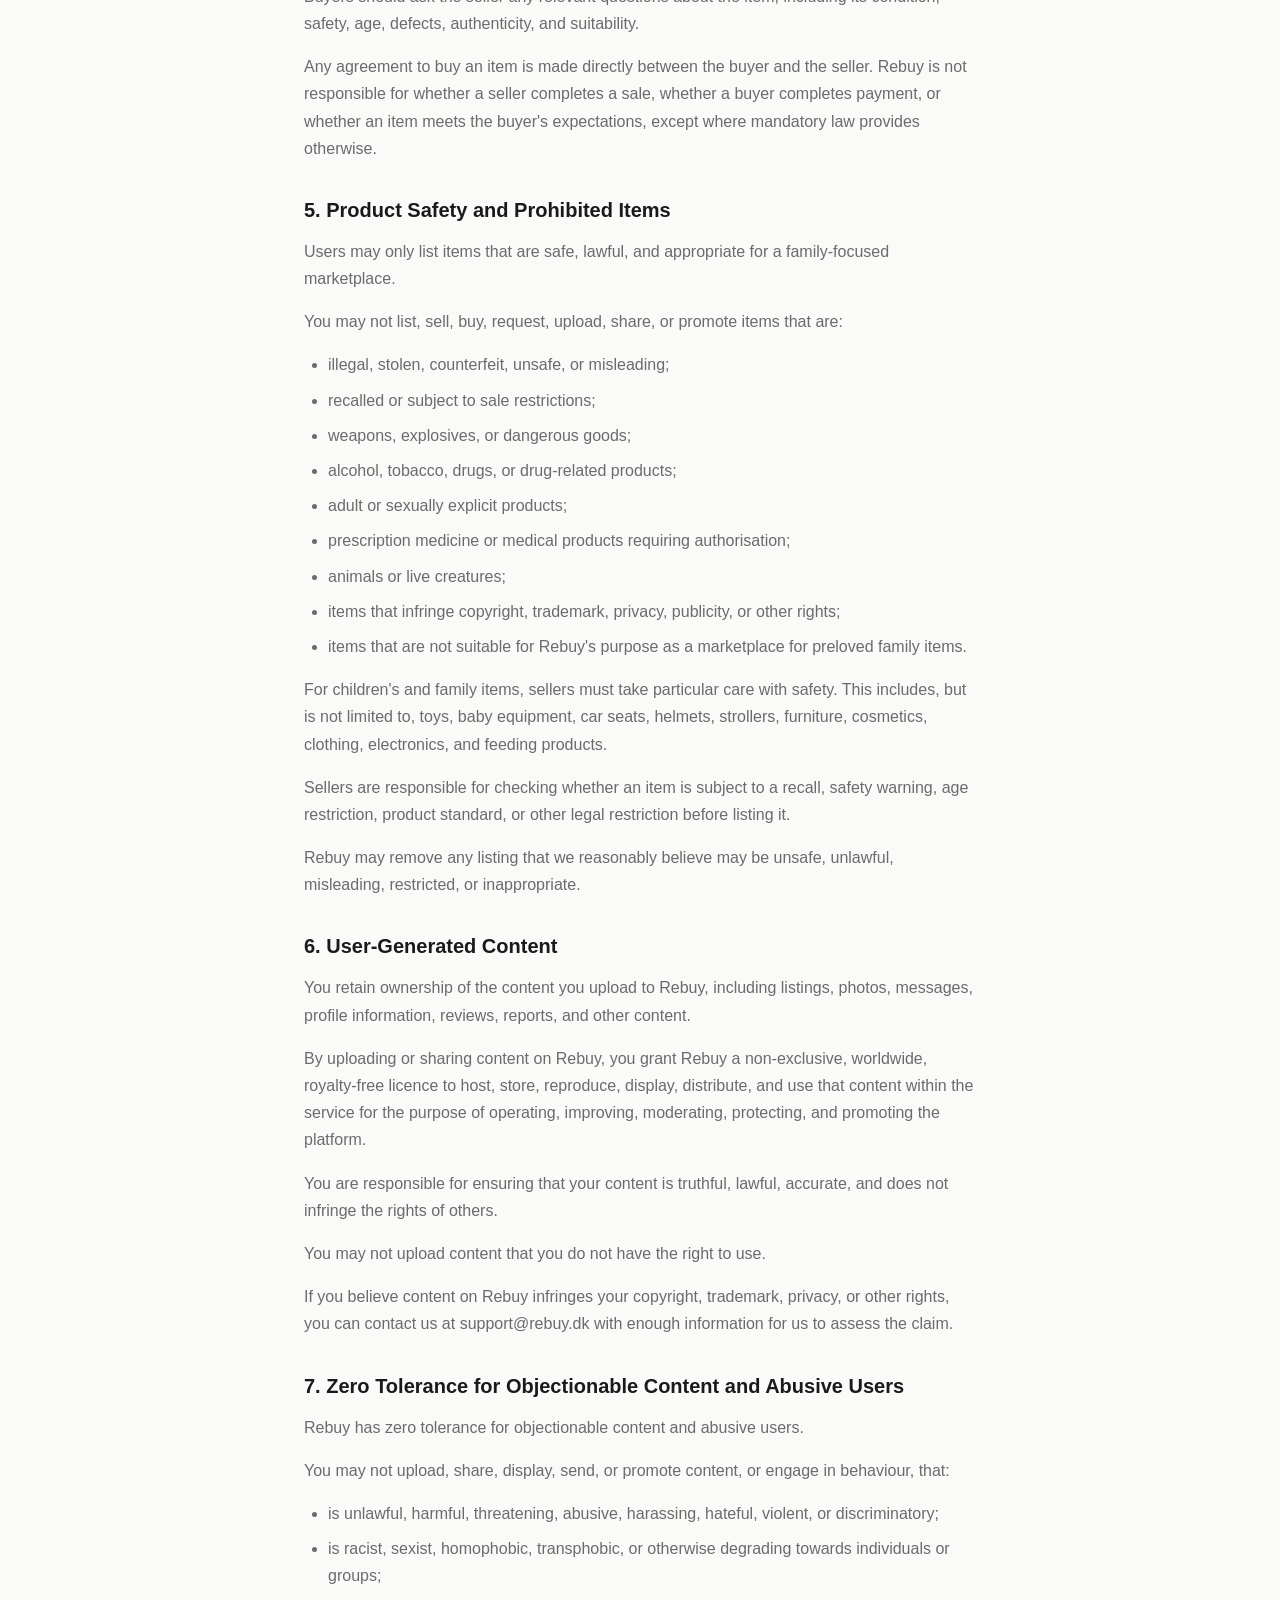
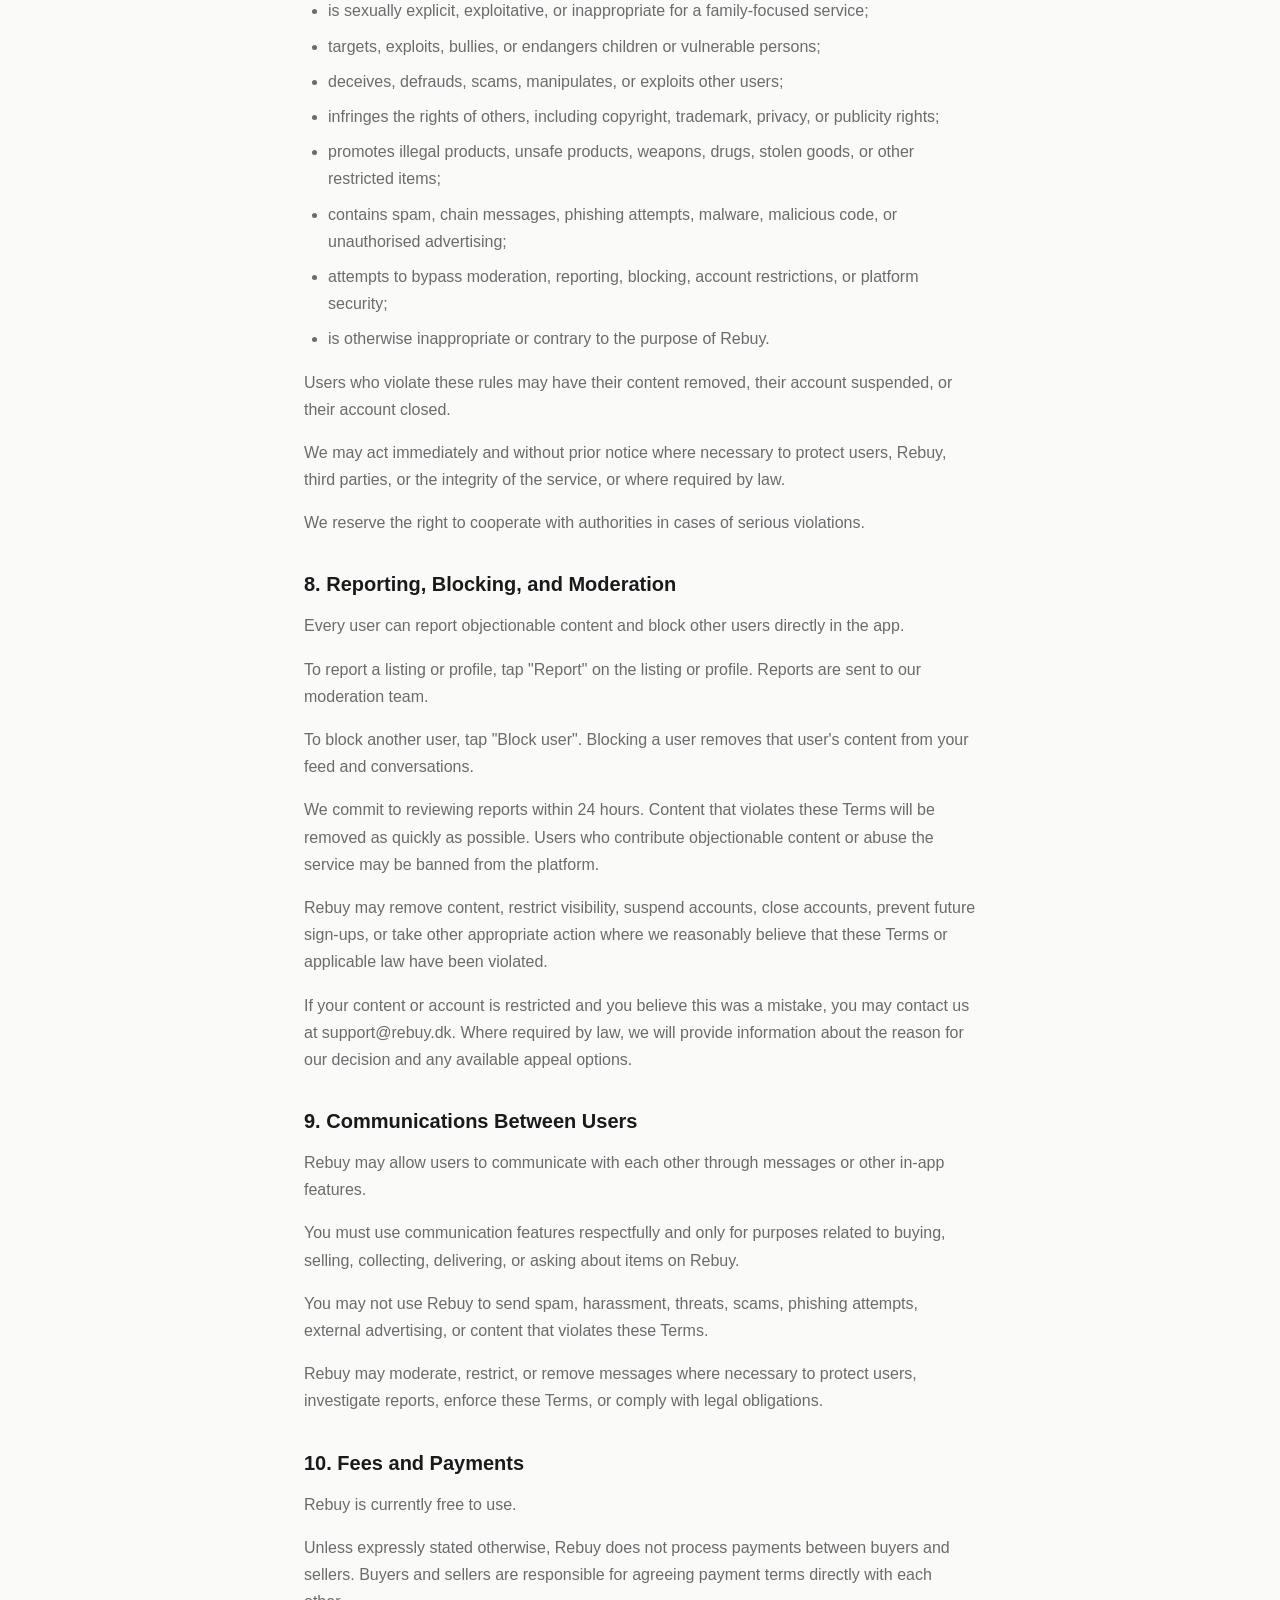
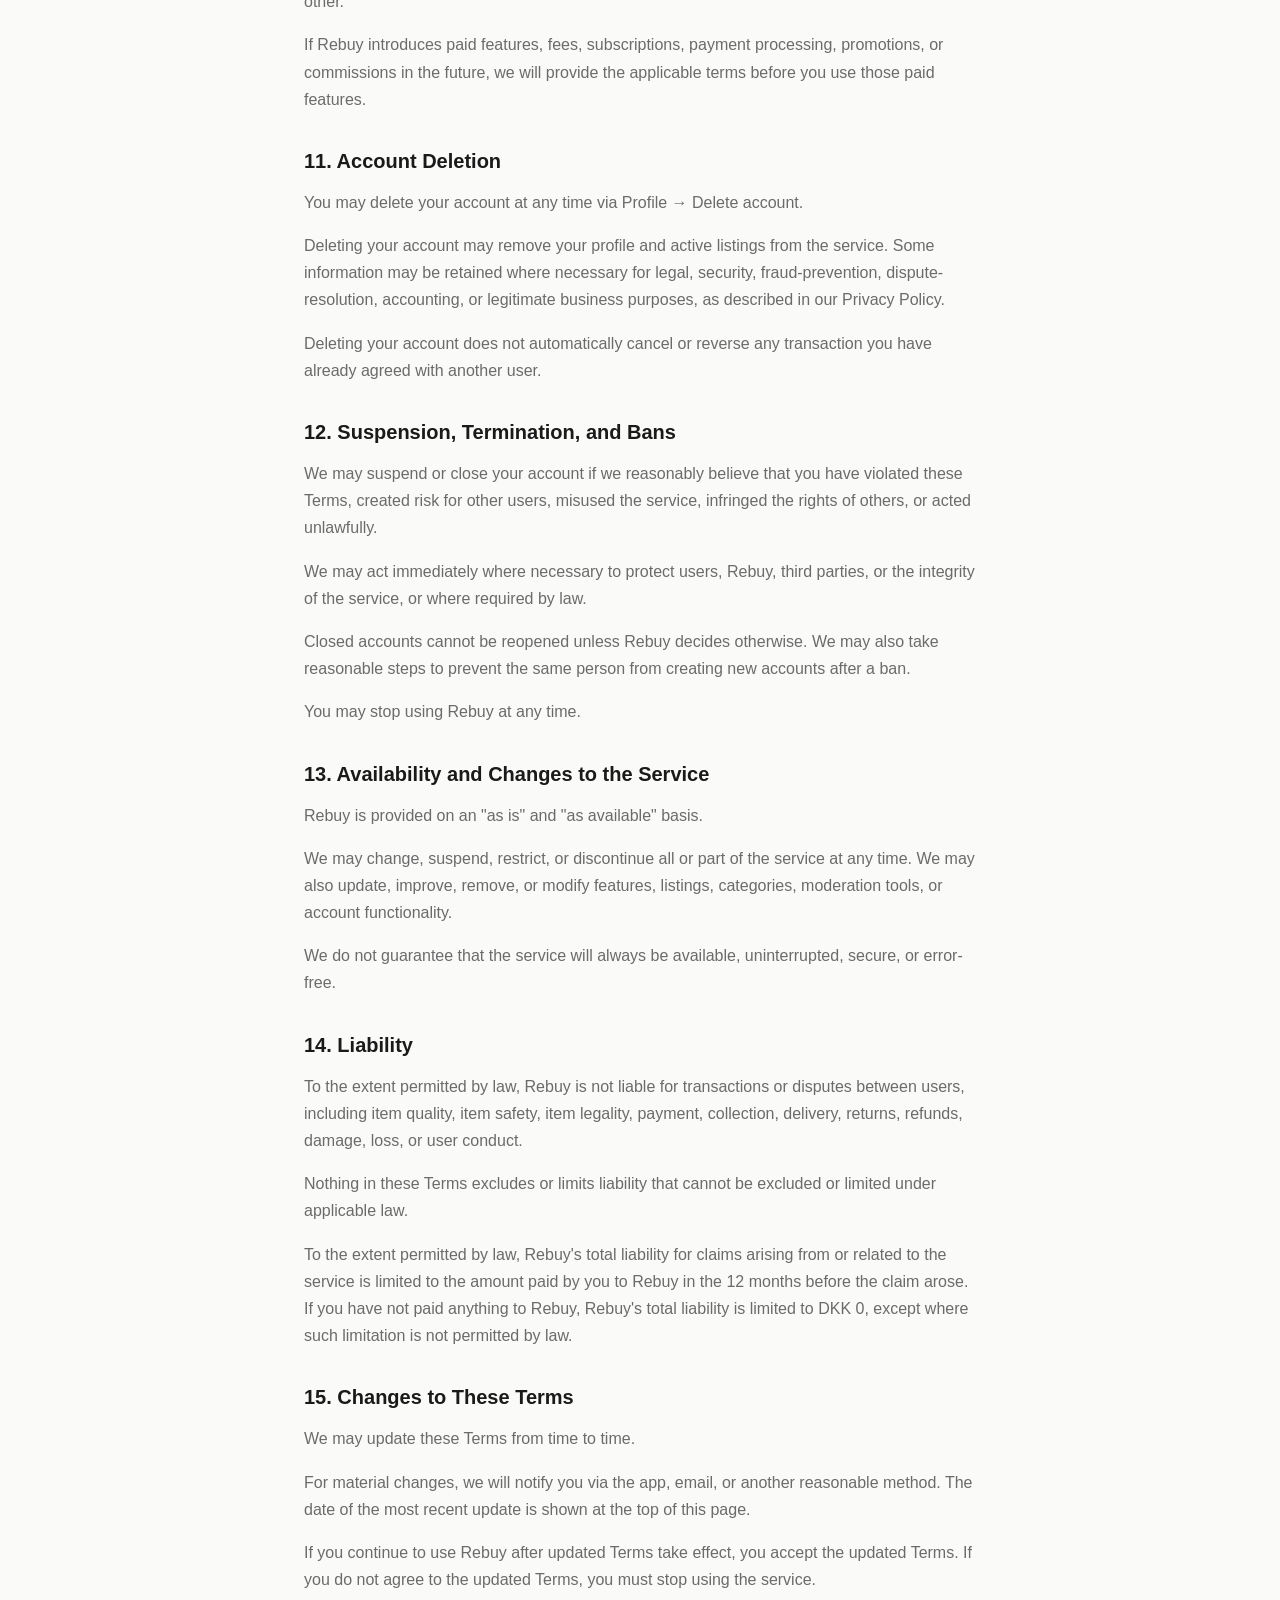
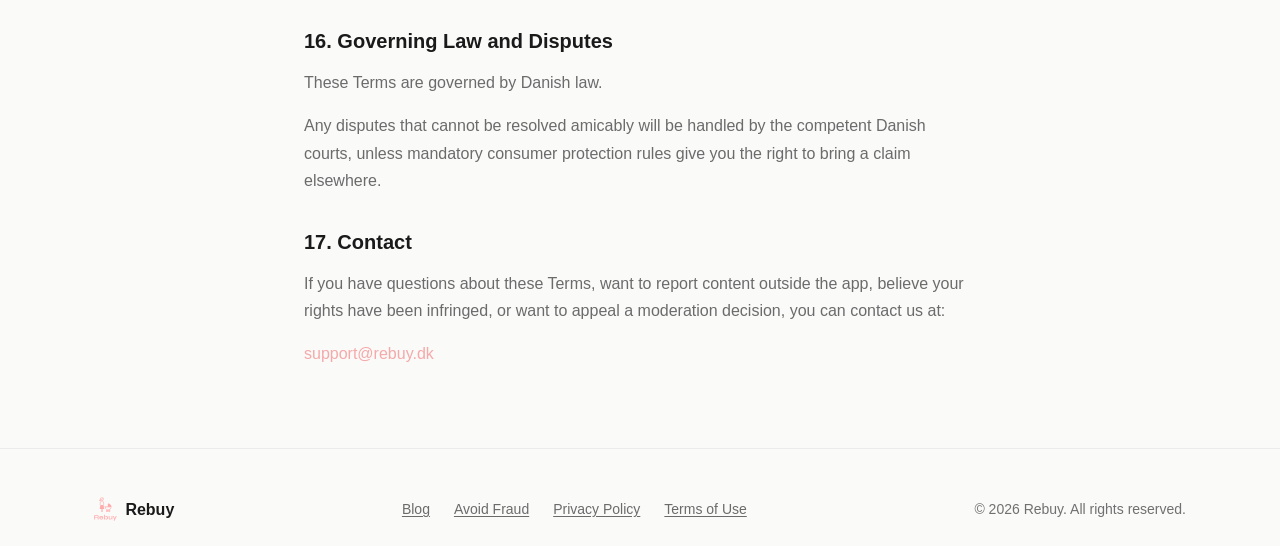
<file: terms-of-use/index.html>
<!DOCTYPE html>
<html lang="da">
<head>
  <meta charset="UTF-8">
  <meta name="viewport" content="width=device-width, initial-scale=1.0">
  <!-- Security headers via meta (GitHub Pages sends no response headers). CSP
       allow-list = Google Fonts, Umami analytics, Appwrite (form POSTs). Note:
       X-Content-Type-Options and frame-ancestors need real response headers —
       out of scope for a meta-only fix. See issue #108. -->
  <meta http-equiv="Content-Security-Policy" content="default-src 'self'; base-uri 'self'; img-src 'self' data:; font-src 'self' https://fonts.gstatic.com; style-src 'self' 'unsafe-inline' https://fonts.googleapis.com; script-src 'self' 'unsafe-inline' https://umami.robert-jensen.dk; connect-src 'self' https://base.anchorit.dk https://umami.robert-jensen.dk; form-action 'self'">
  <meta name="referrer" content="strict-origin-when-cross-origin">
  <title>Vilkår for brug — Rebuy</title>
  <meta name="description" content="Rebuys vilkår for brug, herunder regler for sælgere, købere, produktsikkerhed, brugergenereret indhold og moderation.">
  <meta property="article:published_time" content="2026-05-08">
  <link rel="canonical" href="https://rebuy.dk/terms-of-use/">
  <link rel="alternate" type="text/plain" title="llms.txt — overview for AI assistants" href="https://rebuy.dk/llms.txt">
  <link rel="alternate" type="text/plain" title="llms-full.txt — full site content for AI assistants" href="https://rebuy.dk/llms-full.txt">

  <!-- Open Graph -->
  <meta property="og:title" content="Vilkår for brug — Rebuy">
  <meta property="og:description" content="Rebuys vilkår for brug, herunder regler for sælgere, købere, produktsikkerhed, brugergenereret indhold og moderation.">
  <meta property="og:type" content="website">
  <meta property="og:url" content="https://rebuy.dk/terms-of-use/">
  <meta property="og:site_name" content="Rebuy">
  <meta property="og:locale" content="da_DK">
  <meta property="og:locale:alternate" content="en_GB">
  <meta property="og:image" content="https://rebuy.dk/assets/logos/og-image.png">
  <meta property="og:image:width" content="1200">
  <meta property="og:image:height" content="630">
  <meta property="og:image:alt" content="Rebuy — Køb og sælg brugt børnetøj og babyudstyr lokalt">

  <!-- Twitter Card -->
  <meta name="twitter:card" content="summary_large_image">
  <meta name="twitter:title" content="Vilkår for brug — Rebuy">
  <meta name="twitter:description" content="Rebuys vilkår for brug, herunder regler for sælgere, købere, produktsikkerhed, brugergenereret indhold og moderation.">
  <meta name="twitter:image" content="https://rebuy.dk/assets/logos/og-image.png">

  <script type="application/ld+json">
  {
    "@context": "https://schema.org",
    "@type": "BreadcrumbList",
    "itemListElement": [
      {
        "@type": "ListItem",
        "position": 1,
        "name": "Hjem",
        "item": "https://rebuy.dk/"
      },
      {
        "@type": "ListItem",
        "position": 2,
        "name": "Vilkår for brug",
        "item": "https://rebuy.dk/terms-of-use/"
      }
    ]
  }
  </script>
  <link rel="alternate" type="application/rss+xml" title="Rebuy — Vilkår for brug" href="https://rebuy.dk/terms-of-use/feed.xml">
  <link rel="alternate" type="application/rss+xml" title="Rebuy — Terms of Use" hreflang="en" href="https://rebuy.dk/terms-of-use/en/feed.xml">
  <link rel="icon" type="image/svg+xml" href="/assets/logos/favicon.svg">
  <link rel="apple-touch-icon" href="/assets/logos/apple-touch-icon.png">
  <meta name="theme-color" content="#FAFAF9">
  <link rel="preconnect" href="https://fonts.googleapis.com">
  <link rel="preconnect" href="https://fonts.gstatic.com" crossorigin>
  <link rel="preload" as="style" href="https://fonts.googleapis.com/css2?family=Instrument+Sans:wght@400;500;600;700&display=swap">
  <link href="https://fonts.googleapis.com/css2?family=Instrument+Sans:wght@400;500;600;700&display=swap" rel="stylesheet" media="print" onload="this.media='all'">
  <noscript><link href="https://fonts.googleapis.com/css2?family=Instrument+Sans:wght@400;500;600;700&display=swap" rel="stylesheet"></noscript>
  <link rel="stylesheet" href="/css/styles.css?v=__VERSION__">
  <style>
    .legal { max-width: 720px; margin: 0 auto; padding: var(--space-3xl) var(--space-lg); }
    .legal h1 { font-size: var(--text-3xl); margin-bottom: var(--space-lg); }
    .legal h2 { font-size: var(--text-xl); margin-top: var(--space-xl); margin-bottom: var(--space-sm); }
    .legal p { color: var(--color-text-secondary); margin-bottom: var(--space-md); line-height: 1.7; }
    .legal ul { color: var(--color-text-secondary); margin: 0 0 var(--space-md) var(--space-lg); line-height: 1.7; }
    .legal ul li { margin-bottom: var(--space-xs); }
    .legal-updated { font-size: var(--text-sm); color: var(--color-text-muted); margin-bottom: var(--space-xl); }
    .legal a { color: var(--color-primary, #E88888); }
  </style>
</head>
<body>

  <header class="header">
    <div class="container header-inner">
      <a href="/" class="header-logo">
        <img src="/assets/logos/color-icon-left-layout.svg?v=20260419" alt="Rebuy" width="188" height="40">
      </a>
      <nav class="header-nav" aria-label="Primary navigation">
        <a href="/blog/">Blog</a>
        <a href="/avoid-fraud/" data-i18n="footer.fraud">Undgå svindel</a>
      </nav>
      <button id="lang-toggle" class="lang-toggle" type="button" aria-label="Switch language">
        <span data-i18n="lang.toggle">EN</span>
      </button>
    </div>
  </header>

  <main class="legal">
    <h1 data-i18n="tou.title">Vilkår for brug</h1>
    <p class="legal-updated" data-i18n="tou.updated">Sidst opdateret: 8. maj 2026</p>

    <p data-i18n="tou.intro1">Disse vilkår for brug regulerer din adgang til og brug af Rebuy-appen og rebuy.dk. De udgør en bindende aftale mellem dig og Rebuy.</p>
    <p data-i18n="tou.intro2">Ved at oprette en konto eller bruge Rebuy accepterer du disse vilkår. Hvis du ikke accepterer dem, må du ikke bruge tjenesten.</p>
    <p data-i18n="tou.intro3">Din brug af Rebuy er også omfattet af vores privatlivspolitik, der beskriver, hvordan vi indsamler, bruger, opbevarer og sletter personoplysninger.</p>

    <h2 data-i18n="tou.s1_title">1. Tjenesten</h2>
    <p data-i18n="tou.s1_p1">Rebuy er en lokal markedsplads, der forbinder købere og sælgere af brugte familievarer.</p>
    <p data-i18n="tou.s1_p2">Medmindre andet udtrykkeligt er angivet, er Rebuy ikke part i transaktioner mellem brugere. Rebuy hverken ejer, inspicerer, sælger, køber, leverer eller garanterer de varer, der lægges op af brugere. Rebuy kontrollerer ikke kvaliteten, lovligheden, sikkerheden, nøjagtigheden, betalingen, afhentningen, leveringen eller gennemførelsen af transaktioner mellem brugere, undtagen hvor Rebuy har ufravigelige juridiske forpligtelser, der ikke kan fravælges.</p>
    <p data-i18n="tou.s1_p3">Købere og sælgere er ansvarlige for selv at aftale varens stand, pris, betaling, afhentning, levering, returnering, refusion og eventuelle andre transaktionsvilkår direkte med hinanden.</p>
    <p data-i18n="tou.s1_p4">Medmindre andet udtrykkeligt er angivet, behandler Rebuy ikke betalinger mellem brugere.</p>

    <h2 data-i18n="tou.s2_title">2. Brugerkrav og konto</h2>
    <p data-i18n="tou.s2_p1">Du skal være mindst 18 år for at oprette en konto og bruge Rebuy.</p>
    <p data-i18n="tou.s2_p2">Du er ansvarlig for at holde dine loginoplysninger sikre og for al aktivitet på din konto. Du må kun oprette én konto. Du må ikke udgive dig for en anden person, bruge falske oplysninger eller oprette en konto på vegne af en anden uden tilladelse.</p>
    <p data-i18n="tou.s2_p3">Du skal holde dine kontooplysninger korrekte og opdaterede.</p>

    <h2 data-i18n="tou.s3_title">3. Sælgere og annoncer</h2>
    <p data-i18n="tou.s3_p1">Sælgere er ansvarlige for, at deres annoncer er nøjagtige, lovlige, sikre, fuldstændige og ikke vildledende.</p>
    <p data-i18n="tou.s3_p2">En annonce skal beskrive varen ærligt, herunder dens stand, relevante defekter, manglende dele, alder, mærke, størrelse og andre oplysninger, der kan være vigtige for en køber.</p>
    <p data-i18n="tou.s3_p3">Hvis en sælger optræder som virksomhed, erhvervsdrivende eller professionel sælger, er denne sælger ansvarlig for at overholde alle gældende forbrugerbeskyttelsesforpligtelser, herunder lovpligtig fortrydelsesret, klageadgang, garantioplysninger, oplysninger om den erhvervsdrivendes identitet og andre lovpligtige oplysninger.</p>
    <p data-i18n="tou.s3_p4">Rebuy kan fjerne eller begrænse annoncer, der fremstår som usikre, ulovlige, vildledende, upassende eller i strid med disse vilkår.</p>

    <h2 data-i18n="tou.s4_title">4. Købere</h2>
    <p data-i18n="tou.s4_p1">Købere er ansvarlige for at gennemgå annoncer omhyggeligt, før de aftaler at købe en vare.</p>
    <p data-i18n="tou.s4_p2">Købere bør stille sælgeren relevante spørgsmål om varen, herunder dens stand, sikkerhed, alder, defekter, ægthed og egnethed.</p>
    <p data-i18n="tou.s4_p3">Enhver aftale om at købe en vare indgås direkte mellem køberen og sælgeren. Rebuy er ikke ansvarlig for, om en sælger gennemfører et salg, om en køber gennemfører betaling, eller om en vare lever op til køberens forventninger, medmindre ufravigelig lov bestemmer andet.</p>

    <h2 data-i18n="tou.s5_title">5. Produktsikkerhed og forbudte varer</h2>
    <p data-i18n="tou.s5_p1">Brugere må kun lægge varer op, der er sikre, lovlige og passende for en familieorienteret markedsplads.</p>
    <p data-i18n="tou.s5_listIntro">Du må ikke lægge op, sælge, købe, efterspørge, uploade, dele eller promovere varer, der er:</p>
    <ul>
      <li data-i18n="tou.s5_li1">ulovlige, stjålne, forfalskede, usikre eller vildledende;</li>
      <li data-i18n="tou.s5_li2">tilbagekaldte eller underlagt salgsbegrænsninger;</li>
      <li data-i18n="tou.s5_li3">våben, sprængstoffer eller farligt gods;</li>
      <li data-i18n="tou.s5_li4">alkohol, tobak, narkotika eller stof-relaterede produkter;</li>
      <li data-i18n="tou.s5_li5">voksen- eller seksuelt eksplicitte produkter;</li>
      <li data-i18n="tou.s5_li6">receptpligtig medicin eller medicinske produkter, der kræver godkendelse;</li>
      <li data-i18n="tou.s5_li7">dyr eller levende skabninger;</li>
      <li data-i18n="tou.s5_li8">varer, der krænker ophavsret, varemærke, privatlivets fred, retten til eget billede eller andre rettigheder;</li>
      <li data-i18n="tou.s5_li9">varer, der ikke er egnede til Rebuys formål som markedsplads for brugte familievarer.</li>
    </ul>
    <p data-i18n="tou.s5_p2">For børne- og familievarer skal sælgere være særligt opmærksomme på sikkerhed. Dette omfatter, men er ikke begrænset til, legetøj, babyudstyr, autostole, hjelme, klapvogne, møbler, kosmetik, tøj, elektronik og spiseprodukter.</p>
    <p data-i18n="tou.s5_p3">Sælgere er ansvarlige for at kontrollere, om en vare er omfattet af en tilbagekaldelse, sikkerhedsadvarsel, aldersbegrænsning, produktstandard eller anden lovmæssig begrænsning, før den lægges op.</p>
    <p data-i18n="tou.s5_p4">Rebuy kan fjerne enhver annonce, som vi med rimelighed mener kan være usikker, ulovlig, vildledende, begrænset eller upassende.</p>

    <h2 data-i18n="tou.s6_title">6. Brugergenereret indhold</h2>
    <p data-i18n="tou.s6_p1">Du bevarer ejerskabet til det indhold, du uploader til Rebuy, herunder annoncer, billeder, beskeder, profiloplysninger, anmeldelser, rapporter og andet indhold.</p>
    <p data-i18n="tou.s6_p2">Ved at uploade eller dele indhold på Rebuy giver du Rebuy en ikke-eksklusiv, verdensomspændende, royaltyfri licens til at hoste, opbevare, gengive, vise, distribuere og bruge dette indhold inden for tjenesten med det formål at drive, forbedre, moderere, beskytte og promovere platformen.</p>
    <p data-i18n="tou.s6_p3">Du er ansvarlig for, at dit indhold er sandfærdigt, lovligt, nøjagtigt og ikke krænker andres rettigheder.</p>
    <p data-i18n="tou.s6_p4">Du må ikke uploade indhold, som du ikke har ret til at bruge.</p>
    <p data-i18n="tou.s6_p5">Hvis du mener, at indhold på Rebuy krænker din ophavsret, dit varemærke, dit privatliv eller andre rettigheder, kan du kontakte os på <!--email_off--><a href="mailto:support@rebuy.dk">support@rebuy.dk</a><!--/email_off--> med tilstrækkelig information til, at vi kan vurdere kravet.</p>

    <h2 data-i18n="tou.s7_title">7. Nul tolerance for stødende indhold og krænkende brugere</h2>
    <p data-i18n="tou.s7_p1">Rebuy har nul tolerance over for stødende indhold og krænkende brugere.</p>
    <p data-i18n="tou.s7_intro">Du må ikke uploade, dele, vise, sende eller fremme indhold, eller udvise adfærd, der:</p>
    <ul>
      <li data-i18n="tou.s7_li1">er ulovligt, skadeligt, truende, krænkende, chikanerende, hadefuldt, voldeligt eller diskriminerende;</li>
      <li data-i18n="tou.s7_li2">er racistisk, sexistisk, homofobisk, transfobisk eller på anden måde nedværdigende over for enkeltpersoner eller grupper;</li>
      <li data-i18n="tou.s7_li3">er seksuelt eksplicit, udnyttende eller upassende for en familieorienteret tjeneste;</li>
      <li data-i18n="tou.s7_li4">målretter, udnytter, mobber eller bringer børn eller sårbare personer i fare;</li>
      <li data-i18n="tou.s7_li5">bedrager, snyder, manipulerer eller udnytter andre brugere;</li>
      <li data-i18n="tou.s7_li6">krænker andres rettigheder, herunder ophavsret, varemærke, privatlivets fred eller retten til eget billede;</li>
      <li data-i18n="tou.s7_li7">promoverer ulovlige produkter, usikre produkter, våben, narkotika, stjålne varer eller andre begrænsede genstande;</li>
      <li data-i18n="tou.s7_li8">indeholder spam, kædebreve, phishing, malware, ondsindet kode eller uautoriseret reklame;</li>
      <li data-i18n="tou.s7_li9">forsøger at omgå moderation, indrapportering, blokering, kontorestriktioner eller platformens sikkerhed;</li>
      <li data-i18n="tou.s7_li10">på anden måde er upassende eller i strid med Rebuys formål.</li>
    </ul>
    <p data-i18n="tou.s7_outro1">Brugere, der overtræder disse regler, kan få deres indhold fjernet, deres konto suspenderet eller lukket.</p>
    <p data-i18n="tou.s7_outro2">Vi kan handle øjeblikkeligt og uden forudgående varsel, hvor det er nødvendigt for at beskytte brugere, Rebuy, tredjeparter eller integriteten af tjenesten, eller hvor det kræves ved lov.</p>
    <p data-i18n="tou.s7_outro3">Vi forbeholder os retten til at samarbejde med myndigheder ved alvorlige overtrædelser.</p>

    <h2 data-i18n="tou.s8_title">8. Anmeldelse, blokering og moderation</h2>
    <p data-i18n="tou.s8_p1">Hver bruger kan anmelde stødende indhold og blokere andre brugere direkte i appen.</p>
    <p data-i18n="tou.s8_p2">For at anmelde en annonce eller profil skal du trykke på "Anmeld" på annoncen eller profilen. Anmeldelser sendes til vores moderationsteam.</p>
    <p data-i18n="tou.s8_p3">For at blokere en anden bruger skal du trykke på "Bloker bruger". Blokering af en bruger fjerner brugerens indhold fra dit feed og dine samtaler.</p>
    <p data-i18n="tou.s8_p4">Vi forpligter os til at gennemgå anmeldelser inden for 24 timer. Indhold, der overtræder disse vilkår, fjernes hurtigst muligt. Brugere, der bidrager med stødende indhold eller misbruger tjenesten, kan blive udelukket fra platformen.</p>
    <p data-i18n="tou.s8_p5">Rebuy kan fjerne indhold, begrænse synlighed, suspendere konti, lukke konti, forhindre fremtidige tilmeldinger eller træffe andre passende foranstaltninger, hvor vi med rimelighed mener, at disse vilkår eller gældende lovgivning er blevet overtrådt.</p>
    <p data-i18n="tou.s8_p6">Hvis dit indhold eller din konto bliver begrænset, og du mener, at det var en fejl, kan du kontakte os på <!--email_off--><a href="mailto:support@rebuy.dk">support@rebuy.dk</a><!--/email_off-->. Hvor det kræves ved lov, vil vi give oplysninger om årsagen til vores beslutning og om eventuelle tilgængelige klagemuligheder.</p>

    <h2 data-i18n="tou.s9_title">9. Kommunikation mellem brugere</h2>
    <p data-i18n="tou.s9_p1">Rebuy kan tillade, at brugere kommunikerer med hinanden via beskeder eller andre funktioner i appen.</p>
    <p data-i18n="tou.s9_p2">Du skal bruge kommunikationsfunktionerne respektfuldt og kun til formål, der vedrører køb, salg, afhentning, levering eller forespørgsler om varer på Rebuy.</p>
    <p data-i18n="tou.s9_p3">Du må ikke bruge Rebuy til at sende spam, chikane, trusler, svindel, phishing-forsøg, ekstern reklame eller indhold, der overtræder disse vilkår.</p>
    <p data-i18n="tou.s9_p4">Rebuy kan moderere, begrænse eller fjerne beskeder, hvor det er nødvendigt for at beskytte brugere, undersøge anmeldelser, håndhæve disse vilkår eller overholde retlige forpligtelser.</p>

    <h2 data-i18n="tou.s10_title">10. Gebyrer og betalinger</h2>
    <p data-i18n="tou.s10_p1">Rebuy er i øjeblikket gratis at bruge.</p>
    <p data-i18n="tou.s10_p2">Medmindre andet udtrykkeligt er angivet, behandler Rebuy ikke betalinger mellem købere og sælgere. Købere og sælgere er ansvarlige for selv at aftale betalingsvilkår direkte med hinanden.</p>
    <p data-i18n="tou.s10_p3">Hvis Rebuy fremover introducerer betalte funktioner, gebyrer, abonnementer, betalingsbehandling, kampagner eller provisioner, vil vi oplyse de relevante vilkår, før du bruger disse betalte funktioner.</p>

    <h2 data-i18n="tou.s11_title">11. Sletning af konto</h2>
    <p data-i18n="tou.s11_p1">Du kan til enhver tid slette din konto via Profil → Slet konto.</p>
    <p data-i18n="tou.s11_p2">Sletning af din konto kan fjerne din profil og aktive annoncer fra tjenesten. Visse oplysninger kan blive opbevaret, hvor det er nødvendigt af juridiske, sikkerhedsmæssige, svindelforebyggende, tvistløsende, regnskabsmæssige eller andre legitime forretningsmæssige hensyn, som beskrevet i vores privatlivspolitik.</p>
    <p data-i18n="tou.s11_p3">Sletning af din konto annullerer eller tilbagefører ikke automatisk transaktioner, som du allerede har aftalt med en anden bruger.</p>

    <h2 data-i18n="tou.s12_title">12. Suspension, opsigelse og udelukkelse</h2>
    <p data-i18n="tou.s12_p1">Vi kan suspendere eller lukke din konto, hvis vi med rimelighed mener, at du har overtrådt disse vilkår, skabt risiko for andre brugere, misbrugt tjenesten, krænket andres rettigheder eller handlet ulovligt.</p>
    <p data-i18n="tou.s12_p2">Vi kan handle øjeblikkeligt, hvor det er nødvendigt for at beskytte brugere, Rebuy, tredjeparter eller integriteten af tjenesten, eller hvor det kræves ved lov.</p>
    <p data-i18n="tou.s12_p3">Lukkede konti kan ikke genåbnes, medmindre Rebuy beslutter andet. Vi kan også træffe rimelige foranstaltninger for at forhindre samme person i at oprette nye konti efter en udelukkelse.</p>
    <p data-i18n="tou.s12_p4">Du kan til enhver tid stoppe med at bruge Rebuy.</p>

    <h2 data-i18n="tou.s13_title">13. Tilgængelighed og ændringer af tjenesten</h2>
    <p data-i18n="tou.s13_p1">Rebuy leveres "som den er" og "som tilgængelig".</p>
    <p data-i18n="tou.s13_p2">Vi kan ændre, suspendere, begrænse eller indstille hele eller dele af tjenesten til enhver tid. Vi kan også opdatere, forbedre, fjerne eller modificere funktioner, annoncer, kategorier, moderationsværktøjer eller kontofunktionalitet.</p>
    <p data-i18n="tou.s13_p3">Vi garanterer ikke, at tjenesten altid er tilgængelig, uafbrudt, sikker eller fejlfri.</p>

    <h2 data-i18n="tou.s14_title">14. Ansvar</h2>
    <p data-i18n="tou.s14_p1">I det omfang det er tilladt ved lov, er Rebuy ikke ansvarlig for transaktioner eller tvister mellem brugere, herunder varens kvalitet, sikkerhed, lovlighed, betaling, afhentning, levering, returnering, refusion, skade, tab eller brugeradfærd.</p>
    <p data-i18n="tou.s14_p2">Intet i disse vilkår udelukker eller begrænser ansvar, der ikke kan udelukkes eller begrænses efter gældende lov.</p>
    <p data-i18n="tou.s14_p3">I det omfang det er tilladt ved lov, er Rebuys samlede ansvar for krav, der opstår som følge af eller i forbindelse med tjenesten, begrænset til det beløb, du har betalt til Rebuy i de 12 måneder, før kravet opstod. Hvis du ikke har betalt noget til Rebuy, er Rebuys samlede ansvar begrænset til 0 kr., medmindre en sådan begrænsning ikke er tilladt ved lov.</p>

    <h2 data-i18n="tou.s15_title">15. Ændringer af disse vilkår</h2>
    <p data-i18n="tou.s15_p1">Vi kan opdatere disse vilkår fra tid til anden.</p>
    <p data-i18n="tou.s15_p2">Ved væsentlige ændringer giver vi dig besked via appen, e-mail eller en anden rimelig metode. Den seneste opdateringsdato fremgår øverst på siden.</p>
    <p data-i18n="tou.s15_p3">Hvis du fortsætter med at bruge Rebuy, efter at opdaterede vilkår er trådt i kraft, accepterer du de opdaterede vilkår. Hvis du ikke accepterer de opdaterede vilkår, skal du holde op med at bruge tjenesten.</p>

    <h2 data-i18n="tou.s16_title">16. Lovvalg og tvister</h2>
    <p data-i18n="tou.s16_p1">Disse vilkår er underlagt dansk ret.</p>
    <p data-i18n="tou.s16_p2">Eventuelle tvister, der ikke kan løses i mindelighed, behandles af de kompetente danske domstole, medmindre ufravigelige forbrugerbeskyttelsesregler giver dig ret til at rejse et krav et andet sted.</p>

    <h2 data-i18n="tou.s17_title">17. Kontakt</h2>
    <p data-i18n="tou.s17_p1">Har du spørgsmål til disse vilkår, ønsker at anmelde indhold uden for appen, mener at dine rettigheder er blevet krænket, eller ønsker at klage over en moderationsbeslutning, kan du kontakte os på:</p>
    <p><!--email_off--><a href="mailto:support@rebuy.dk">support@rebuy.dk</a><!--/email_off--></p>
  </main>

  <footer class="footer">
    <div class="container footer-inner">
      <div class="footer-logo">
        <img src="/assets/logos/logo-no-background.svg" alt="Rebuy" width="24" height="25">
        <span class="footer-logo-text">Rebuy</span>
      </div>
      <nav class="footer-links" aria-label="Footer navigation">
        <a href="/blog/">Blog</a>
        <a href="/avoid-fraud/" data-i18n="footer.fraud">Undgå svindel</a>
        <a href="/privacy-policy/" data-i18n="footer.privacy">Privatlivspolitik</a>
        <a href="/terms-of-use/" data-i18n="footer.terms">Vilkår for brug</a>
      </nav>
      <span class="footer-copyright" data-i18n="footer.copyright">&copy; 2026 Rebuy. Alle rettigheder forbeholdes.</span>
    </div>
  </footer>

  <script src="/js/i18n.js?v=__VERSION__"></script>
  <script>
    var lang = I18N.detect();
    I18N.apply(lang);
    var langBtn = document.getElementById("lang-toggle");
    if (langBtn) {
      langBtn.addEventListener("click", function () { I18N.toggle(); });
    }
  </script>
</body>
</html>
</file>
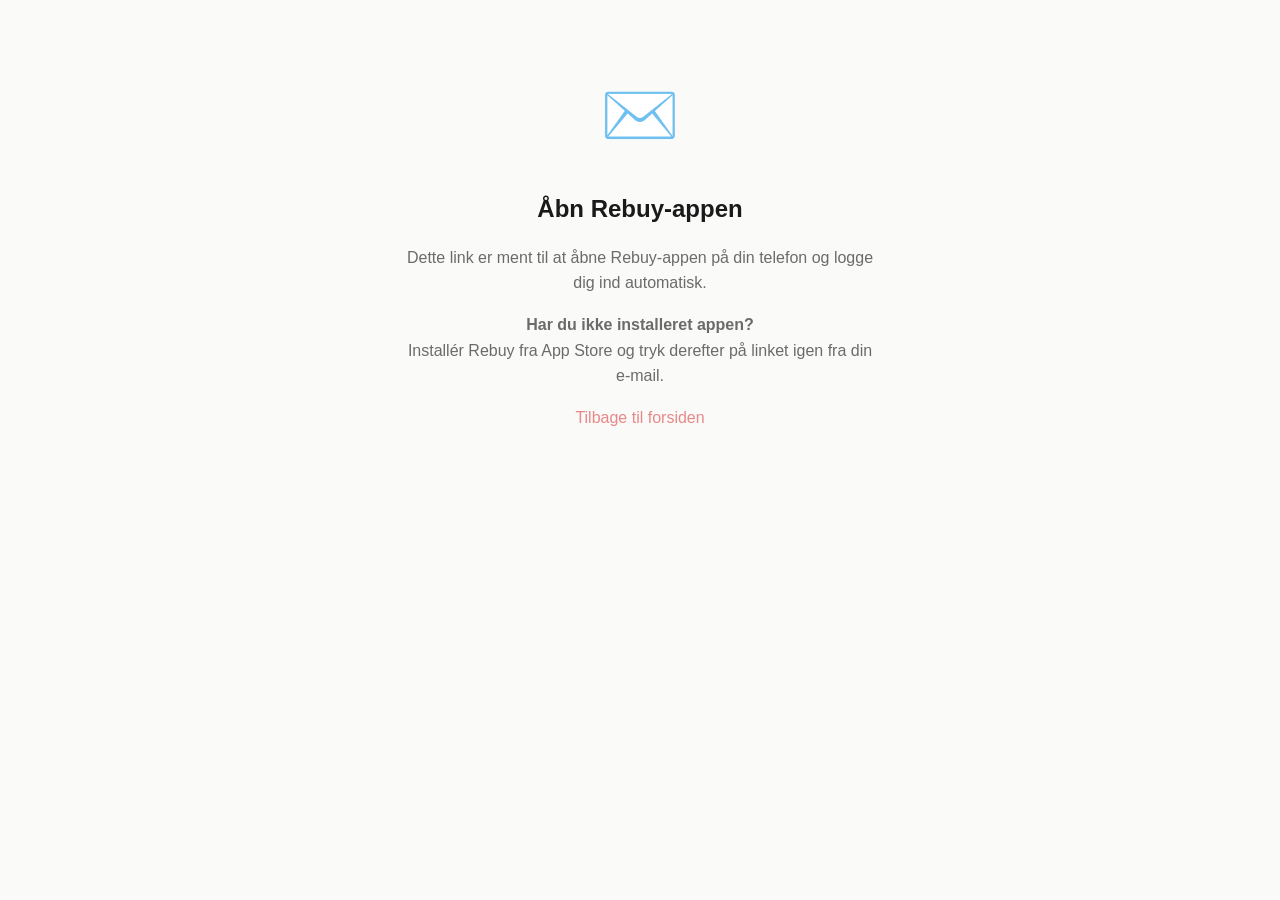
<file: auth/magic/index.html>
<!DOCTYPE html>
<html lang="da">
<head>
  <meta charset="UTF-8">
  <meta name="viewport" content="width=device-width, initial-scale=1.0">
  <!-- Security headers via meta (GitHub Pages sends no response headers). CSP
       allow-list = Google Fonts, Umami analytics, Appwrite (form POSTs). Note:
       X-Content-Type-Options and frame-ancestors need real response headers —
       out of scope for a meta-only fix. See issue #108. -->
  <meta http-equiv="Content-Security-Policy" content="default-src 'self'; base-uri 'self'; img-src 'self' data:; font-src 'self' https://fonts.gstatic.com; style-src 'self' 'unsafe-inline' https://fonts.googleapis.com; script-src 'self' 'unsafe-inline' https://umami.robert-jensen.dk; connect-src 'self' https://base.anchorit.dk https://umami.robert-jensen.dk; form-action 'self'">
  <meta name="referrer" content="strict-origin-when-cross-origin">
  <title>Log ind — Rebuy</title>
  <meta name="description" content="Åbn Rebuy-appen for at logge ind.">
  <meta name="robots" content="noindex, nofollow">
  <link rel="icon" type="image/svg+xml" href="/assets/logos/favicon.svg">
  <link rel="apple-touch-icon" href="/assets/logos/apple-touch-icon.png">
  <meta name="theme-color" content="#FAFAF9">
  <link rel="preconnect" href="https://fonts.googleapis.com">
  <link rel="preconnect" href="https://fonts.gstatic.com" crossorigin>
  <link href="https://fonts.googleapis.com/css2?family=Instrument+Sans:wght@400;500;600;700&display=swap" rel="stylesheet">
  <link rel="stylesheet" href="/css/styles.css">
  <style>
    .magic { max-width: 520px; margin: 0 auto; padding: var(--space-3xl) var(--space-lg); text-align: center; }
    .magic h1 { font-size: var(--text-2xl); margin-bottom: var(--space-md); }
    .magic p { color: var(--color-text-secondary); line-height: 1.6; margin-bottom: var(--space-md); }
    .magic-icon { font-size: 64px; margin-bottom: var(--space-lg); }
  </style>
</head>
<body>
  <main class="magic">
    <div class="magic-icon" aria-hidden="true">✉️</div>
    <h1>Åbn Rebuy-appen</h1>
    <p>
      Dette link er ment til at åbne Rebuy-appen på din telefon og logge dig ind automatisk.
    </p>
    <p>
      <strong>Har du ikke installeret appen?</strong><br>
      Installér Rebuy fra App Store og tryk derefter på linket igen fra din e-mail.
    </p>
    <p>
      <a href="/">Tilbage til forsiden</a>
    </p>
  </main>
</body>
</html>
</file>
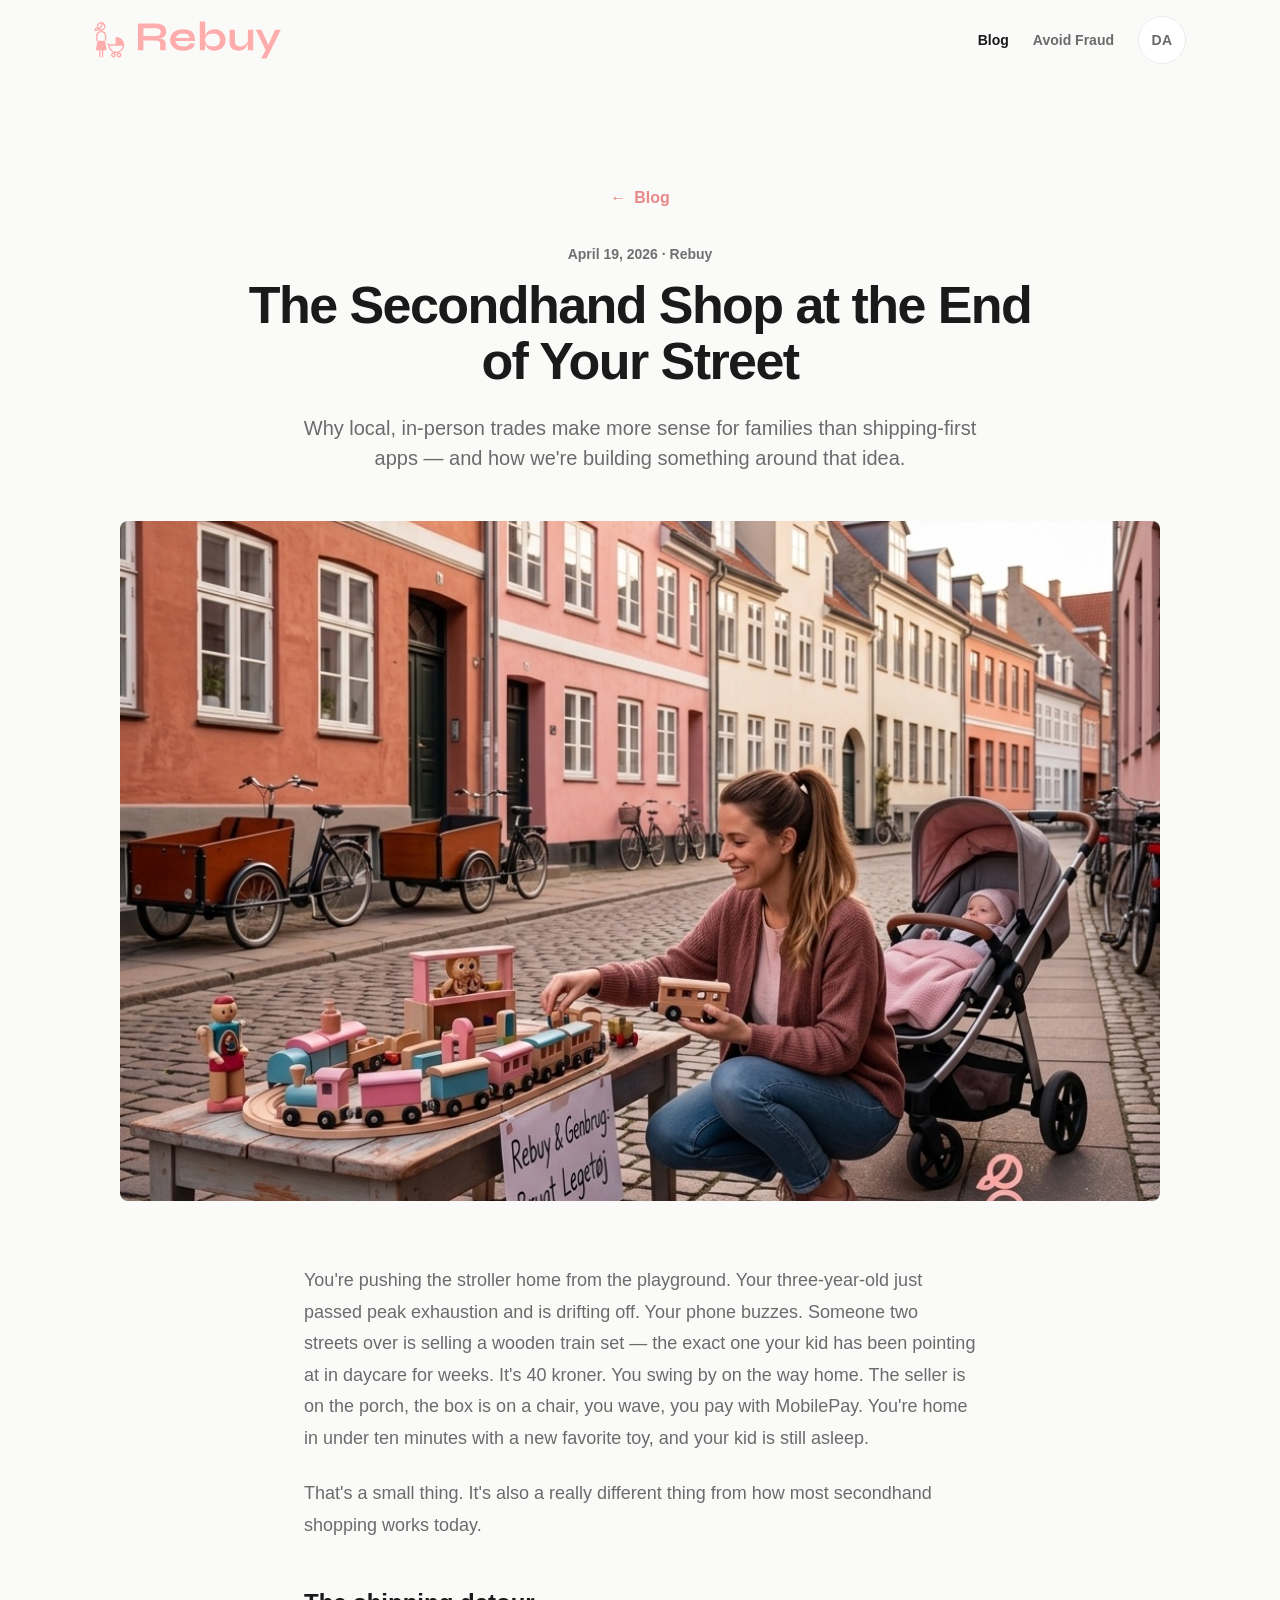
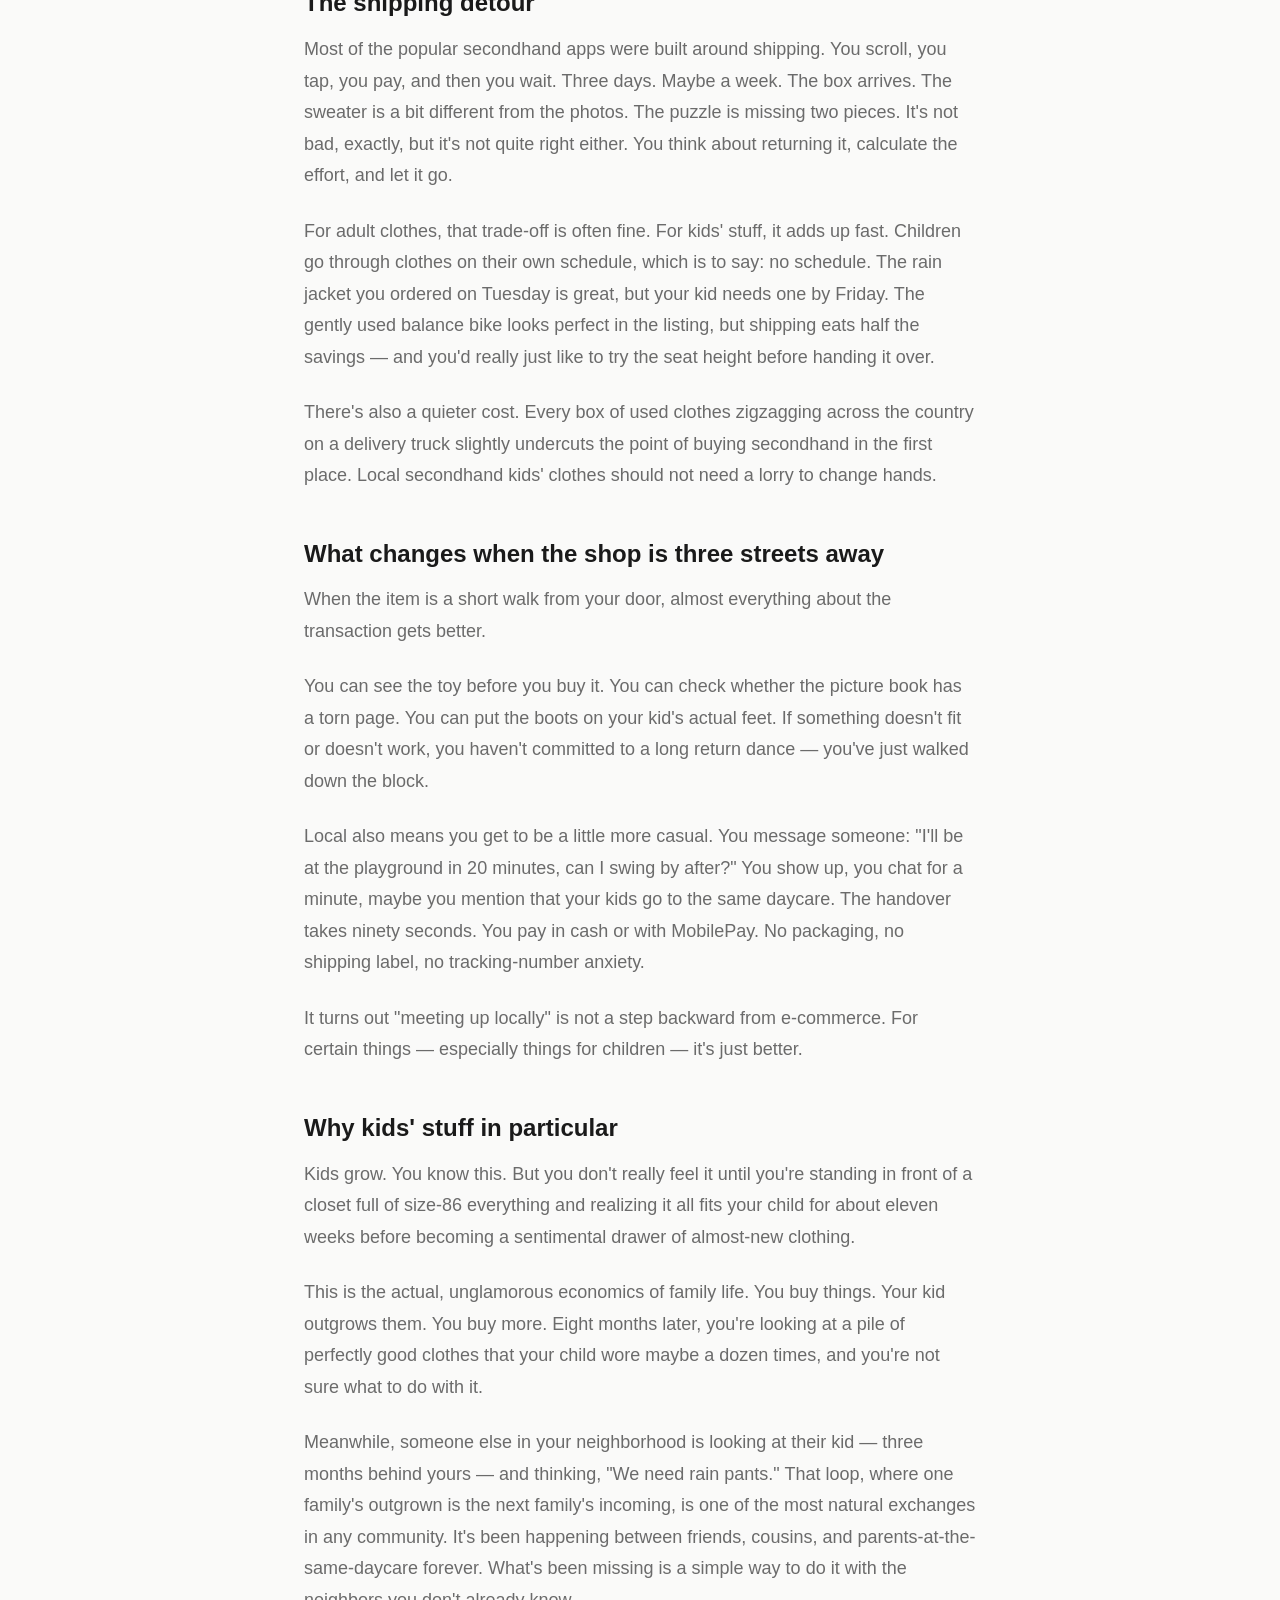
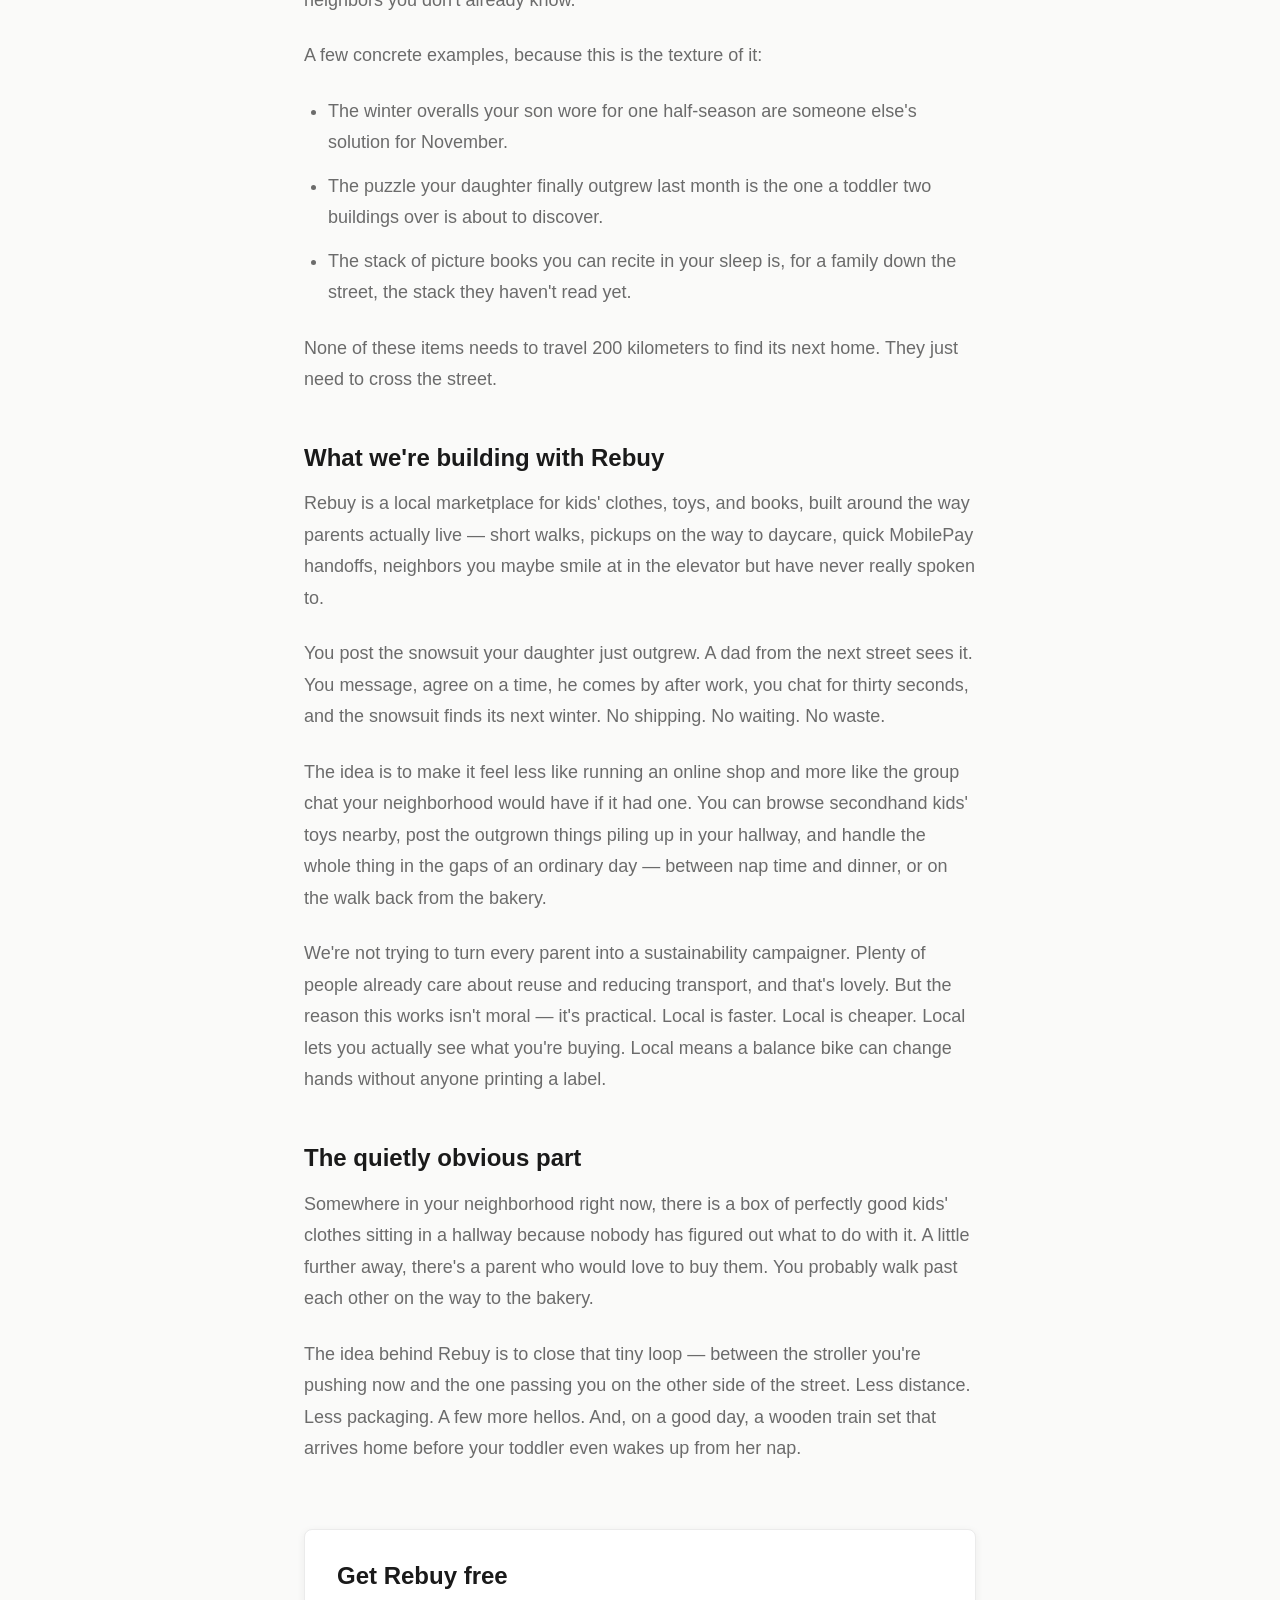
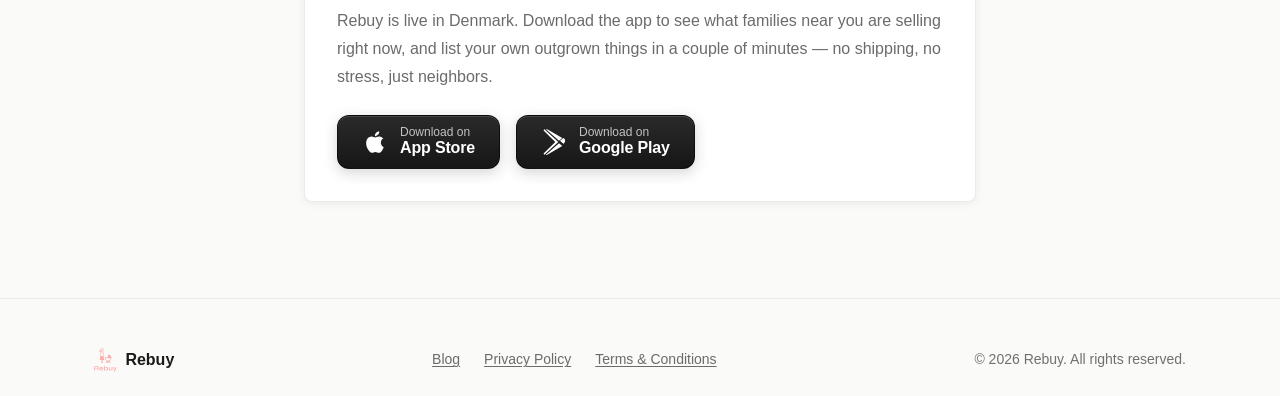
<file: blog/the-secondhand-shop-at-the-end-of-your-street/index.html>
<!DOCTYPE html>
<html lang="da">
<head>
  <meta charset="UTF-8">
  <meta name="viewport" content="width=device-width, initial-scale=1.0">
  <!-- Security headers via meta (GitHub Pages sends no response headers). CSP
       allow-list = Google Fonts, Umami analytics, Appwrite (form POSTs). Note:
       X-Content-Type-Options and frame-ancestors need real response headers —
       out of scope for a meta-only fix. See issue #108. -->
  <meta http-equiv="Content-Security-Policy" content="default-src 'self'; base-uri 'self'; img-src 'self' data:; font-src 'self' https://fonts.gstatic.com; style-src 'self' 'unsafe-inline' https://fonts.googleapis.com; script-src 'self' 'unsafe-inline' https://umami.robert-jensen.dk; connect-src 'self' https://base.anchorit.dk https://umami.robert-jensen.dk; form-action 'self'">
  <meta name="referrer" content="strict-origin-when-cross-origin">
  <title>Genbrugsbutikken for enden af din gade — Rebuy</title>
  <meta name="description" content="Hvorfor lokalt genbrug ofte giver mere mening end fragt, når børnetøj, legetøj og bøger skal videre til næste familie.">
  <link rel="canonical" href="https://rebuy.dk/blog/the-secondhand-shop-at-the-end-of-your-street/">
  <link rel="alternate" type="text/plain" title="llms.txt — overview for AI assistants" href="https://rebuy.dk/llms.txt">
  <link rel="alternate" type="text/plain" title="llms-full.txt — full site content for AI assistants" href="https://rebuy.dk/llms-full.txt">
  <meta name="robots" content="index, follow">
  <link rel="preconnect" href="https://umami.robert-jensen.dk">
  <script defer src="https://umami.robert-jensen.dk/script.js" data-website-id="ab067f06-e505-4511-97f9-28536a14614b" data-performance="true"></script>
  <meta property="og:title" content="Genbrugsbutikken for enden af din gade — Rebuy">
  <meta property="og:description" content="Hvorfor lokalt genbrug ofte giver mere mening end fragt, når børnetøj, legetøj og bøger skal videre til næste familie.">
  <meta property="og:type" content="article">
  <meta property="og:url" content="https://rebuy.dk/blog/the-secondhand-shop-at-the-end-of-your-street/">
  <meta property="og:site_name" content="Rebuy">
  <meta property="og:locale" content="da_DK">
  <meta property="article:published_time" content="2026-04-19">
  <meta property="article:author" content="Rebuy">
  <meta property="og:image" content="https://rebuy.dk/assets/blog/rebuy-blog.jpg">
  <meta property="og:image:width" content="1024">
  <meta property="og:image:height" content="1051">
  <meta property="og:image:alt" content="Forælder med barnevogn finder et brugt trætog tæt på i et dansk nabolag">
  <meta name="rebuy:title:en" content="The Secondhand Shop at the End of Your Street">
  <meta name="rebuy:description:en" content="Why local secondhand beats shipping for kids' clothes, toys, and books — and how Rebuy is making neighborhood reuse the easy option for Danish families.">
  <meta name="rebuy:image:alt:en" content="Parent with stroller discovering a secondhand wooden train set nearby in a Danish neighborhood">
  <meta name="twitter:card" content="summary_large_image">
  <meta name="twitter:title" content="Genbrugsbutikken for enden af din gade — Rebuy">
  <meta name="twitter:description" content="Hvorfor lokalt genbrug ofte giver mere mening end fragt, når børnetøj, legetøj og bøger skal videre til næste familie.">
  <meta name="twitter:image" content="https://rebuy.dk/assets/blog/rebuy-blog.jpg">
  <script type="application/ld+json">
  {
    "@context": "https://schema.org",
    "@type": "BreadcrumbList",
    "itemListElement": [
      { "@type": "ListItem", "position": 1, "name": "Hjem", "item": "https://rebuy.dk/" },
      { "@type": "ListItem", "position": 2, "name": "Blog", "item": "https://rebuy.dk/blog/" },
      { "@type": "ListItem", "position": 3, "name": "Genbrugsbutikken for enden af din gade", "item": "https://rebuy.dk/blog/the-secondhand-shop-at-the-end-of-your-street/" }
    ]
  }
  </script>
  <script type="application/ld+json">
  {
    "@context": "https://schema.org",
    "@type": "BlogPosting",
    "headline": "Genbrugsbutikken for enden af din gade",
    "alternativeHeadline": "The Secondhand Shop at the End of Your Street",
    "description": "Hvorfor lokalt genbrug ofte giver mere mening end fragt, når børnetøj, legetøj og bøger skal videre til næste familie.",
    "image": "https://rebuy.dk/assets/blog/rebuy-blog.jpg",
    "datePublished": "2026-04-19",
    "dateModified": "2026-04-19",
    "author": {
      "@type": "Organization",
      "name": "Rebuy"
    },
    "publisher": {
      "@type": "Organization",
      "name": "Rebuy",
      "logo": {
        "@type": "ImageObject",
        "url": "https://rebuy.dk/assets/logos/og-image.png"
      }
    },
    "mainEntityOfPage": "https://rebuy.dk/blog/the-secondhand-shop-at-the-end-of-your-street/",
    "inLanguage": ["da", "en"],
    "keywords": "genbrug, børnetøj, lokal markedsplads, Danmark, børnefamilier, MobilePay, nabolag, legetøj, børnebøger, secondhand",
    "articleSection": "Blog",
    "isAccessibleForFree": true,
    "about": [
      {
        "@type": "Thing",
        "name": "Local secondhand marketplace"
      },
      {
        "@type": "Thing",
        "name": "Kids' clothes, toys and books"
      },
      {
        "@type": "Thing",
        "name": "Sustainable reuse"
      }
    ]
  }
  </script>
  <meta name="theme-color" content="#FAFAF9">
  <link rel="icon" type="image/svg+xml" href="../../assets/logos/favicon.svg">
  <link rel="apple-touch-icon" href="../../assets/logos/apple-touch-icon.png">
  <link rel="alternate" type="application/rss+xml" title="Rebuy Blog" hreflang="da" href="/blog/feed.xml">
  <link rel="alternate" type="application/rss+xml" title="Rebuy Blog (English)" hreflang="en" href="/blog/en/feed.xml">
  <link rel="preconnect" href="https://fonts.googleapis.com">
  <link rel="preconnect" href="https://fonts.gstatic.com" crossorigin>
  <link rel="preload" as="style" href="https://fonts.googleapis.com/css2?family=Instrument+Sans:wght@400;500;600;700&display=swap">
  <link href="https://fonts.googleapis.com/css2?family=Instrument+Sans:wght@400;500;600;700&display=swap" rel="stylesheet" media="print" onload="this.media='all'">
  <noscript><link href="https://fonts.googleapis.com/css2?family=Instrument+Sans:wght@400;500;600;700&display=swap" rel="stylesheet"></noscript>
  <link rel="stylesheet" href="../../css/styles.css?v=__VERSION__">
  <script defer src="../../js/blog-i18n.js?v=__VERSION__"></script>
</head>
<body data-blog-page="post">
  <header class="header">
    <div class="container header-inner">
      <a href="/" class="header-logo">
        <img src="/assets/logos/color-icon-left-layout.svg?v=20260419" alt="Rebuy" width="188" height="40">
      </a>
      <nav class="header-nav" aria-label="Primary navigation">
        <a href="/blog/" aria-current="true" data-blog-i18n="nav.blog">Blog</a>
        <a href="/avoid-fraud/" data-blog-i18n="nav.fraud">Undgå svindel</a>
      </nav>
      <button id="lang-toggle" class="lang-toggle" type="button" aria-label="Switch language">
        <span data-blog-i18n="lang.toggle">EN</span>
      </button>
    </div>
  </header>

  <main>
    <article class="post">
      <header class="post-header">
        <div class="container post-header-inner">
          <a href="/blog/" class="back-link" data-blog-i18n="blog.back">Blog</a>
          <p class="post-meta" data-blog-i18n="blog.post.date">19. april 2026 · Rebuy</p>
          <h1 data-blog-i18n="blog.post.title">Genbrugsbutikken for enden af din gade</h1>
          <p class="post-dek" data-blog-i18n="blog.post.dek">Hvorfor lokale handler ansigt til ansigt giver mere mening for børnefamilier end apps, der starter med fragt.</p>
        </div>
      </header>

      <figure class="post-hero-image">
        <img src="../../assets/blog/rebuy-blog.jpg" alt="Forælder med barnevogn finder et brugt trætog tæt på i et dansk nabolag" data-blog-i18n-alt="blog.image.alt" width="1024" height="1051">
      </figure>

      <div class="post-content" data-blog-lang="da">
        <p>Du er på vej hjem fra legepladsen med barnevognen. Dit barn er faldet i søvn, og telefonen summer. To gader væk sælger en anden familie et trætog — præcis den slags, dit barn har peget på i vuggestuen i ugevis. Det koster 40 kroner. Du går forbi på vejen hjem, betaler med MobilePay, vinker tak og er hjemme igen få minutter senere.</p>
        <p>Det lyder som en lille ting. Men det er også en ret anden måde at købe brugte børneting på.</p>

        <h2>Når fragt bliver en omvej</h2>
        <p>Mange genbrugsapps er bygget op omkring forsendelse. Man finder noget, betaler, venter og håber, at pakken svarer til billederne. Det fungerer ofte fint, men med børneting kan ventetiden og fragten hurtigt gøre en god handel mindre god.</p>
        <p>Børn mangler sjældent regnbukser "på et tidspunkt". De mangler dem på fredag. En brugt løbecykel kan se perfekt ud på billeder, men det er rart at kunne se højden, dækkene og ridserne, før man tager den med hjem. Og hvis en bog mangler sider, eller støvlerne ikke passer, er det meget lettere at opdage det, når varen står lige foran dig.</p>
        <p>Der er også noget lidt skævt i, at brugte børneting skal køres tværs gennem landet for at få et nyt liv. En flyverdragt, en bunke bøger eller et trætog behøver sjældent 200 kilometer på landevejen. Ofte skal det bare videre til den næste familie i nærheden.</p>

        <h2>Hvad der ændrer sig, når varen er tæt på</h2>
        <p>Når noget ligger tre gader væk, bliver handlen mere enkel. Du kan kigge på varen, mærke kvaliteten og vurdere standen med det samme. Du kan skrive: "Jeg går forbi efter afhentning, passer det?" og så er handlen klaret på et minut.</p>
        <p>Det lokale gør også handlen mere afslappet. Ingen pakkelabels, ingen tracking, ingen returproces. Bare en kort besked, en hurtig overlevering og måske et lille hej til en nabo, du ikke kendte endnu.</p>
        <p>For børnefamilier passer det godt til hverdagen. De fleste har allerede nok logistik. Det hjælper, når genbrug kan ske på vej hjem fra daginstitution, på vej til bageren eller mellem lur og aftensmad.</p>

        <h2>Hvorfor børneting passer særligt godt til lokalt genbrug</h2>
        <p>Børn vokser hurtigt. Pludselig ligger der en hel bunke tøj i størrelse 86, som kun blev brugt i få måneder. Et puslespil, der var et hit sidste vinter, er blevet for nemt. Bøgerne, du kan udenad, er stadig nye for barnet i opgangen ved siden af.</p>
        <p>Det er en af de mest naturlige former for genbrug: den ene families "vi er færdige med det" er den næste families "det mangler vi lige nu". Det sker allerede mellem venner, kusiner, naboer og forældre fra samme institution. Det, der mangler, er en enkel måde at finde de familier i nærheden, man ikke allerede kender.</p>
        <ul>
          <li>Flyverdragten fra sidste sæson kan blive en anden families løsning til november.</li>
          <li>Trætoget, der ikke længere bliver brugt, kan blive dagens store fund to gader væk.</li>
          <li>Stakken af billedbøger kan få et nyt liv uden at blive pakket i en papkasse.</li>
        </ul>

        <h2>Det bygger vi Rebuy til</h2>
        <p>Rebuy er en lokal markedsplads for børnetøj, legetøj og bøger. Tanken er at gøre det nemt at købe og sælge de ting, børn vokser fra, uden at gøre hver eneste handel til et lille fragtprojekt.</p>
        <p>Du lægger flyverdragten op. En forælder i nærheden ser den. I aftaler et tidspunkt, mødes kort, og tøjet får en ny vinter. Hurtigt, praktisk og uden unødvendig afstand.</p>
        <p>Det handler ikke om, at alle skal være perfekte genbrugsforkæmpere. Det handler om, at lokalt ofte bare er nemmere: billigere, hurtigere og mere konkret. Man kan se varen, hente den, betale og komme videre med dagen.</p>

        <h2>Den oplagte lille løkke</h2>
        <p>Et sted i dit nabolag står der en kasse med godt børnetøj, som ingen helt har fået gjort noget ved. Lidt længere væk er der en familie, der godt kunne bruge det. Måske går I allerede forbi hinanden på vej til bageren.</p>
        <p>Rebuy handler om at lukke den lille løkke. Mindre afstand. Mindre emballage. Flere ting, der får et nyt liv tæt på. Og på en god dag: et trætog, der når hjem, før barnet vågner fra lur.</p>

        <section class="post-cta" aria-labelledby="post-cta-title-da">
          <h2 id="post-cta-title-da">Hent Rebuy gratis</h2>
          <p>Rebuy er her nu. Hent appen, se hvad familierne i dit nabolag sælger lige nu, og læg selv de udvoksede ting op på et par minutter — uden fragt og uden bøvl.</p>
          <div class="store-buttons">
            <a href="https://apps.apple.com/dk/app/rebuy-kids-secondhand-dk/id6762342818" class="store-btn" aria-label="Download Rebuy fra App Store" data-umami-event="appstore-click" data-umami-event-placement="post">
              <svg viewBox="0 0 24 24" fill="currentColor" aria-hidden="true">
                <path d="M18.71 19.5c-.83 1.24-1.71 2.45-3.05 2.47-1.34.03-1.77-.79-3.29-.79-1.53 0-2 .77-3.27.82-1.31.05-2.3-1.32-3.14-2.53C4.25 17 2.94 12.45 4.7 9.39c.87-1.52 2.43-2.48 4.12-2.51 1.28-.02 2.5.87 3.29.87.78 0 2.26-1.07 3.8-.91.65.03 2.47.26 3.64 1.98-.09.06-2.17 1.28-2.15 3.81.03 3.02 2.65 4.03 2.68 4.04-.03.07-.42 1.44-1.38 2.83M13 3.5c.73-.83 1.94-1.46 2.94-1.5.13 1.17-.34 2.35-1.04 3.19-.69.85-1.83 1.51-2.95 1.42-.15-1.15.41-2.35 1.05-3.11z"/>
              </svg>
              <span class="store-btn-text">
                <span class="store-btn-label">Download fra</span>
                <span class="store-btn-name">App Store</span>
              </span>
            </a>
            <a href="https://play.google.com/store/apps/details?id=com.anchorit.rebuy" class="store-btn" aria-label="Download Rebuy fra Google Play" data-umami-event="playstore-click" data-umami-event-placement="post">
              <svg viewBox="0 0 24 24" fill="currentColor" aria-hidden="true">
                <path d="M3.18 23.75c-.36-.17-.68-.52-.82-1.03L13.2 12 2.36 1.28c.14-.51.46-.86.82-1.03L15.97 12 3.18 23.75zm1.06.2L16.62 13.2l2.98 2.53-13.44 7.7c-.6.34-1.32.5-1.92.52zm0-23.9c.6.02 1.32.18 1.92.52l13.44 7.7-2.98 2.53L4.24.05zM20.68 13.65l-3.17-2.69 3.17-2.69c.88.5 1.56 1.17 1.56 2.69s-.68 2.19-1.56 2.69z"/>
              </svg>
              <span class="store-btn-text">
                <span class="store-btn-label">Download fra</span>
                <span class="store-btn-name">Google Play</span>
              </span>
            </a>
          </div>
        </section>
      </div>

      <div class="post-content" data-blog-lang="en" hidden>
        <p>You're pushing the stroller home from the playground. Your three-year-old just passed peak exhaustion and is drifting off. Your phone buzzes. Someone two streets over is selling a wooden train set — the exact one your kid has been pointing at in daycare for weeks. It's 40 kroner. You swing by on the way home. The seller is on the porch, the box is on a chair, you wave, you pay with MobilePay. You're home in under ten minutes with a new favorite toy, and your kid is still asleep.</p>
        <p>That's a small thing. It's also a really different thing from how most secondhand shopping works today.</p>

        <h2>The shipping detour</h2>
        <p>Most of the popular secondhand apps were built around shipping. You scroll, you tap, you pay, and then you wait. Three days. Maybe a week. The box arrives. The sweater is a bit different from the photos. The puzzle is missing two pieces. It's not bad, exactly, but it's not quite right either. You think about returning it, calculate the effort, and let it go.</p>
        <p>For adult clothes, that trade-off is often fine. For kids' stuff, it adds up fast. Children go through clothes on their own schedule, which is to say: no schedule. The rain jacket you ordered on Tuesday is great, but your kid needs one by Friday. The gently used balance bike looks perfect in the listing, but shipping eats half the savings — and you'd really just like to try the seat height before handing it over.</p>
        <p>There's also a quieter cost. Every box of used clothes zigzagging across the country on a delivery truck slightly undercuts the point of buying secondhand in the first place. Local secondhand kids' clothes should not need a lorry to change hands.</p>

        <h2>What changes when the shop is three streets away</h2>
        <p>When the item is a short walk from your door, almost everything about the transaction gets better.</p>
        <p>You can see the toy before you buy it. You can check whether the picture book has a torn page. You can put the boots on your kid's actual feet. If something doesn't fit or doesn't work, you haven't committed to a long return dance — you've just walked down the block.</p>
        <p>Local also means you get to be a little more casual. You message someone: "I'll be at the playground in 20 minutes, can I swing by after?" You show up, you chat for a minute, maybe you mention that your kids go to the same daycare. The handover takes ninety seconds. You pay in cash or with MobilePay. No packaging, no shipping label, no tracking-number anxiety.</p>
        <p>It turns out "meeting up locally" is not a step backward from e-commerce. For certain things — especially things for children — it's just better.</p>

        <h2>Why kids' stuff in particular</h2>
        <p>Kids grow. You know this. But you don't really feel it until you're standing in front of a closet full of size-86 everything and realizing it all fits your child for about eleven weeks before becoming a sentimental drawer of almost-new clothing.</p>
        <p>This is the actual, unglamorous economics of family life. You buy things. Your kid outgrows them. You buy more. Eight months later, you're looking at a pile of perfectly good clothes that your child wore maybe a dozen times, and you're not sure what to do with it.</p>
        <p>Meanwhile, someone else in your neighborhood is looking at their kid — three months behind yours — and thinking, "We need rain pants." That loop, where one family's outgrown is the next family's incoming, is one of the most natural exchanges in any community. It's been happening between friends, cousins, and parents-at-the-same-daycare forever. What's been missing is a simple way to do it with the neighbors you don't already know.</p>
        <p>A few concrete examples, because this is the texture of it:</p>
        <ul>
          <li>The winter overalls your son wore for one half-season are someone else's solution for November.</li>
          <li>The puzzle your daughter finally outgrew last month is the one a toddler two buildings over is about to discover.</li>
          <li>The stack of picture books you can recite in your sleep is, for a family down the street, the stack they haven't read yet.</li>
        </ul>
        <p>None of these items needs to travel 200 kilometers to find its next home. They just need to cross the street.</p>

        <h2>What we're building with Rebuy</h2>
        <p>Rebuy is a local marketplace for kids' clothes, toys, and books, built around the way parents actually live — short walks, pickups on the way to daycare, quick MobilePay handoffs, neighbors you maybe smile at in the elevator but have never really spoken to.</p>
        <p>You post the snowsuit your daughter just outgrew. A dad from the next street sees it. You message, agree on a time, he comes by after work, you chat for thirty seconds, and the snowsuit finds its next winter. No shipping. No waiting. No waste.</p>
        <p>The idea is to make it feel less like running an online shop and more like the group chat your neighborhood would have if it had one. You can browse secondhand kids' toys nearby, post the outgrown things piling up in your hallway, and handle the whole thing in the gaps of an ordinary day — between nap time and dinner, or on the walk back from the bakery.</p>
        <p>We're not trying to turn every parent into a sustainability campaigner. Plenty of people already care about reuse and reducing transport, and that's lovely. But the reason this works isn't moral — it's practical. Local is faster. Local is cheaper. Local lets you actually see what you're buying. Local means a balance bike can change hands without anyone printing a label.</p>

        <h2>The quietly obvious part</h2>
        <p>Somewhere in your neighborhood right now, there is a box of perfectly good kids' clothes sitting in a hallway because nobody has figured out what to do with it. A little further away, there's a parent who would love to buy them. You probably walk past each other on the way to the bakery.</p>
        <p>The idea behind Rebuy is to close that tiny loop — between the stroller you're pushing now and the one passing you on the other side of the street. Less distance. Less packaging. A few more hellos. And, on a good day, a wooden train set that arrives home before your toddler even wakes up from her nap.</p>

        <section class="post-cta" aria-labelledby="post-cta-title-en">
          <h2 id="post-cta-title-en">Get Rebuy free</h2>
          <p>Rebuy is live in Denmark. Download the app to see what families near you are selling right now, and list your own outgrown things in a couple of minutes — no shipping, no stress, just neighbors.</p>
          <div class="store-buttons">
            <a href="https://apps.apple.com/dk/app/rebuy-kids-secondhand-dk/id6762342818" class="store-btn" aria-label="Download Rebuy on the App Store" data-umami-event="appstore-click" data-umami-event-placement="post">
              <svg viewBox="0 0 24 24" fill="currentColor" aria-hidden="true">
                <path d="M18.71 19.5c-.83 1.24-1.71 2.45-3.05 2.47-1.34.03-1.77-.79-3.29-.79-1.53 0-2 .77-3.27.82-1.31.05-2.3-1.32-3.14-2.53C4.25 17 2.94 12.45 4.7 9.39c.87-1.52 2.43-2.48 4.12-2.51 1.28-.02 2.5.87 3.29.87.78 0 2.26-1.07 3.8-.91.65.03 2.47.26 3.64 1.98-.09.06-2.17 1.28-2.15 3.81.03 3.02 2.65 4.03 2.68 4.04-.03.07-.42 1.44-1.38 2.83M13 3.5c.73-.83 1.94-1.46 2.94-1.5.13 1.17-.34 2.35-1.04 3.19-.69.85-1.83 1.51-2.95 1.42-.15-1.15.41-2.35 1.05-3.11z"/>
              </svg>
              <span class="store-btn-text">
                <span class="store-btn-label">Download on</span>
                <span class="store-btn-name">App Store</span>
              </span>
            </a>
            <a href="https://play.google.com/store/apps/details?id=com.anchorit.rebuy" class="store-btn" aria-label="Download Rebuy on Google Play" data-umami-event="playstore-click" data-umami-event-placement="post">
              <svg viewBox="0 0 24 24" fill="currentColor" aria-hidden="true">
                <path d="M3.18 23.75c-.36-.17-.68-.52-.82-1.03L13.2 12 2.36 1.28c.14-.51.46-.86.82-1.03L15.97 12 3.18 23.75zm1.06.2L16.62 13.2l2.98 2.53-13.44 7.7c-.6.34-1.32.5-1.92.52zm0-23.9c.6.02 1.32.18 1.92.52l13.44 7.7-2.98 2.53L4.24.05zM20.68 13.65l-3.17-2.69 3.17-2.69c.88.5 1.56 1.17 1.56 2.69s-.68 2.19-1.56 2.69z"/>
              </svg>
              <span class="store-btn-text">
                <span class="store-btn-label">Download on</span>
                <span class="store-btn-name">Google Play</span>
              </span>
            </a>
          </div>
        </section>
      </div>
    </article>
  </main>

  <footer class="footer">
    <div class="container footer-inner">
      <div class="footer-logo">
        <img src="../../assets/logos/logo-no-background.svg" alt="Rebuy" width="24" height="25">
        <span class="footer-logo-text">Rebuy</span>
      </div>
      <nav class="footer-links" aria-label="Footer navigation">
        <a href="/blog/" data-blog-i18n="nav.blog">Blog</a>
        <a href="/privacy-policy/" data-blog-i18n="footer.privacy">Privatlivspolitik</a>
        <a href="/terms-of-use/" data-blog-i18n="footer.terms">Vilkår og betingelser</a>
      </nav>
      <span class="footer-copyright" data-blog-i18n="footer.copyright">&copy; 2026 Rebuy. Alle rettigheder forbeholdes.</span>
    </div>
  </footer>
</body>
</html>
</file>
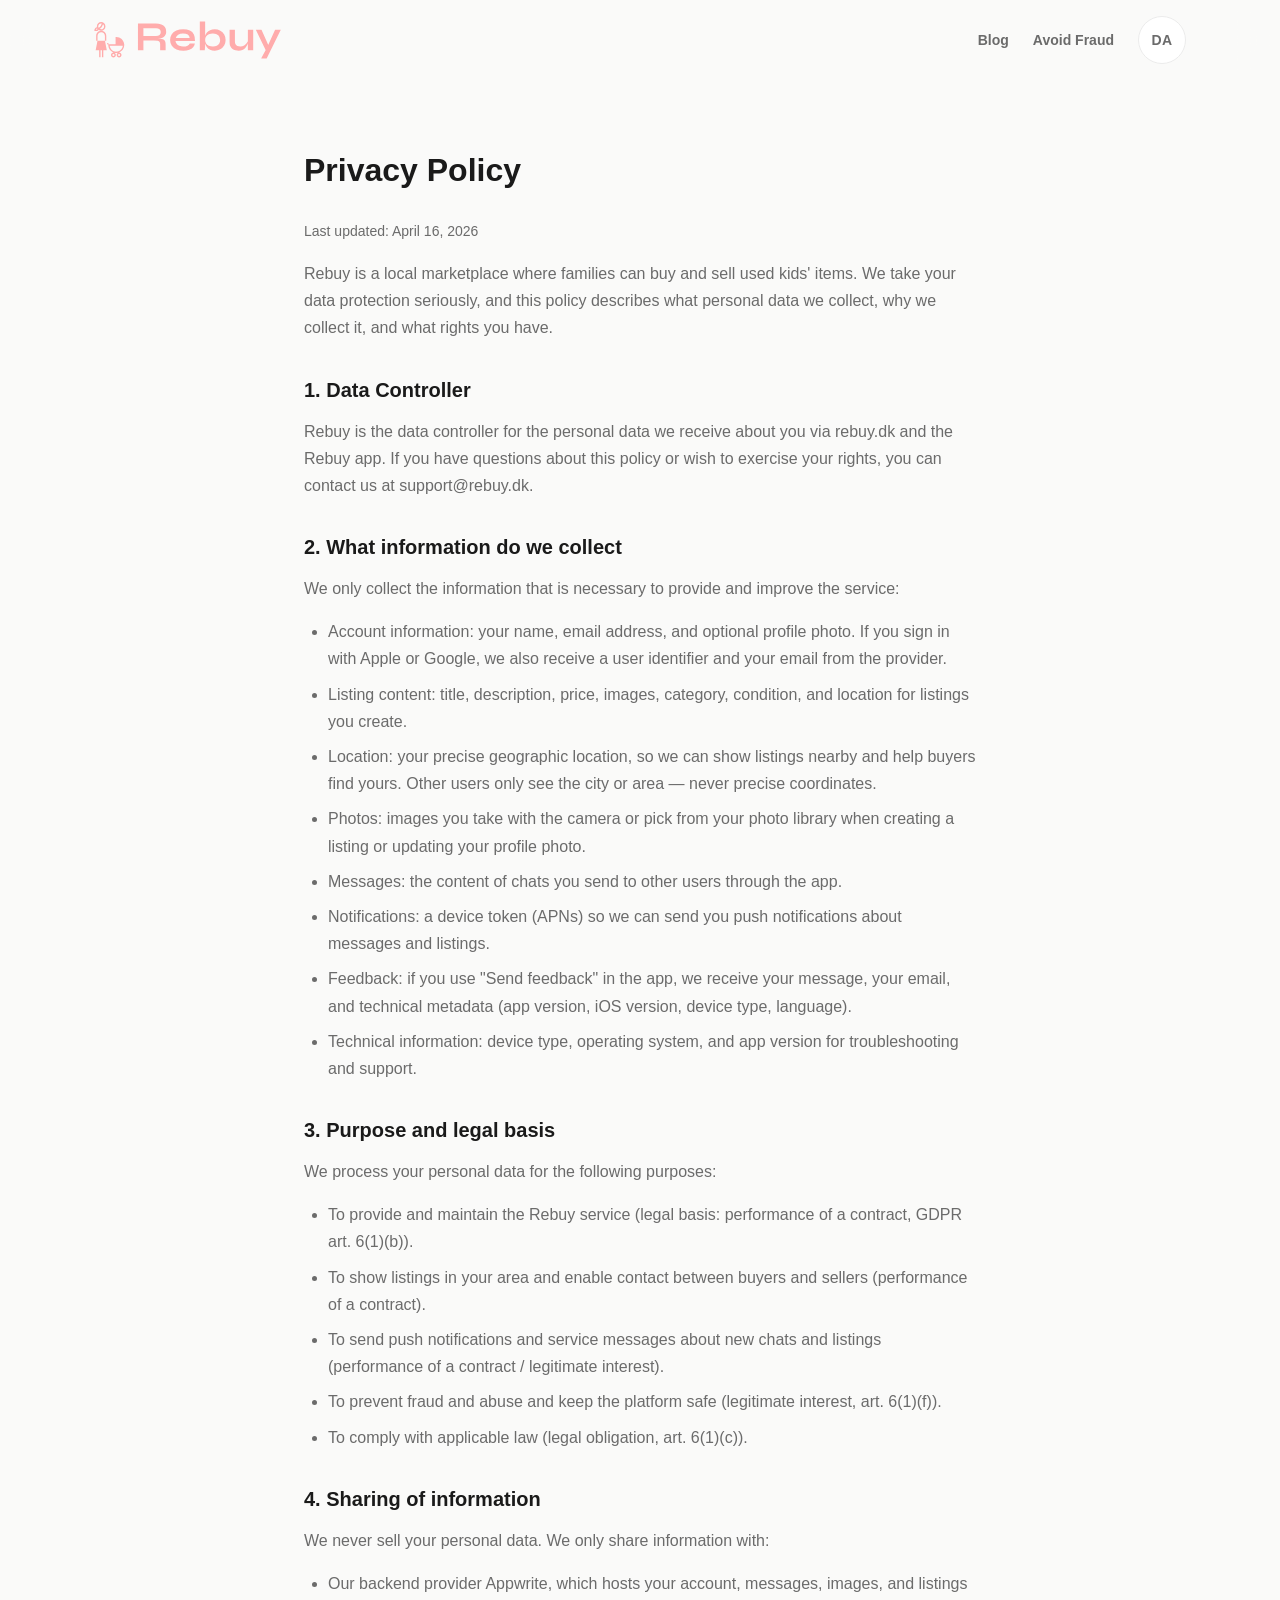
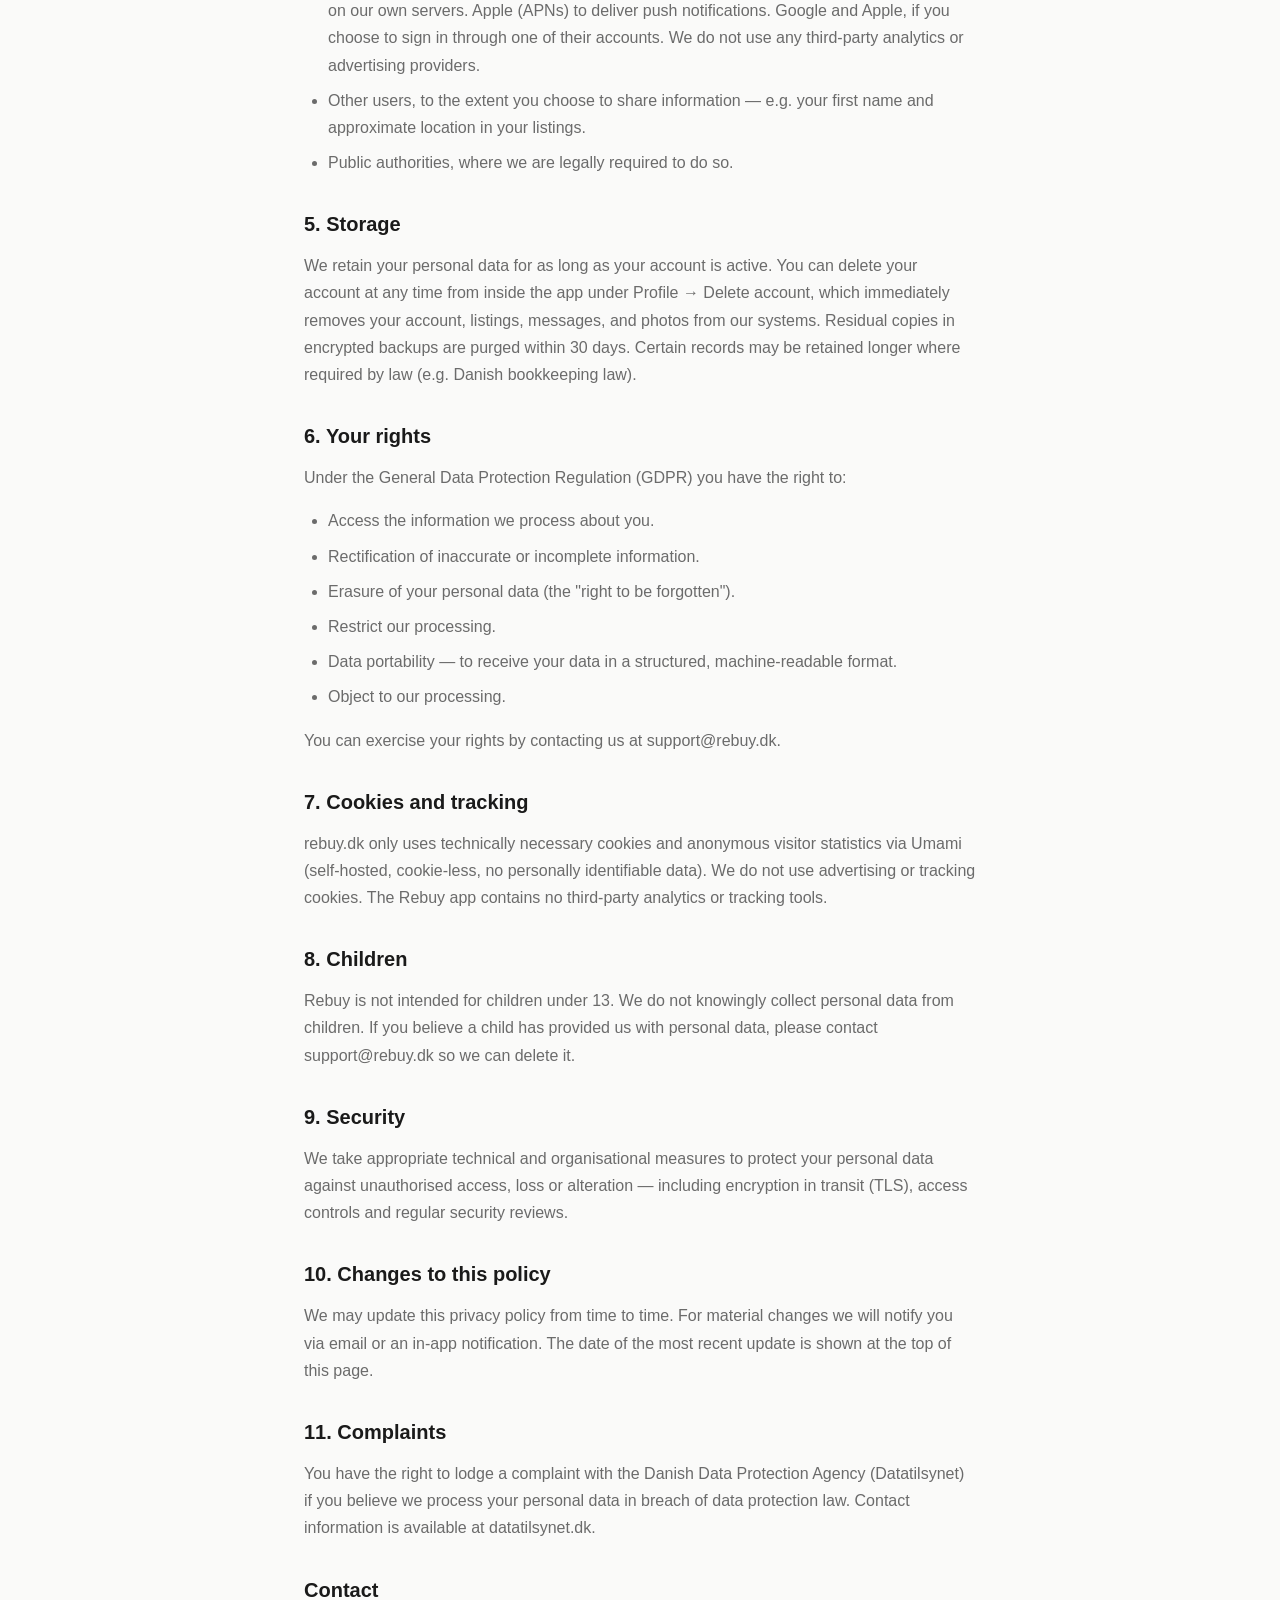
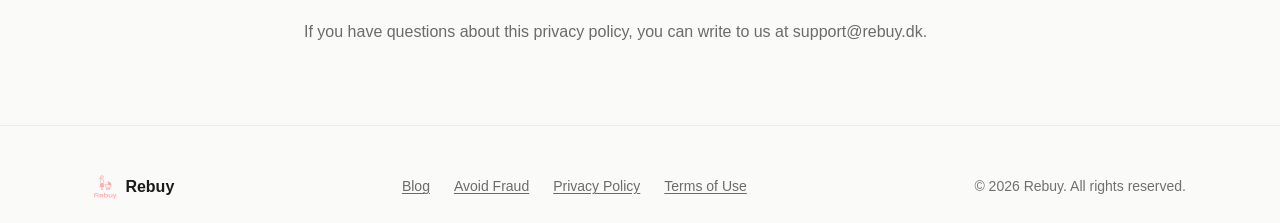
<file: privacy.html>
<!DOCTYPE html>
<html lang="da">
<head>
  <meta charset="UTF-8">
  <title>Privatlivspolitik — Rebuy</title>
  <meta name="robots" content="noindex">
  <link rel="canonical" href="https://rebuy.dk/privacy-policy">
  <meta http-equiv="refresh" content="0; url=/privacy-policy">
  <script>window.location.replace("/privacy-policy");</script>
</head>
<body>
  <p>Denne side er flyttet til <a href="/privacy-policy">/privacy-policy</a>.</p>
</body>
</html>
</file>
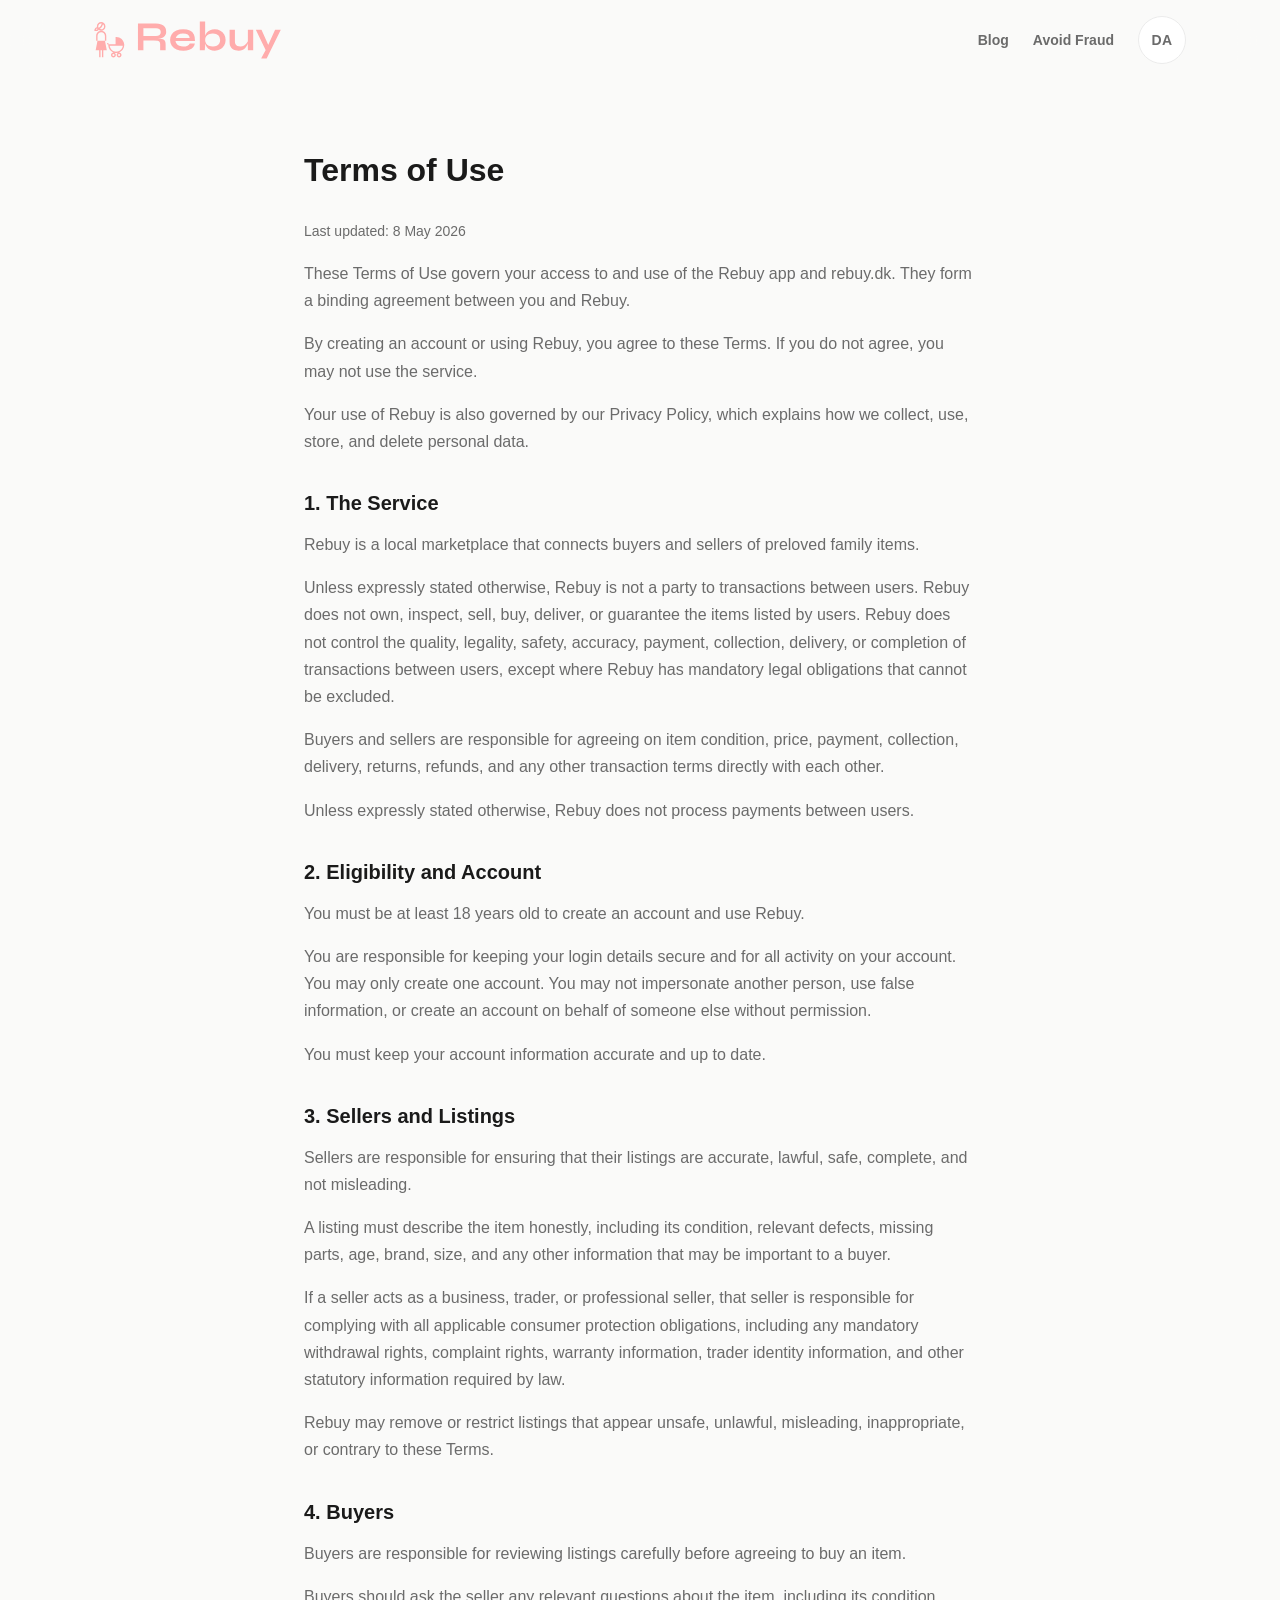
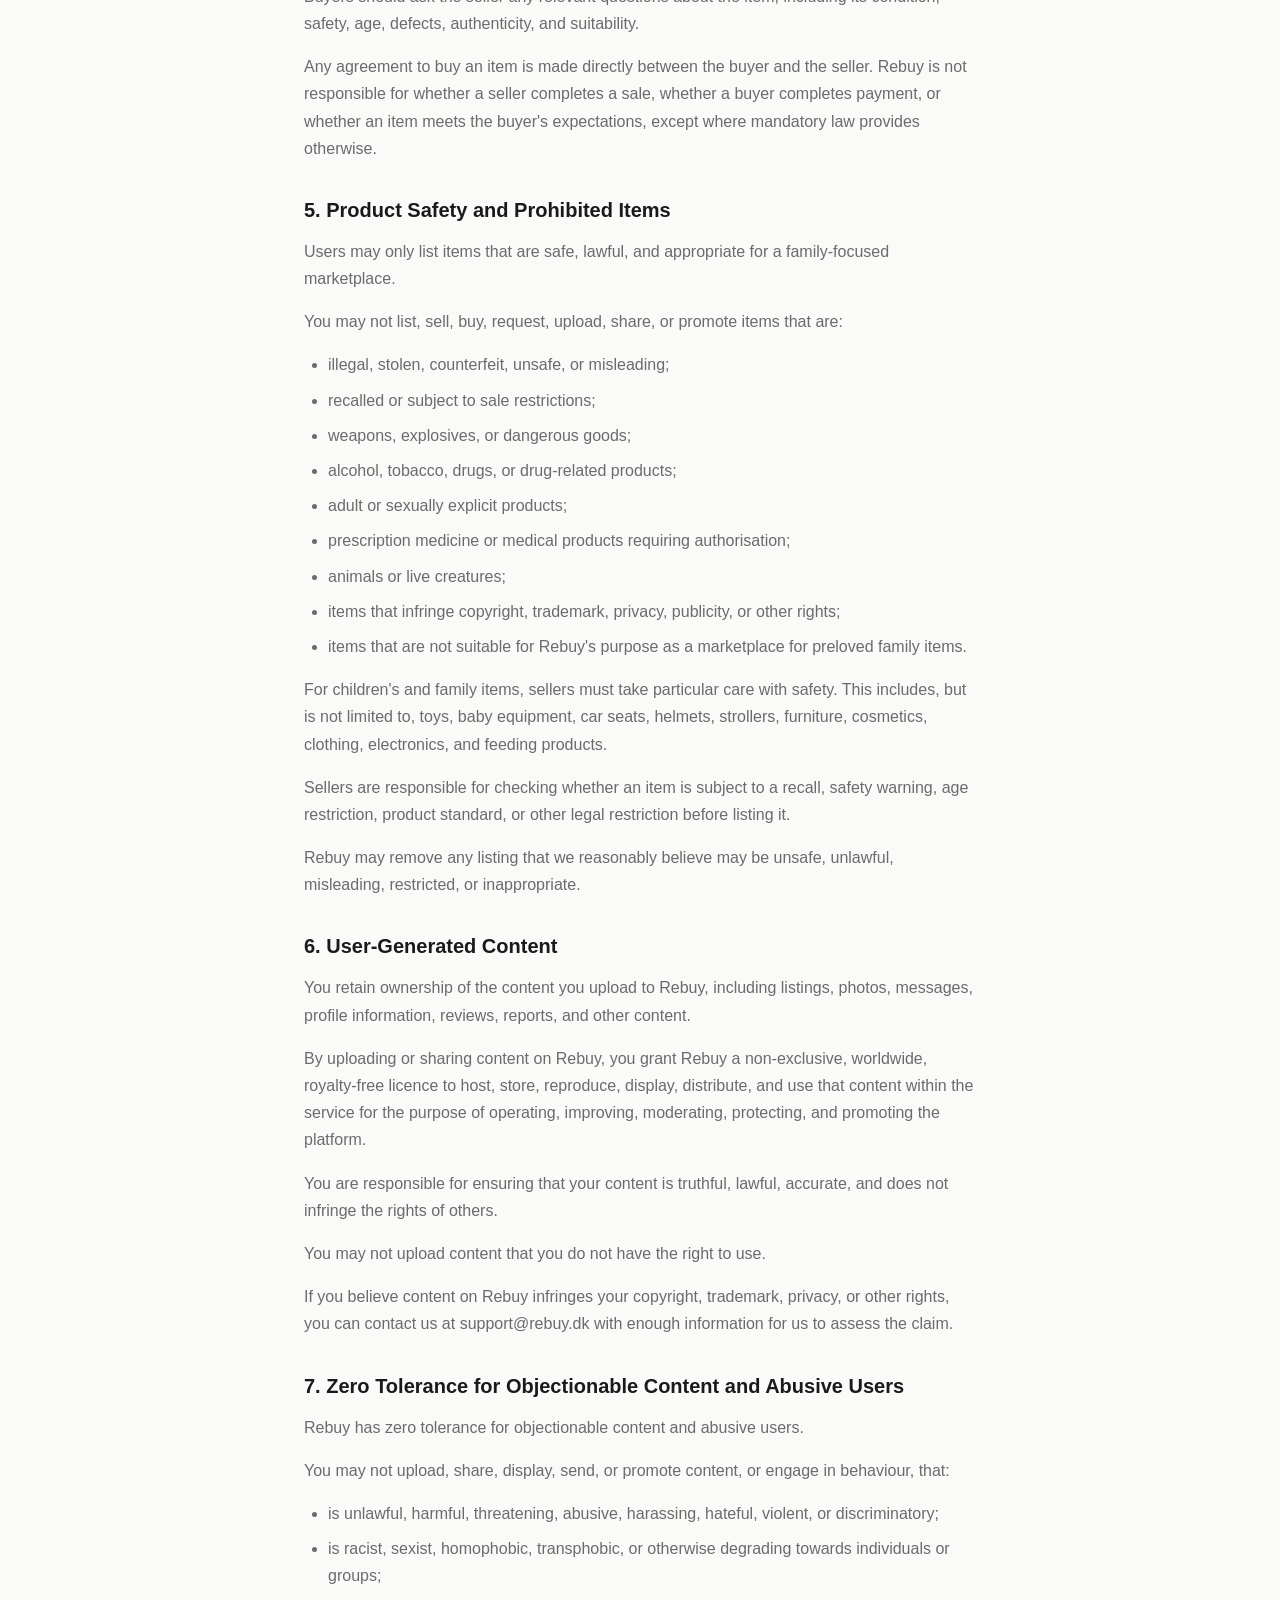
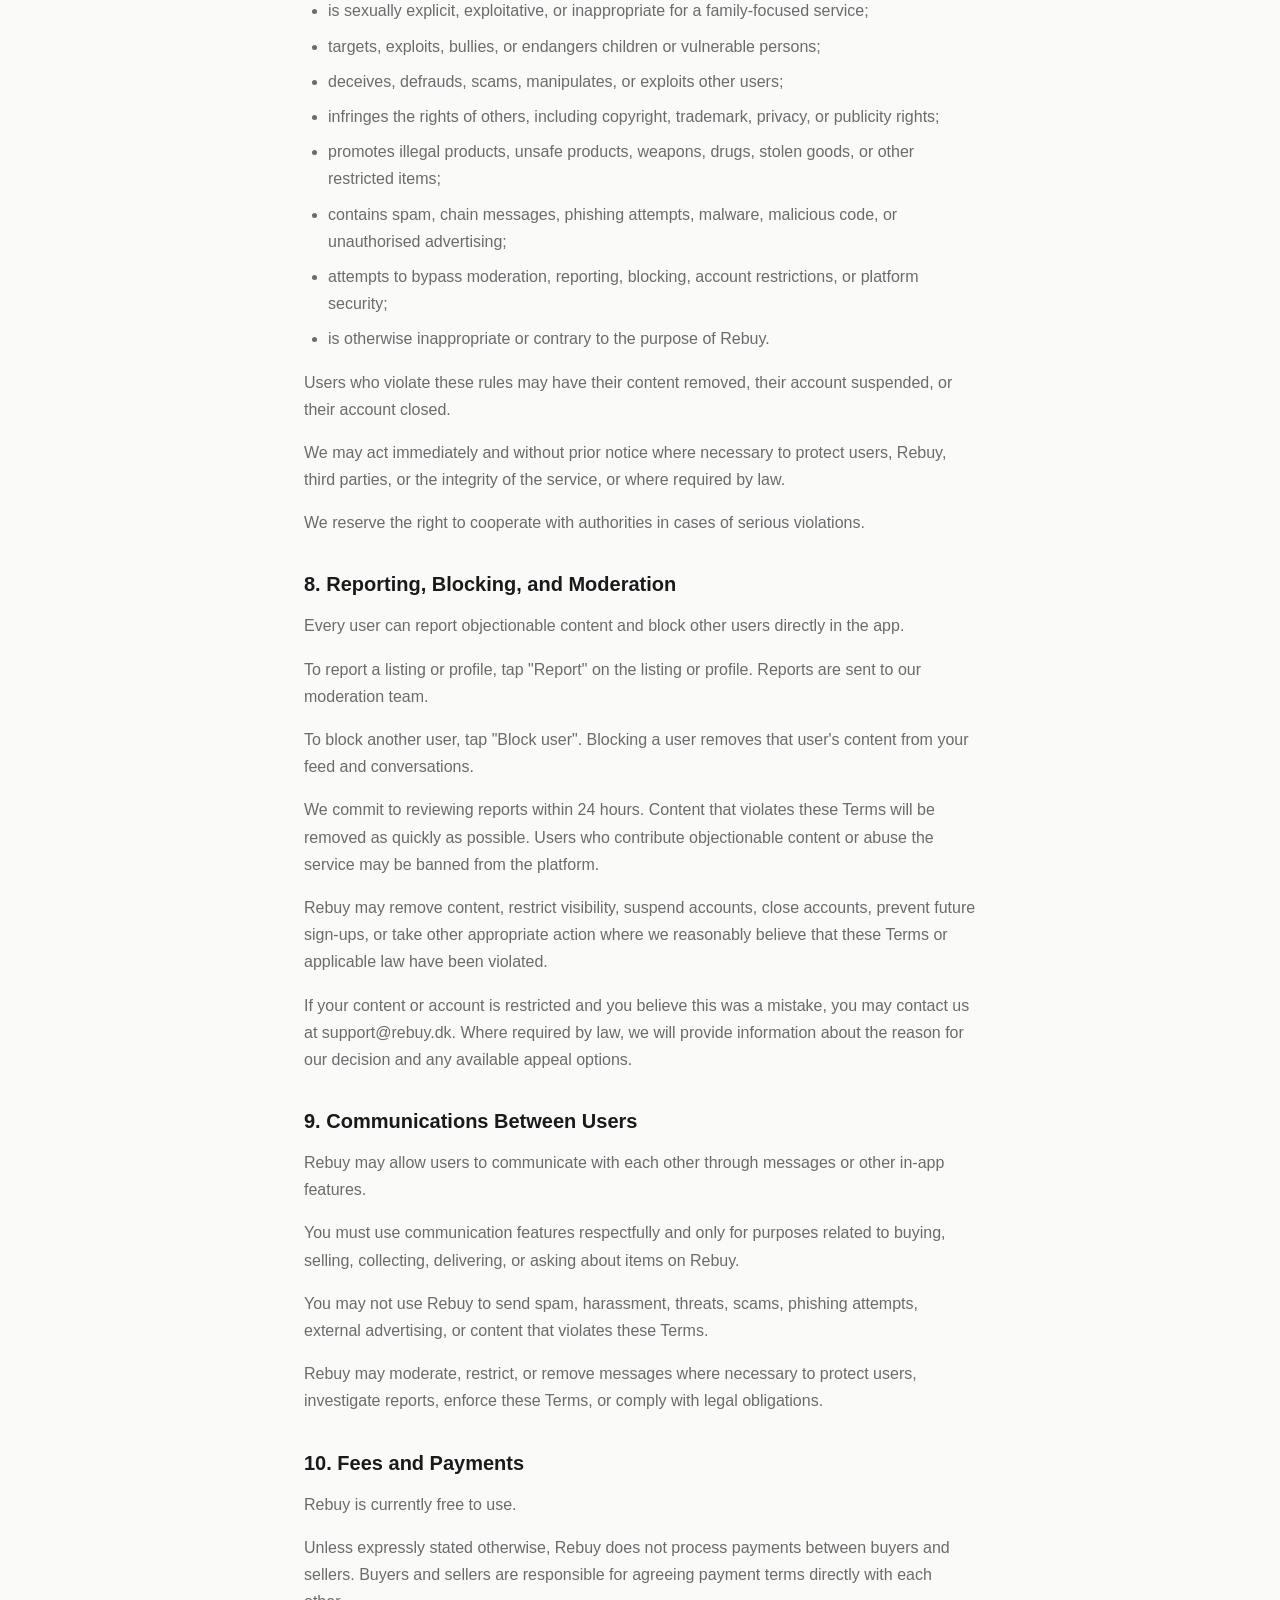
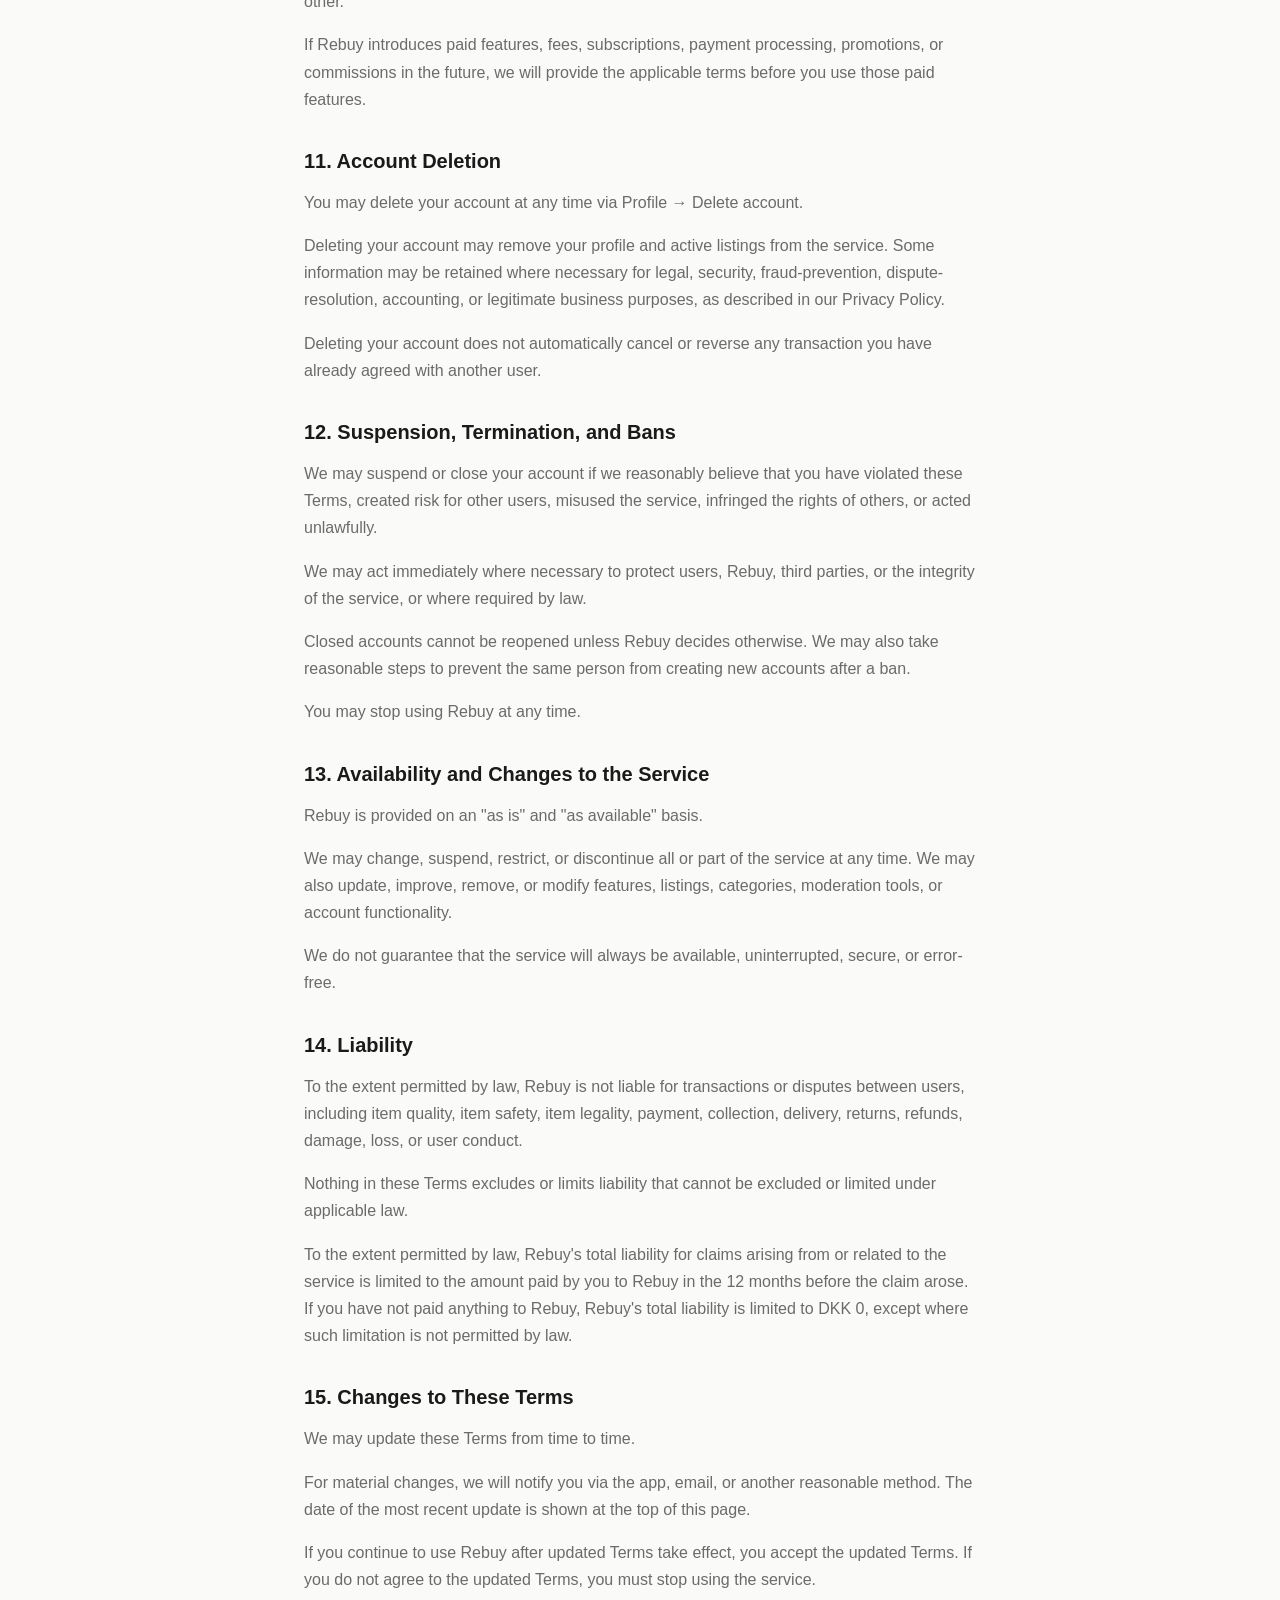
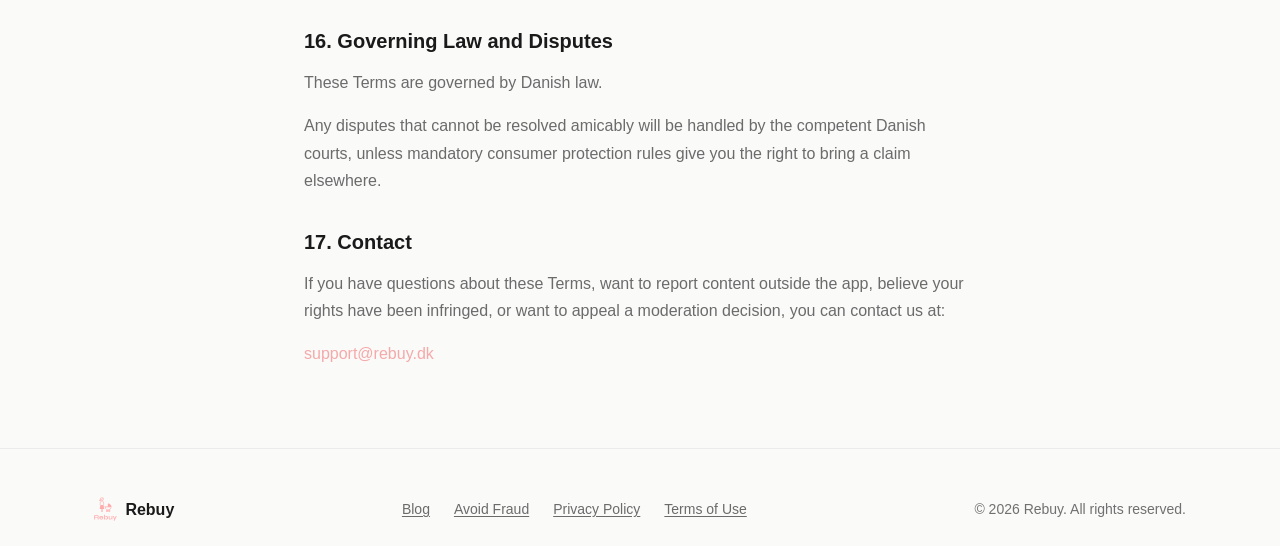
<file: terms.html>
<!DOCTYPE html>
<html lang="da">
<head>
  <meta charset="UTF-8">
  <title>Vilkår og betingelser — Rebuy</title>
  <meta name="robots" content="noindex">
  <link rel="canonical" href="https://rebuy.dk/terms-of-use">
  <meta http-equiv="refresh" content="0; url=/terms-of-use">
  <script>window.location.replace("/terms-of-use");</script>
</head>
<body>
  <p>Denne side er flyttet til <a href="/terms-of-use">rebuy.dk/terms-of-use</a>.</p>
</body>
</html>
</file>
<file: css/styles.css>
/* ==========================================================================
   Rebuy.dk — Design Tokens & Styles
   Matches the iOS app pink theme from DesignTokens.swift
   ========================================================================== */

:root {
  /* Colors — iOS app pink theme */
  --color-primary: #F5A9A9;
  --color-primary-light: #FBCECE;
  --color-primary-dark: #E88888;
  --color-primary-gradient: linear-gradient(135deg, #FBCECE 0%, #F5A9A9 100%);

  --color-bg: #FAFAF9;
  --color-bg-card: #FFFFFF;
  --color-bg-warm: #FFF8F6;

  --color-text: #1A1A1A;
  --color-text-secondary: #6B6B6B;
  --color-text-muted: #707070;

  --color-border: #EBEBEB;

  --color-success: #34C759;
  --color-warning: #FF9500;
  --color-error: #FF3B30;

  /* Typography */
  --font-family: 'Instrument Sans', -apple-system, BlinkMacSystemFont, 'Segoe UI', sans-serif;

  --text-xs: 0.75rem;
  --text-sm: 0.875rem;
  --text-base: 1rem;
  --text-lg: 1.125rem;
  --text-xl: 1.25rem;
  --text-2xl: 1.5rem;
  --text-3xl: 2rem;
  --text-4xl: 2.5rem;
  --text-5xl: 3.25rem;

  /* Spacing — from iOS DesignTokens */
  --space-xxs: 4px;
  --space-xs: 8px;
  --space-sm: 12px;
  --space-md: 16px;
  --space-lg: 24px;
  --space-xl: 32px;
  --space-2xl: 48px;
  --space-3xl: 64px;
  --space-4xl: 96px;

  /* Radius — from iOS DesignTokens */
  --radius-sm: 8px;
  --radius-md: 12px;
  --radius-lg: 16px;
  --radius-xl: 24px;
  --radius-full: 9999px;

  /* Shadows */
  --shadow-sm: 0 1px 2px rgba(0, 0, 0, 0.04);
  --shadow: 0 2px 8px rgba(0, 0, 0, 0.06);
  --shadow-md: 0 4px 16px rgba(0, 0, 0, 0.08);
  --shadow-lg: 0 8px 32px rgba(0, 0, 0, 0.1);
  --shadow-pink: 0 8px 32px rgba(245, 169, 169, 0.3);

  /* Transitions */
  --transition-fast: 150ms ease;
  --transition-base: 250ms ease;
  --transition-slow: 400ms ease;
}

/* ==========================================================================
   Reset & Base
   ========================================================================== */

*,
*::before,
*::after {
  margin: 0;
  padding: 0;
  box-sizing: border-box;
}

html {
  scroll-behavior: smooth;
  -webkit-text-size-adjust: 100%;
}

body {
  font-family: var(--font-family);
  font-size: var(--text-base);
  line-height: 1.6;
  color: var(--color-text);
  background-color: var(--color-bg);
  -webkit-font-smoothing: antialiased;
  -moz-osx-font-smoothing: grayscale;
  overflow-x: hidden;
  -webkit-tap-highlight-color: transparent;
}

img,
svg {
  display: block;
  max-width: 100%;
}

a {
  color: var(--color-primary-dark);
  text-decoration: none;
  transition: color var(--transition-fast);
}

a:hover {
  color: var(--color-text);
}

/* ==========================================================================
   Layout
   ========================================================================== */

.container {
  width: 100%;
  max-width: 1140px;
  margin: 0 auto;
  padding: 0 var(--space-lg);
}

.section {
  padding: var(--space-4xl) 0;
}

/* ==========================================================================
   Header
   ========================================================================== */

.header {
  position: sticky;
  top: 0;
  z-index: 100;
  padding: var(--space-md) 0;
  background: rgba(250, 250, 249, 0.8);
  backdrop-filter: blur(20px);
  -webkit-backdrop-filter: blur(20px);
  border-bottom: 1px solid transparent;
  transition: border-color var(--transition-base);
}

.header--scrolled {
  border-bottom-color: var(--color-border);
}

.header-inner {
  display: flex;
  align-items: center;
  justify-content: space-between;
  gap: var(--space-lg);
}

.header-logo {
  display: flex;
  align-items: center;
  gap: var(--space-sm);
}

.header-logo img {
  height: 40px;
  width: auto;
}

.header-logo-text {
  display: none;
  font-size: var(--text-xl);
  font-weight: 700;
  color: var(--color-text);
  letter-spacing: -0.02em;
}

.header-nav {
  display: flex;
  align-items: center;
  gap: var(--space-lg);
  margin-left: auto;
}

.header-nav a {
  font-size: var(--text-sm);
  font-weight: 600;
  color: var(--color-text-secondary);
}

.header-nav a:hover,
.header-nav a[aria-current="page"],
.header-nav a[aria-current="true"] {
  color: var(--color-text);
}

/* ==========================================================================
   Language Toggle
   ========================================================================== */

.lang-toggle {
  display: inline-flex;
  align-items: center;
  justify-content: center;
  padding: var(--space-xxs) var(--space-sm);
  font-family: var(--font-family);
  font-size: var(--text-sm);
  font-weight: 600;
  color: var(--color-text-secondary);
  background: var(--color-bg-card);
  border: 1.5px solid var(--color-border);
  border-radius: var(--radius-full);
  cursor: pointer;
  transition: all var(--transition-fast);
  letter-spacing: 0.03em;
  line-height: 1;
  min-width: 48px;
  min-height: 48px;
}

.lang-toggle:hover {
  border-color: var(--color-primary);
  color: var(--color-primary-dark);
  background: var(--color-bg-warm);
}

.lang-toggle:active {
  transform: scale(0.96);
}

/* ==========================================================================
   Hero
   ========================================================================== */

.hero {
  padding: var(--space-4xl) 0 var(--space-lg);
  text-align: center;
}

.hero-logo {
  width: 180px;
  height: auto;
  margin: 0 auto var(--space-xl);
  aspect-ratio: 540 / 400;
}

.hero-badge {
  display: inline-block;
  padding: var(--space-xs) var(--space-md);
  background: var(--color-primary-light);
  color: #5C2222;
  font-size: var(--text-sm);
  font-weight: 600;
  border-radius: var(--radius-full);
  margin-bottom: var(--space-lg);
}

.hero h1 {
  font-size: var(--text-5xl);
  font-weight: 700;
  line-height: 1.1;
  letter-spacing: -0.03em;
  color: var(--color-text);
  margin-bottom: var(--space-lg);
  max-width: 700px;
  margin-left: auto;
  margin-right: auto;
  padding: 0 var(--space-lg);
}

.hero-subtitle {
  font-size: var(--text-xl);
  color: var(--color-text-secondary);
  max-width: 560px;
  margin: 0 auto var(--space-2xl);
  line-height: 1.5;
}

/* ==========================================================================
   Cards (Glassmorphism)
   ========================================================================== */

.cards {
  display: grid;
  grid-template-columns: repeat(3, 1fr);
  gap: var(--space-lg);
  padding: var(--space-3xl) 0;
}

.card {
  background: rgba(255, 255, 255, 0.7);
  backdrop-filter: blur(20px);
  -webkit-backdrop-filter: blur(20px);
  border: 1px solid rgba(255, 255, 255, 0.4);
  border-radius: var(--radius-lg);
  padding: var(--space-xl);
  box-shadow: var(--shadow);
  transition: transform var(--transition-base), box-shadow var(--transition-base);
}

.card:hover {
  transform: translateY(-4px);
  box-shadow: var(--shadow-md);
}

.card-icon {
  width: 48px;
  height: 48px;
  display: flex;
  align-items: center;
  justify-content: center;
  background: var(--color-primary-gradient);
  border-radius: var(--radius-md);
  margin-bottom: var(--space-md);
  font-size: 24px;
}

.card h3 {
  font-size: var(--text-lg);
  font-weight: 600;
  margin-bottom: var(--space-xs);
  color: var(--color-text);
}

.card p {
  font-size: var(--text-sm);
  color: var(--color-text-secondary);
  line-height: 1.5;
}

/* ==========================================================================
   Accessibility row (launched) — quiet trust band of feature chips.
   Lists only what both iOS and Android ship: screen reader, voice, contrast.
   ========================================================================== */

.a11y {
  padding: var(--space-xl) 0;
  text-align: center;
}

.a11y h2 {
  font-size: var(--text-2xl);
  font-weight: 600;
  letter-spacing: -0.02em;
}

.a11y-intro {
  max-width: 560px;
  margin: var(--space-xs) auto var(--space-lg);
  font-size: var(--text-base);
  color: var(--color-text-secondary);
  line-height: 1.5;
  padding: 0 var(--space-lg);
}

.a11y-list {
  list-style: none;
  margin: 0;
  padding: 0;
  display: flex;
  flex-wrap: wrap;
  justify-content: center;
  gap: var(--space-sm);
}

/* Shares the feature-card glass surface (translucent white fill + soft white
   edge + --shadow) so the chips read as tiles, not flat buttons. No
   backdrop-blur: there is only flat canvas behind them, so the frosted look
   comes from the fill + border alone — keeps the two-blur rule intact. */
.a11y-pill {
  display: inline-flex;
  align-items: center;
  gap: var(--space-xs);
  padding: var(--space-xs) var(--space-md);
  background: rgba(255, 255, 255, 0.7);
  border: 1px solid rgba(255, 255, 255, 0.4);
  border-radius: var(--radius-full);
  box-shadow: var(--shadow);
  font-size: var(--text-sm);
  font-weight: 600;
  color: var(--color-text);
}

.a11y-pill-icon {
  font-size: var(--text-lg);
  line-height: 1;
}

/* ==========================================================================
   Email Signup (Pre-launch)
   ========================================================================== */

.signup {
  max-width: 500px;
  margin: 0 auto;
  padding: var(--space-xl) var(--space-lg);
  text-align: center;
}

.signup h2 {
  font-size: var(--text-2xl);
  font-weight: 600;
  margin-bottom: var(--space-xs);
  color: var(--color-text);
}

.signup p {
  color: var(--color-text-secondary);
  margin-bottom: var(--space-lg);
}

.signup-form {
  display: flex;
  gap: var(--space-sm);
  justify-content: center;
}

.signup-form input[type="email"] {
  flex: 1;
  padding: var(--space-sm) var(--space-md);
  font-family: var(--font-family);
  font-size: 16px; /* Prevents iOS zoom on focus */
  border: 1.5px solid var(--color-border);
  border-radius: var(--radius-md);
  background: var(--color-bg-card);
  color: var(--color-text);
  outline: none;
  transition: border-color var(--transition-fast);
  min-height: 48px;
}

.signup-form input[type="email"]:focus {
  border-color: var(--color-primary);
  box-shadow: 0 0 0 3px rgba(245, 169, 169, 0.2);
}

.signup-form input[type="email"]::placeholder {
  color: var(--color-text-muted);
}

.signup-success {
  display: none;
  padding: var(--space-md);
  background: rgba(52, 199, 89, 0.1);
  border: 1px solid rgba(52, 199, 89, 0.3);
  border-radius: var(--radius-md);
  color: var(--color-success);
  font-weight: 500;
}

.signup-success.visible {
  display: block;
}

.signup-error {
  margin-top: var(--space-sm);
  padding: var(--space-md);
  background: rgba(255, 59, 48, 0.08);
  border: 1px solid rgba(255, 59, 48, 0.3);
  border-radius: var(--radius-md);
  color: var(--color-error);
  font-weight: 500;
}

/* ==========================================================================
   Contact modal
   ========================================================================== */

.footer-contact-btn {
  font-family: var(--font-family);
  font-size: var(--text-sm);
  color: var(--color-text-secondary);
  background: none;
  border: none;
  padding: 0;
  cursor: pointer;
  text-decoration: underline;
  text-underline-offset: 2px;
}

.footer-contact-btn:hover,
.footer-contact-btn:focus-visible {
  color: var(--color-text);
  outline: none;
}

/* Native <dialog>. The UA keeps it display:none until [open]; we fill the
   viewport, center the card, and render the scrim via ::backdrop. The dialog
   itself is transparent so a click anywhere outside .modal-dialog targets the
   dialog (handled in main.js as a dismiss). */
.modal {
  position: fixed;
  inset: 0;
  width: auto;
  height: auto;
  max-width: none;
  max-height: none;
  margin: 0;
  padding: var(--space-md);
  border: none;
  background: transparent;
  align-items: center;
  justify-content: center;
  z-index: 1000;
}

.modal[open] {
  display: flex;
}

.modal::backdrop {
  background: rgba(0, 0, 0, 0.45);
}

.modal-dialog {
  position: relative;
  width: 100%;
  max-width: 500px;
  max-height: 90vh;
  overflow-y: auto;
  padding: var(--space-xl);
  background: var(--color-bg-card);
  border-radius: var(--radius-lg);
  box-shadow: var(--shadow-lg);
}

.modal-close {
  position: absolute;
  top: var(--space-sm);
  right: var(--space-sm);
  width: 36px;
  height: 36px;
  display: flex;
  align-items: center;
  justify-content: center;
  font-size: 1.75rem;
  line-height: 1;
  color: var(--color-text-secondary);
  background: none;
  border: none;
  border-radius: var(--radius-full);
  cursor: pointer;
  transition: background var(--transition-fast), color var(--transition-fast);
}

.modal-close:hover,
.modal-close:focus-visible {
  background: var(--color-bg-warm);
  color: var(--color-text);
  outline: none;
}

.modal-dialog h2 {
  font-size: var(--text-2xl);
  font-weight: 600;
  margin-bottom: var(--space-xs);
  color: var(--color-text);
  padding-right: var(--space-xl);
}

.modal-dialog > p {
  color: var(--color-text-secondary);
  margin-bottom: var(--space-lg);
}

.contact-form {
  display: flex;
  flex-direction: column;
  gap: var(--space-sm);
}

.contact-form input,
.contact-form textarea {
  width: 100%;
  padding: var(--space-sm) var(--space-md);
  font-family: var(--font-family);
  font-size: 16px; /* Prevents iOS zoom on focus */
  border: 1.5px solid var(--color-border);
  border-radius: var(--radius-md);
  background: var(--color-bg-card);
  color: var(--color-text);
  outline: none;
  transition: border-color var(--transition-fast);
  min-height: 48px;
}

.contact-form textarea {
  resize: vertical;
  min-height: 120px;
  line-height: 1.5;
}

.contact-form input:focus,
.contact-form textarea:focus {
  border-color: var(--color-primary);
  box-shadow: 0 0 0 3px rgba(245, 169, 169, 0.2);
}

.contact-form input::placeholder,
.contact-form textarea::placeholder {
  color: var(--color-text-muted);
}

.contact-form .btn {
  margin-top: var(--space-xs);
  width: 100%;
}

.contact-form.hidden {
  display: none;
}

.contact-success {
  display: none;
  padding: var(--space-md);
  background: rgba(52, 199, 89, 0.1);
  border: 1px solid rgba(52, 199, 89, 0.3);
  border-radius: var(--radius-md);
  color: var(--color-success);
  font-weight: 500;
}

.contact-success.visible {
  display: block;
}

.contact-error {
  margin-top: var(--space-sm);
  padding: var(--space-md);
  background: rgba(255, 59, 48, 0.08);
  border: 1px solid rgba(255, 59, 48, 0.3);
  border-radius: var(--radius-md);
  color: var(--color-error);
  font-weight: 500;
}

/* ==========================================================================
   Buttons
   ========================================================================== */

.btn {
  display: inline-flex;
  align-items: center;
  justify-content: center;
  gap: var(--space-xs);
  padding: var(--space-sm) var(--space-lg);
  font-family: var(--font-family);
  font-size: var(--text-base);
  font-weight: 600;
  border: none;
  border-radius: var(--radius-md);
  cursor: pointer;
  transition: all var(--transition-fast);
  text-decoration: none;
  line-height: 1.4;
  min-height: 48px;
}

.btn-primary {
  background: var(--color-primary-gradient);
  color: var(--color-text);
  box-shadow: var(--shadow-pink);
}

.btn-primary:hover {
  background: var(--color-primary-dark);
  color: var(--color-text);
  transform: translateY(-1px);
  box-shadow: 0 12px 40px rgba(245, 169, 169, 0.4);
}

.btn-primary:active {
  transform: translateY(0);
}

.btn-secondary {
  background: var(--color-bg-card);
  color: var(--color-text);
  border: 1.5px solid var(--color-border);
}

.btn-secondary:hover {
  border-color: var(--color-primary);
  color: var(--color-text);
}

/* ==========================================================================
   Store Buttons (Launched)
   ========================================================================== */

.store-buttons {
  display: flex;
  gap: var(--space-md);
  justify-content: center;
  flex-wrap: wrap;
}

.store-btn {
  /* Resting/hover elevation are local vars so the touch + CTA-variant blocks
     can re-point them without re-declaring the full stack. The inset 1px line
     is an edge highlight (not an elevation tier) that gives the dark fill a
     lit, tactile top edge against the warm canvas. */
  --store-rest-shadow: 0 4px 14px rgba(26, 26, 26, 0.18),
    inset 0 1px 0 rgba(255, 255, 255, 0.14);
  --store-hover-shadow: 0 10px 26px rgba(26, 26, 26, 0.28),
    inset 0 1px 0 rgba(255, 255, 255, 0.18);

  position: relative;
  display: inline-flex;
  align-items: center;
  gap: var(--space-sm);
  padding: 10px var(--space-lg);
  /* Near-black vertical gradient (not the brand pink gradient) reads as a
     premium, top-lit surface vs. the old flat ink fill. */
  background: linear-gradient(180deg, #2A2A2A 0%, #161616 100%);
  color: #FFFFFF;
  border: 1px solid rgba(0, 0, 0, 0.55);
  border-radius: var(--radius-md);
  font-size: var(--text-sm);
  font-weight: 500;
  box-shadow: var(--store-rest-shadow);
  transition: transform var(--transition-base),
    box-shadow var(--transition-base), filter var(--transition-base);
  text-decoration: none;
  min-height: 52px;
  -webkit-tap-highlight-color: transparent;
}

.store-btn:hover {
  transform: translateY(-3px);
  filter: brightness(1.12);
  box-shadow: var(--store-hover-shadow);
}

.store-btn:active {
  transform: translateY(-1px);
  filter: brightness(1.04);
  box-shadow: 0 3px 10px rgba(26, 26, 26, 0.22),
    inset 0 1px 0 rgba(255, 255, 255, 0.12);
}

.store-btn:focus-visible {
  outline: 3px solid rgba(245, 169, 169, 0.55);
  outline-offset: 2px;
}

.store-btn svg {
  width: 26px;
  height: 26px;
  flex-shrink: 0;
}

.store-btn-text {
  display: flex;
  flex-direction: column;
  text-align: left;
  line-height: 1.15;
}

.store-btn-label {
  font-size: var(--text-xs);
  font-weight: 400;
  opacity: 0.72;
}

.store-btn-name {
  font-size: var(--text-base);
  font-weight: 600;
  letter-spacing: -0.01em;
}

/* ==========================================================================
   App Showcase (Launched)
   ========================================================================== */

/* ==========================================================================
   How it works — 3-step buy/sell strip (launched mode)
   ========================================================================== */

.howitworks {
  padding: var(--space-3xl) 0 var(--space-2xl);
  text-align: center;
}

.howitworks h2 {
  font-size: var(--text-3xl);
  font-weight: 700;
  letter-spacing: -0.02em;
  color: var(--color-text);
  margin-bottom: var(--space-sm);
}

.howitworks-subtitle {
  max-width: 560px;
  margin: 0 auto var(--space-xl);
  font-size: var(--text-lg);
  color: var(--color-text-secondary);
  line-height: 1.5;
  padding: 0 var(--space-lg);
}

/* Buy / Sell segmented control — mirrors .platform-tabs */
.flow-tabs {
  display: inline-flex;
  align-items: center;
  gap: var(--space-xxs);
  padding: var(--space-xxs);
  margin: 0 auto var(--space-2xl);
  background: var(--color-bg-card);
  border: 1.5px solid var(--color-border);
  border-radius: var(--radius-full);
  box-shadow: var(--shadow-sm);
}

.flow-tab {
  padding: var(--space-xs) var(--space-lg);
  font-family: var(--font-family);
  font-size: var(--text-sm);
  font-weight: 600;
  color: var(--color-text-secondary);
  background: transparent;
  border: none;
  border-radius: var(--radius-full);
  cursor: pointer;
  transition: all var(--transition-fast);
  min-height: 40px;
}

.flow-tab:hover {
  color: var(--color-text);
}

.flow-tab[aria-selected="true"] {
  background: var(--color-text);
  color: #FFFFFF;
  box-shadow: 0 2px 8px rgba(26, 26, 26, 0.18);
}

.flow-panel[hidden] {
  display: none;
}

/* 3-step grid of feature cards — <ol> kept semantic; .step-card-num is decorative.
   .step-card layers onto the shared .card surface (glass fill, blur, shadow, hover). */
.howitworks-steps {
  list-style: none;
  margin: 0;
  padding: 0;
  display: grid;
  grid-template-columns: repeat(3, 1fr);
  gap: var(--space-lg);
}

.step-card {
  text-align: left;
}

.step-card-head {
  display: flex;
  align-items: center;
  justify-content: space-between;
  margin-bottom: var(--space-md);
}

/* The icon tile already carries its own bottom margin in feature cards;
   inside the step-card head it sits in a row, so drop it. */
.step-card .card-icon {
  margin-bottom: 0;
}

.step-card-num {
  font-size: var(--text-4xl);
  font-weight: 700;
  line-height: 1;
  letter-spacing: -0.03em;
  color: var(--color-primary);
}

.step-card h3 {
  font-size: var(--text-lg);
  font-weight: 600;
  color: var(--color-text);
  margin-bottom: var(--space-xs);
}

.step-card p {
  margin: 0;
  font-size: var(--text-sm);
  color: var(--color-text-secondary);
  line-height: 1.5;
}

.showcase {
  padding: var(--space-3xl) 0 var(--space-2xl);
  text-align: center;
}

.showcase h2 {
  font-size: var(--text-3xl);
  font-weight: 700;
  letter-spacing: -0.02em;
  color: var(--color-text);
  margin-bottom: var(--space-sm);
}

.showcase-subtitle {
  max-width: 560px;
  margin: 0 auto var(--space-2xl);
  font-size: var(--text-lg);
  color: var(--color-text-secondary);
  line-height: 1.5;
  padding: 0 var(--space-lg);
}

.phone-gallery {
  display: flex;
  gap: var(--space-xl);
  overflow-x: auto;
  scroll-snap-type: x mandatory;
  scroll-padding-inline: max(var(--space-lg), calc((100vw - 1140px) / 2));
  padding: var(--space-md) max(var(--space-lg), calc((100vw - 1140px) / 2)) var(--space-2xl);
  -webkit-overflow-scrolling: touch;
  scrollbar-width: none;
}

.phone-gallery::-webkit-scrollbar {
  display: none;
}

.phone-card {
  flex: 0 0 240px;
  scroll-snap-align: center;
  display: flex;
  flex-direction: column;
  align-items: center;
  text-align: center;
}

/* CSS-rendered device frame. The same .phone-frame shell works for both
   platforms — the cutout (Dynamic Island vs Pixel punch-hole) is rendered
   via the inner ::before so it sits on top of the screenshot. */
.phone-frame {
  --phone-bezel: 8px;
  --phone-radius-outer: 36px;
  --phone-radius-inner: 28px;
  position: relative;
  width: 100%;
  aspect-ratio: 9 / 19.5;
  padding: var(--phone-bezel);
  background: #111111;
  border-radius: var(--phone-radius-outer);
  box-shadow:
    0 0 0 1px rgba(0, 0, 0, 0.6) inset,
    0 0 0 2px rgba(255, 255, 255, 0.04) inset,
    0 18px 36px rgba(26, 26, 26, 0.18),
    0 4px 10px rgba(26, 26, 26, 0.08);
  transition: transform var(--transition-base), box-shadow var(--transition-base);
}

.phone-frame picture,
.phone-frame img {
  display: block;
  width: 100%;
  height: 100%;
  object-fit: cover;
  border-radius: var(--phone-radius-inner);
  background: var(--color-bg);
}

/* iOS — Dynamic Island */
.phone-frame--ios::before {
  content: "";
  position: absolute;
  top: calc(var(--phone-bezel) + 8px);
  left: 50%;
  transform: translateX(-50%);
  width: 32%;
  height: 22px;
  background: #000;
  border-radius: 999px;
  z-index: 1;
}

/* Android — centered punch-hole camera */
.phone-frame--android::before {
  content: "";
  position: absolute;
  top: calc(var(--phone-bezel) + 6px);
  left: 50%;
  transform: translateX(-50%);
  width: 9px;
  height: 9px;
  background: #000;
  border-radius: 50%;
  z-index: 1;
}

.phone-card:hover .phone-frame {
  transform: translateY(-6px);
  box-shadow:
    0 0 0 1px rgba(0, 0, 0, 0.6) inset,
    0 0 0 2px rgba(255, 255, 255, 0.04) inset,
    0 24px 44px rgba(26, 26, 26, 0.22),
    0 6px 14px rgba(26, 26, 26, 0.1);
}

.phone-card figcaption {
  margin-top: var(--space-lg);
  max-width: 240px;
}

.phone-card figcaption h3 {
  font-size: var(--text-base);
  font-weight: 600;
  color: var(--color-text);
  margin-bottom: var(--space-xxs);
}

.phone-card figcaption p {
  font-size: var(--text-sm);
  color: var(--color-text-secondary);
  line-height: 1.45;
}

@media (hover: none) {
  .phone-card:hover .phone-frame {
    transform: none;
  }
}

/* Platform tabs sit above the gallery and toggle which platform's
   gallery is visible. Auto-default is set in JS from the User-Agent. */
.platform-tabs {
  display: inline-flex;
  align-items: center;
  gap: var(--space-xxs);
  padding: var(--space-xxs);
  margin: 0 auto var(--space-2xl);
  background: var(--color-bg-card);
  border: 1.5px solid var(--color-border);
  border-radius: var(--radius-full);
  box-shadow: var(--shadow-sm);
}

.platform-tab {
  display: inline-flex;
  align-items: center;
  gap: var(--space-xs);
  padding: var(--space-xs) var(--space-md);
  font-family: var(--font-family);
  font-size: var(--text-sm);
  font-weight: 600;
  color: var(--color-text-secondary);
  background: transparent;
  border: none;
  border-radius: var(--radius-full);
  cursor: pointer;
  transition: all var(--transition-fast);
  min-height: 40px;
}

.platform-tab svg {
  width: 16px;
  height: 16px;
}

.platform-tab:hover {
  color: var(--color-text);
}

.platform-tab[aria-selected="true"] {
  background: var(--color-text);
  color: #FFFFFF;
  box-shadow: 0 2px 8px rgba(26, 26, 26, 0.18);
}

.phone-gallery[hidden] {
  display: none;
}

/* Desktop (≥1140px): all five screens fit inside the container, so drop the
   horizontal scroll/snap and let the cards shrink to share one centered row.
   Previously the 5th card overflowed behind a hidden scrollbar with no cue it
   was there. Touch/tablet (<1140px) keep the swipe carousel defined above. */
@media (min-width: 1140px) {
  .phone-gallery {
    max-width: 1140px;
    margin-inline: auto;
    overflow: visible;
    justify-content: center;
    scroll-snap-type: none;
    padding-inline: var(--space-lg);
    gap: var(--space-lg);
  }

  .phone-card {
    flex: 0 1 216px;
  }
}

/* ==========================================================================
   CTA Section (Launched)
   ========================================================================== */

.cta {
  background: var(--color-primary-gradient);
  border-radius: var(--radius-xl);
  padding: var(--space-3xl) var(--space-xl);
  text-align: center;
  margin: var(--space-3xl) 0;
}

.cta h2 {
  font-size: var(--text-3xl);
  font-weight: 700;
  color: var(--color-text);
  margin-bottom: var(--space-sm);
}

.cta p {
  font-size: var(--text-lg);
  /* Ink headline + burgundy body on the pink gradient — DESIGN.md "ink on pink"
     rule. White (the old value) measured ~1.4–1.9:1 and failed WCAG AA. */
  color: #5C2222;
  margin-bottom: var(--space-xl);
}

.cta .store-btn {
  /* White-on-pink variant: lighter drop + a white inset highlight, and a
     hairline ink border so the white pill stays crisp on the gradient. */
  --store-rest-shadow: 0 4px 14px rgba(26, 26, 26, 0.10),
    inset 0 1px 0 rgba(255, 255, 255, 0.6);
  --store-hover-shadow: 0 10px 26px rgba(26, 26, 26, 0.16),
    inset 0 1px 0 rgba(255, 255, 255, 0.6);
  background: #FFFFFF;
  color: var(--color-text);
  border-color: rgba(26, 26, 26, 0.06);
}

.cta .store-btn:hover {
  /* No brightness filter here — it would lighten the ink label. Darken the
     fill instead, keeping the shared lift + shadow from .store-btn:hover. */
  background: #FAFAF9;
  color: var(--color-text);
  filter: none;
}

.cta .store-btn:active {
  filter: none;
}

/* ==========================================================================
   Blog
   ========================================================================== */

.blog-hero {
  padding: var(--space-4xl) 0 var(--space-2xl);
  text-align: center;
}

.blog-hero h1 {
  max-width: 760px;
  margin: 0 auto var(--space-md);
  font-size: var(--text-5xl);
  line-height: 1.08;
  letter-spacing: -0.03em;
}

.blog-hero p:last-child {
  max-width: 620px;
  margin: 0 auto;
  font-size: var(--text-xl);
  color: var(--color-text-secondary);
  line-height: 1.5;
}

.eyebrow {
  margin-bottom: var(--space-md);
  font-size: var(--text-sm);
  font-weight: 700;
  color: var(--color-primary-dark);
  text-transform: uppercase;
}

.blog-list-section {
  padding: 0 0 var(--space-4xl);
}

.blog-card {
  display: grid;
  grid-template-columns: minmax(260px, 0.8fr) 1fr;
  gap: var(--space-xl);
  align-items: center;
  max-width: 920px;
  margin: 0 auto;
  padding: var(--space-lg);
  background: var(--color-bg-card);
  border: 1px solid var(--color-border);
  border-radius: var(--radius-sm);
  box-shadow: var(--shadow);
}

.blog-card-image {
  display: block;
  overflow: hidden;
  border-radius: var(--radius-sm);
  aspect-ratio: 4 / 3;
  background: var(--color-bg-warm);
}

.blog-card-image img {
  width: 100%;
  height: 100%;
  object-fit: cover;
}

.blog-card-body h2 {
  margin-bottom: var(--space-sm);
  font-size: var(--text-2xl);
  line-height: 1.2;
}

.blog-card-body h2 a {
  color: var(--color-text);
}

.blog-card-body p:not(.post-meta) {
  margin-bottom: var(--space-md);
  color: var(--color-text-secondary);
}

.post-meta {
  margin-bottom: var(--space-sm);
  font-size: var(--text-sm);
  font-weight: 600;
  color: var(--color-text-muted);
}

.read-more,
.back-link {
  font-size: var(--text-base);
  font-weight: 700;
  color: var(--color-primary-dark);
}

.back-link {
  display: inline-flex;
  align-items: center;
  min-height: 40px;
  padding: var(--space-xs) var(--space-sm);
}

.back-link::before {
  content: "\2190";
  margin-right: var(--space-xs);
}

.post-header {
  padding: var(--space-4xl) 0 var(--space-2xl);
  text-align: center;
}

.post-header-inner {
  max-width: 880px;
}

.post-header .back-link {
  margin-bottom: var(--space-lg);
}

.post-header h1 {
  max-width: 820px;
  margin: 0 auto var(--space-lg);
  font-size: var(--text-5xl);
  line-height: 1.08;
  letter-spacing: -0.03em;
}

.post-dek {
  max-width: 700px;
  margin: 0 auto;
  font-size: var(--text-xl);
  line-height: 1.5;
  color: var(--color-text-secondary);
}

.post-hero-image {
  width: min(1040px, calc(100% - 48px));
  margin: 0 auto var(--space-3xl);
  overflow: hidden;
  border-radius: var(--radius-sm);
  background: var(--color-bg-warm);
}

.post-hero-image img {
  width: 100%;
  max-height: 680px;
  object-fit: cover;
  object-position: center;
}

.post-content {
  max-width: 720px;
  margin: 0 auto;
  padding: 0 var(--space-lg) var(--space-4xl);
}

.post-content p,
.post-content li {
  font-size: var(--text-lg);
  line-height: 1.75;
  color: var(--color-text-secondary);
}

.post-content p {
  margin-bottom: var(--space-lg);
}

.post-content h2 {
  margin: var(--space-2xl) 0 var(--space-md);
  font-size: var(--text-2xl);
  line-height: 1.2;
  color: var(--color-text);
}

.post-content ul {
  margin: 0 0 var(--space-lg) var(--space-lg);
}

.post-content li + li {
  margin-top: var(--space-sm);
}

.post-cta {
  margin-top: var(--space-3xl);
  padding: var(--space-xl);
  background: var(--color-bg-card);
  border: 1px solid var(--color-border);
  border-radius: var(--radius-sm);
  box-shadow: var(--shadow);
}

.post-cta h2 {
  margin-top: 0;
}

.post-cta p {
  font-size: var(--text-base);
}

/* The blog CTA is a left-aligned editorial surface, so the store buttons align
   with the copy above them rather than centering like the homepage hero/CTA. */
.post-cta .store-buttons {
  justify-content: flex-start;
  margin-top: var(--space-lg);
}

/* ==========================================================================
   Footer
   ========================================================================== */

.footer {
  padding: var(--space-2xl) 0;
  border-top: 1px solid var(--color-border);
}

.footer-inner {
  display: flex;
  align-items: center;
  justify-content: space-between;
  flex-wrap: wrap;
  gap: var(--space-md);
}

.footer-logo {
  display: flex;
  align-items: center;
  gap: var(--space-xs);
}

.footer-logo img {
  height: 24px;
  width: auto;
}

.footer-logo-text {
  font-weight: 600;
  color: var(--color-text);
}

.footer-links {
  display: flex;
  gap: var(--space-lg);
}

.footer-links a {
  font-size: var(--text-sm);
  color: var(--color-text-secondary);
  text-decoration: underline;
  text-underline-offset: 2px;
}

.footer-links a:hover {
  color: var(--color-text);
}

.footer-copyright {
  font-size: var(--text-sm);
  color: var(--color-text-muted);
}

/* ==========================================================================
   Animations
   ========================================================================== */

@keyframes fadeInUp {
  from {
    opacity: 0;
    transform: translateY(20px);
  }
  to {
    opacity: 1;
    transform: translateY(0);
  }
}

@keyframes float {
  0%, 100% {
    transform: translateY(0);
  }
  50% {
    transform: translateY(-10px);
  }
}

@keyframes pulse {
  0%, 100% {
    opacity: 1;
  }
  50% {
    opacity: 0.7;
  }
}

/* Scroll-reveal is gated on the `js` class (set inline in <head> before paint).
   Without JS the class is never added, so [data-animate] sections stay fully
   visible instead of being stuck at opacity:0. */
.js [data-animate] {
  opacity: 0;
  transform: translateY(20px);
  transition: opacity var(--transition-slow), transform var(--transition-slow);
}

.js [data-animate].visible {
  opacity: 1;
  transform: translateY(0);
}

[data-animate-delay="1"] {
  transition-delay: 100ms;
}

[data-animate-delay="2"] {
  transition-delay: 200ms;
}

[data-animate-delay="3"] {
  transition-delay: 300ms;
}

.hero-logo {
  animation: float 4s ease-in-out infinite;
}

/* ==========================================================================
   Utilities
   ========================================================================== */

.hidden {
  display: none !important;
}

.text-center {
  text-align: center;
}

/* ==========================================================================
   Touch Devices — disable hover lift effects
   ========================================================================== */

@media (hover: none) {
  .card:hover {
    transform: none;
    box-shadow: var(--shadow);
  }

  .store-btn:hover {
    transform: none;
    filter: none;
    box-shadow: var(--store-rest-shadow);
  }

  .btn-primary:hover {
    transform: none;
  }
}

/* ==========================================================================
   Responsive — Tablet (≤ 900px)
   ========================================================================== */

@media (max-width: 900px) {
  .cards,
  .howitworks-steps {
    grid-template-columns: 1fr;
    max-width: 480px;
    margin: 0 auto;
  }

  .hero h1 {
    font-size: var(--text-4xl);
  }

  .cta h2 {
    font-size: var(--text-2xl);
  }

  .blog-hero h1,
  .post-header h1 {
    font-size: var(--text-4xl);
  }

  .blog-card {
    grid-template-columns: 1fr;
    max-width: 620px;
  }
}

/* ==========================================================================
   Responsive — Mobile (≤ 640px)
   ========================================================================== */

@media (max-width: 640px) {
  .container {
    padding: 0 var(--space-md);
  }

  .hero {
    padding: var(--space-2xl) 0 var(--space-xl);
  }

  .hero h1 {
    font-size: var(--text-3xl);
    padding: 0 var(--space-md);
    word-break: break-word;
    overflow-wrap: break-word;
    hyphens: auto;
  }

  .hero-subtitle {
    font-size: var(--text-base);
    padding: 0 var(--space-md);
  }

  .hero-logo {
    width: 120px;
    margin-bottom: var(--space-lg);
  }

  .hero-badge {
    margin-bottom: var(--space-md);
  }

  .cards {
    padding: var(--space-xl) 0;
    gap: var(--space-md);
  }

  .card {
    padding: var(--space-lg);
  }

  .signup {
    padding: var(--space-xl) var(--space-md);
  }

  .signup h2 {
    font-size: var(--text-xl);
  }

  .signup-form {
    flex-direction: column;
  }

  .signup-form .btn {
    width: 100%;
  }

  .store-buttons {
    flex-direction: column;
    align-items: center;
  }

  .store-btn {
    justify-content: center;
    width: 90%;
    max-width: 360px;
  }

  .cta {
    padding: var(--space-xl) var(--space-md);
    border-radius: var(--radius-lg);
    margin: var(--space-xl) 0;
  }

  .cta h2 {
    font-size: var(--text-xl);
  }

  .cta p {
    font-size: var(--text-base);
  }

  .header-inner {
    gap: var(--space-md);
  }

  .header-nav {
    gap: var(--space-md);
  }

  .blog-hero {
    padding: var(--space-2xl) 0 var(--space-xl);
  }

  .blog-hero h1,
  .post-header h1 {
    font-size: var(--text-3xl);
    overflow-wrap: break-word;
  }

  .blog-hero p:last-child,
  .post-dek,
  .post-content p,
  .post-content li {
    font-size: var(--text-base);
  }

  .blog-list-section {
    padding-bottom: var(--space-2xl);
  }

  .blog-card {
    padding: var(--space-md);
    gap: var(--space-lg);
  }

  .post-header {
    padding: var(--space-2xl) 0 var(--space-xl);
  }

  .post-hero-image {
    width: calc(100% - 32px);
    margin-bottom: var(--space-xl);
  }

  .post-content {
    padding: 0 var(--space-md) var(--space-2xl);
  }

  .post-cta {
    padding: var(--space-lg);
  }

  .footer {
    padding: var(--space-lg) 0;
  }

  .footer-inner {
    flex-direction: column;
    text-align: center;
    gap: var(--space-sm);
  }

  .footer-links {
    flex-wrap: wrap;
    justify-content: center;
    gap: var(--space-md);
  }

  .modal-dialog {
    padding: var(--space-lg);
  }

  .modal-dialog h2 {
    font-size: var(--text-xl);
  }
}

/* ==========================================================================
   Responsive — Small Mobile (≤ 380px, iPhone SE)
   ========================================================================== */

@media (max-width: 380px) {
  .hero h1 {
    font-size: 1.625rem;
  }

  .hero-subtitle {
    font-size: var(--text-sm);
  }

  .hero-logo {
    width: 100px;
  }

  .header-logo-text {
    font-size: var(--text-base);
  }

  .card-icon {
    width: 40px;
    height: 40px;
    font-size: 20px;
  }

  .store-btn {
    padding: var(--space-sm) var(--space-md);
  }
}

/* ==========================================================================
   Safe Area — Notched devices (iPhone X+)
   ========================================================================== */

@supports (padding: env(safe-area-inset-bottom)) {
  .header {
    padding-left: env(safe-area-inset-left);
    padding-right: env(safe-area-inset-right);
  }

  .footer {
    padding-bottom: calc(var(--space-lg) + env(safe-area-inset-bottom));
  }
}

/* ==========================================================================
   Reduced Motion
   ========================================================================== */

@media (prefers-reduced-motion: reduce) {
  *,
  *::before,
  *::after {
    animation-duration: 0.01ms !important;
    animation-iteration-count: 1 !important;
    transition-duration: 0.01ms !important;
  }

  html {
    scroll-behavior: auto;
  }

  .js [data-animate] {
    opacity: 1;
    transform: none;
  }

  .hero-logo {
    animation: none;
  }
}

/* ==========================================================================
   FAQ (prelaunch)
   ========================================================================== */

.faq {
  padding: var(--space-3xl) 0;
}

.faq h2 {
  font-size: var(--text-3xl);
  font-weight: 700;
  text-align: center;
  margin-bottom: var(--space-xl);
  letter-spacing: -0.02em;
}

.faq-list {
  max-width: 720px;
  margin: 0 auto;
  display: flex;
  flex-direction: column;
  gap: var(--space-sm);
}

.faq-item {
  background: var(--color-bg-card);
  border: 1px solid var(--color-border);
  border-radius: var(--radius-md);
  padding: var(--space-md) var(--space-lg);
  transition: border-color var(--transition-fast);
}

.faq-item[open] {
  border-color: var(--color-primary-light);
}

.faq-item summary {
  font-weight: 600;
  font-size: var(--text-lg);
  color: var(--color-text);
  cursor: pointer;
  list-style: none;
  display: flex;
  align-items: center;
  justify-content: space-between;
  gap: var(--space-md);
  padding: var(--space-xs) 0;
  min-height: 32px;
}

.faq-item summary::-webkit-details-marker {
  display: none;
}

.faq-item summary::after {
  content: "+";
  font-size: var(--text-2xl);
  font-weight: 400;
  color: var(--color-primary-dark);
  line-height: 1;
  flex-shrink: 0;
}

.faq-item[open] summary::after {
  content: "−";
}

.faq-item p {
  margin-top: var(--space-sm);
  color: var(--color-text-secondary);
  line-height: 1.6;
}

@media (max-width: 640px) {
  .a11y {
    padding: var(--space-lg) 0;
  }

  .a11y h2 {
    font-size: var(--text-xl);
    padding: 0 var(--space-md);
  }

  .faq {
    padding: var(--space-xl) 0;
  }

  .faq h2 {
    font-size: var(--text-2xl);
    padding: 0 var(--space-md);
  }

  .faq-item {
    padding: var(--space-sm) var(--space-md);
  }

  .faq-item summary {
    font-size: var(--text-base);
  }
}

/* ==========================================================================
   Prelaunch — waitlist counter, error CTA, benefits grid
   ========================================================================== */

/* .signup-counter visibility is driven by the `hidden` attribute (set/cleared
   by main.js based on Appwrite count). No `display:` here so `hidden` works. */
.signup-counter {
  margin: var(--space-md) auto var(--space-lg);
  padding: var(--space-xs) var(--space-md);
  background: var(--color-bg-warm);
  border-radius: var(--radius-full);
  color: var(--color-text);
  font-size: var(--text-sm);
  font-weight: 500;
  text-align: center;
  width: fit-content;
  max-width: 100%;
}

.signup-counter strong {
  font-weight: 700;
  color: var(--color-primary-dark);
}

/* .signup-error visibility is driven by the `hidden` attribute (HTML default
   display: none). We only style the visible state — no `display: block` here
   so the `hidden` attribute keeps the element off-screen as expected. */
.signup-error {
  margin-top: var(--space-md);
  padding: var(--space-sm) var(--space-md);
  background: rgba(255, 59, 48, 0.08);
  border-radius: var(--radius-md);
  color: var(--color-error);
  font-size: var(--text-sm);
  text-align: center;
}

.signup-error-link {
  background: none;
  border: none;
  padding: 0;
  font: inherit;
  color: var(--color-primary-dark);
  text-decoration: underline;
  cursor: pointer;
}

.signup-error-link:hover {
  color: var(--color-text);
}

.waitlist-benefits {
  padding: var(--space-3xl) 0;
}

.waitlist-benefits h2 {
  font-size: var(--text-3xl);
  font-weight: 700;
  text-align: center;
  margin-bottom: var(--space-xl);
  letter-spacing: -0.02em;
}

.waitlist-benefits-list {
  list-style: none;
  padding: 0;
  margin: 0 auto;
  max-width: 960px;
  display: grid;
  grid-template-columns: repeat(3, 1fr);
  gap: var(--space-lg);
}

.waitlist-benefits-list li {
  background: var(--color-bg-card);
  border: 1px solid var(--color-border);
  border-radius: var(--radius-lg);
  padding: var(--space-xl);
  text-align: left;
}

.waitlist-benefit-icon {
  display: inline-flex;
  align-items: center;
  justify-content: center;
  width: 48px;
  height: 48px;
  background: var(--color-primary-gradient);
  border-radius: var(--radius-md);
  font-size: 24px;
  margin-bottom: var(--space-md);
}

.waitlist-benefits-list h3 {
  font-size: var(--text-lg);
  font-weight: 600;
  margin-bottom: var(--space-xs);
  color: var(--color-text);
}

.waitlist-benefits-list p {
  font-size: var(--text-sm);
  color: var(--color-text-secondary);
  line-height: 1.5;
}

@media (max-width: 900px) {
  .waitlist-benefits-list {
    grid-template-columns: 1fr;
    max-width: 480px;
  }
}

@media (max-width: 640px) {
  .waitlist-benefits {
    padding: var(--space-xl) 0;
  }

  .waitlist-benefits h2 {
    font-size: var(--text-2xl);
    padding: 0 var(--space-md);
  }

  .waitlist-benefits-list li {
    padding: var(--space-lg);
  }
}

/* ==========================================================================
   Focus Styles (Accessibility)
   ========================================================================== */

:focus-visible {
  outline: 2px solid var(--color-primary);
  outline-offset: 2px;
}

input:focus-visible {
  outline: none;
}
</file>
